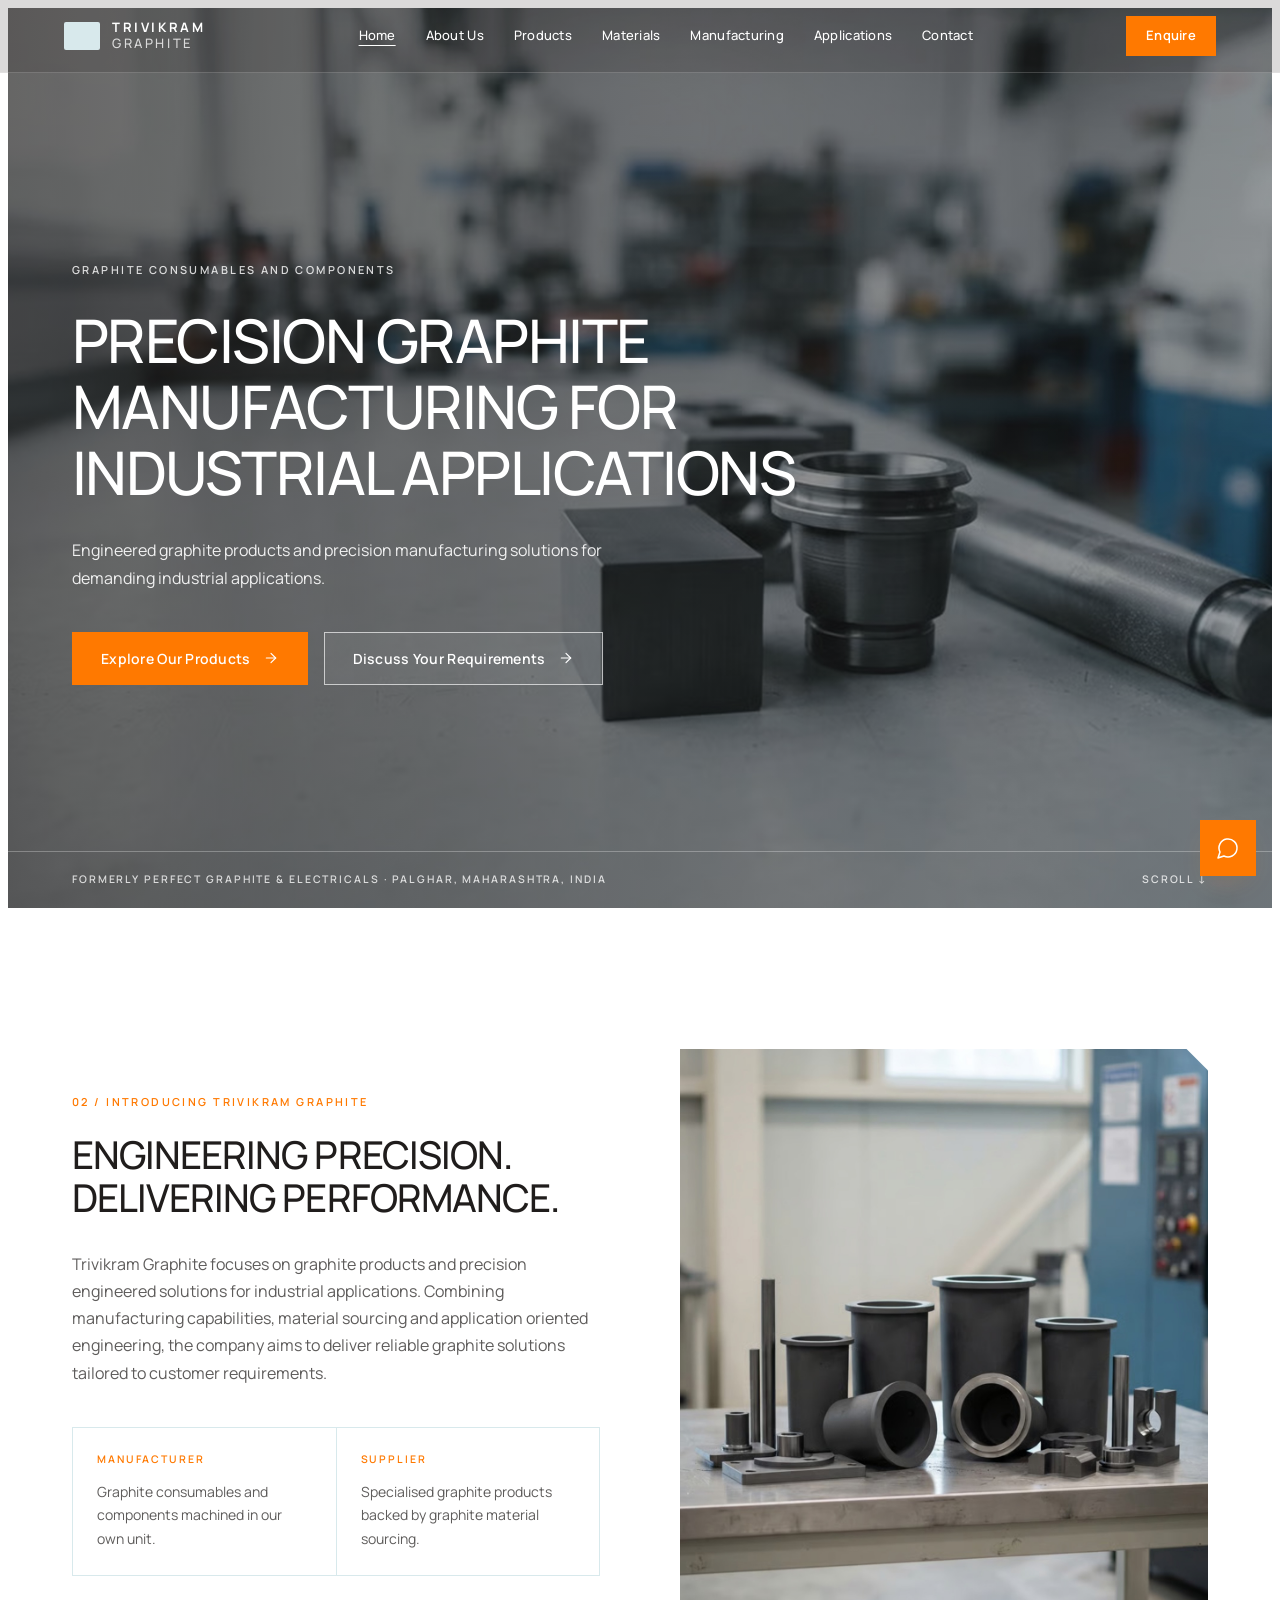
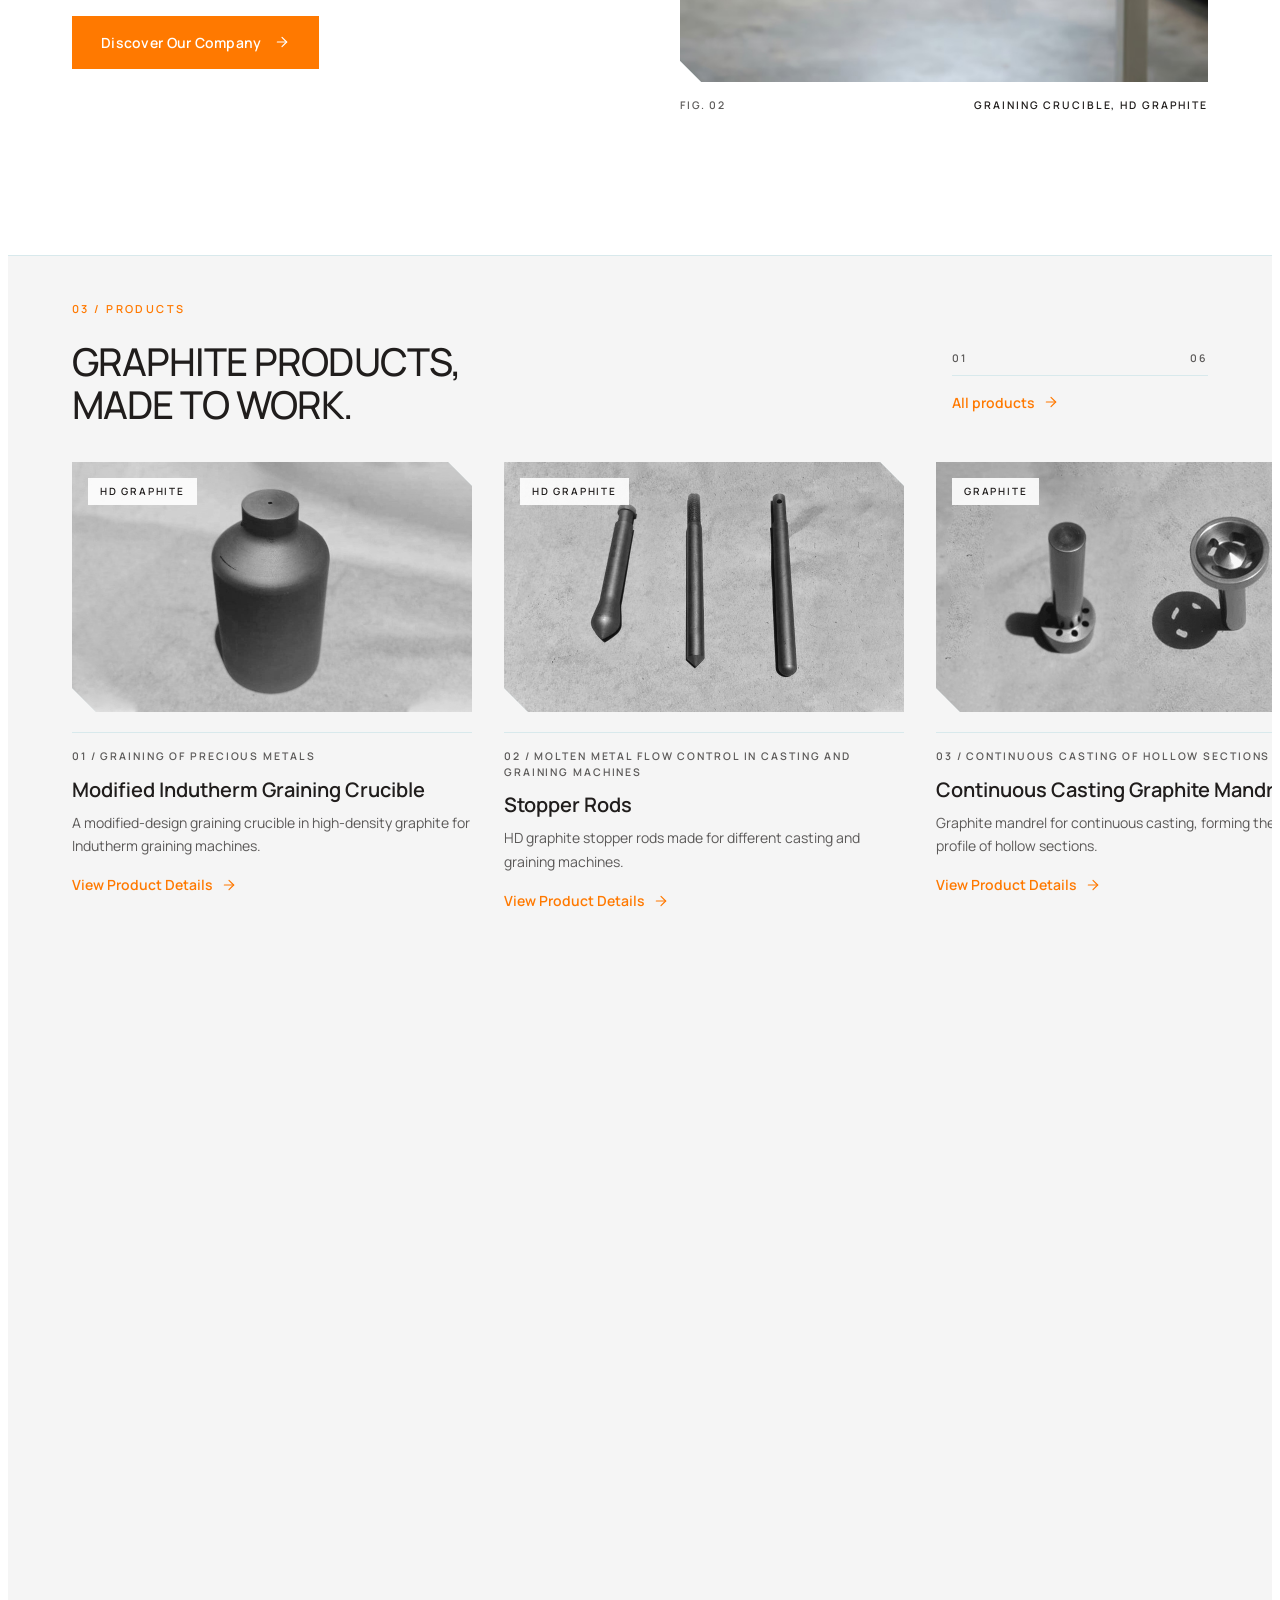
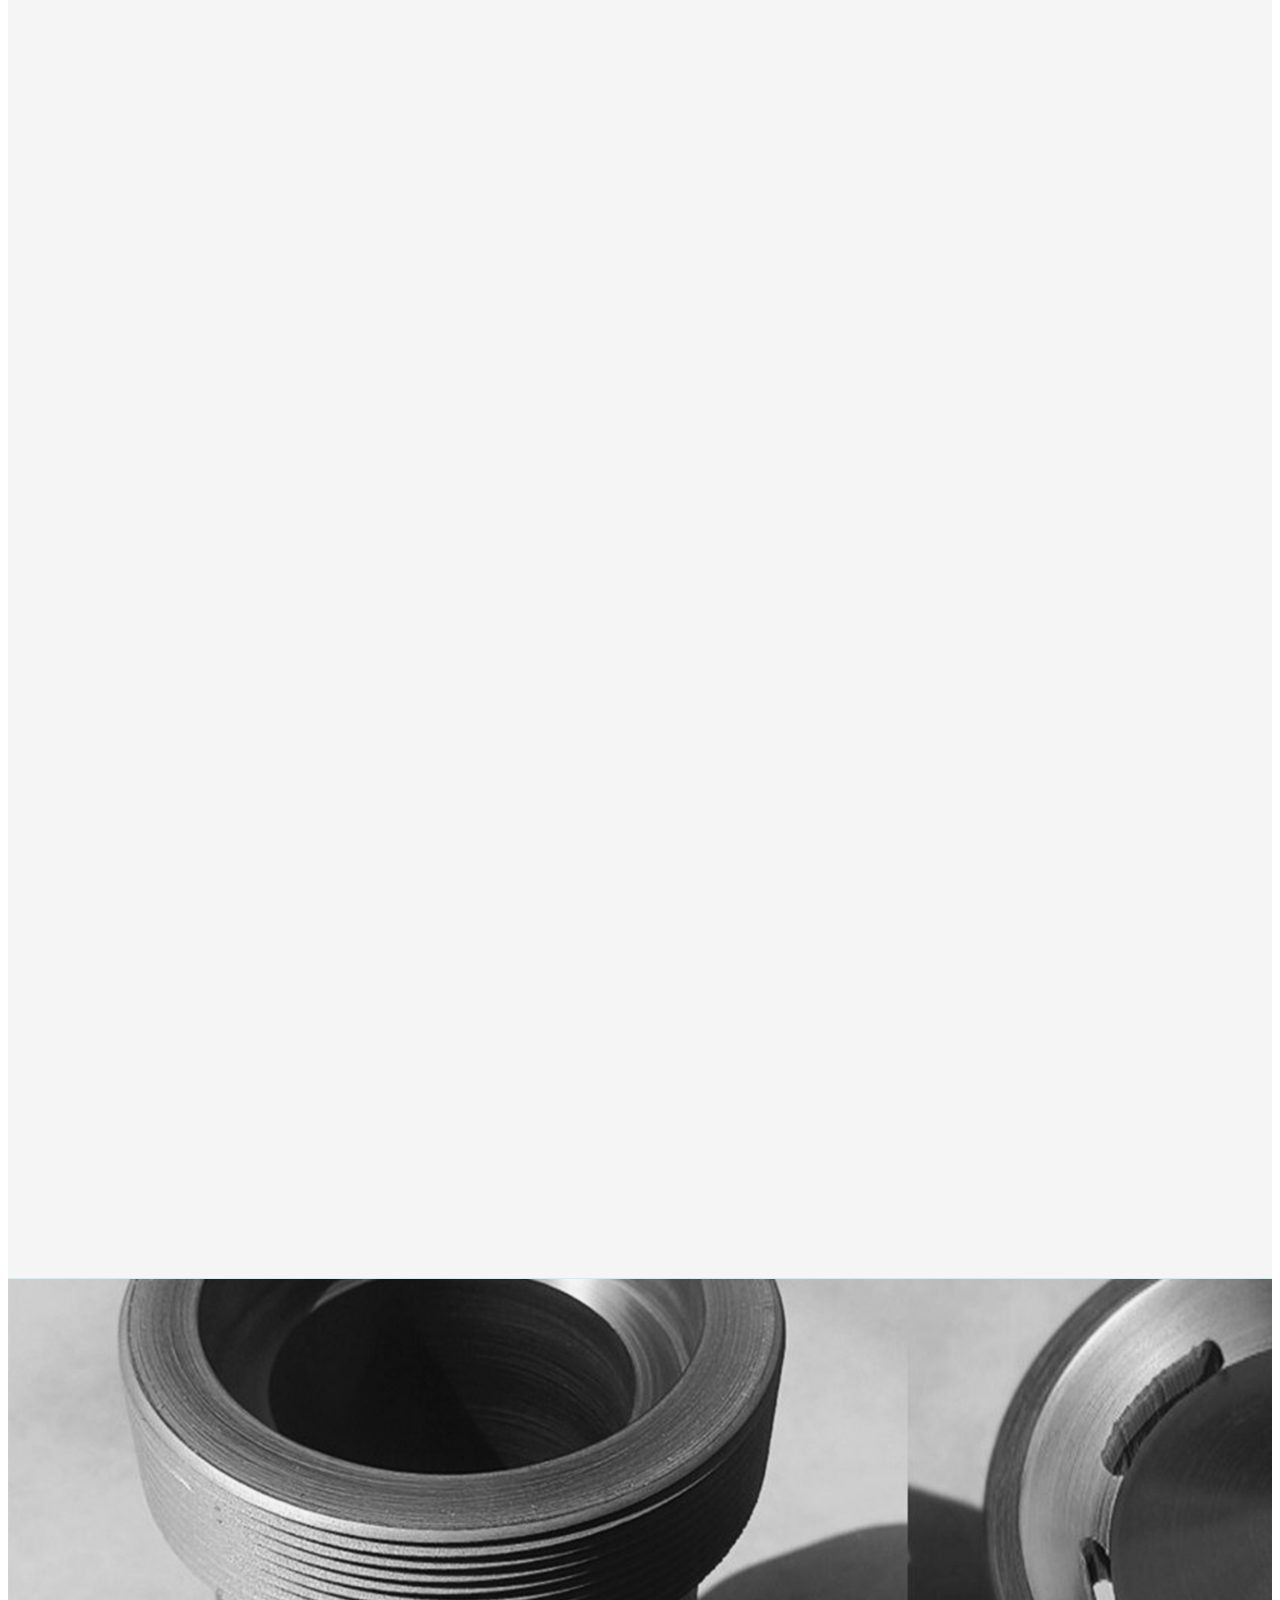
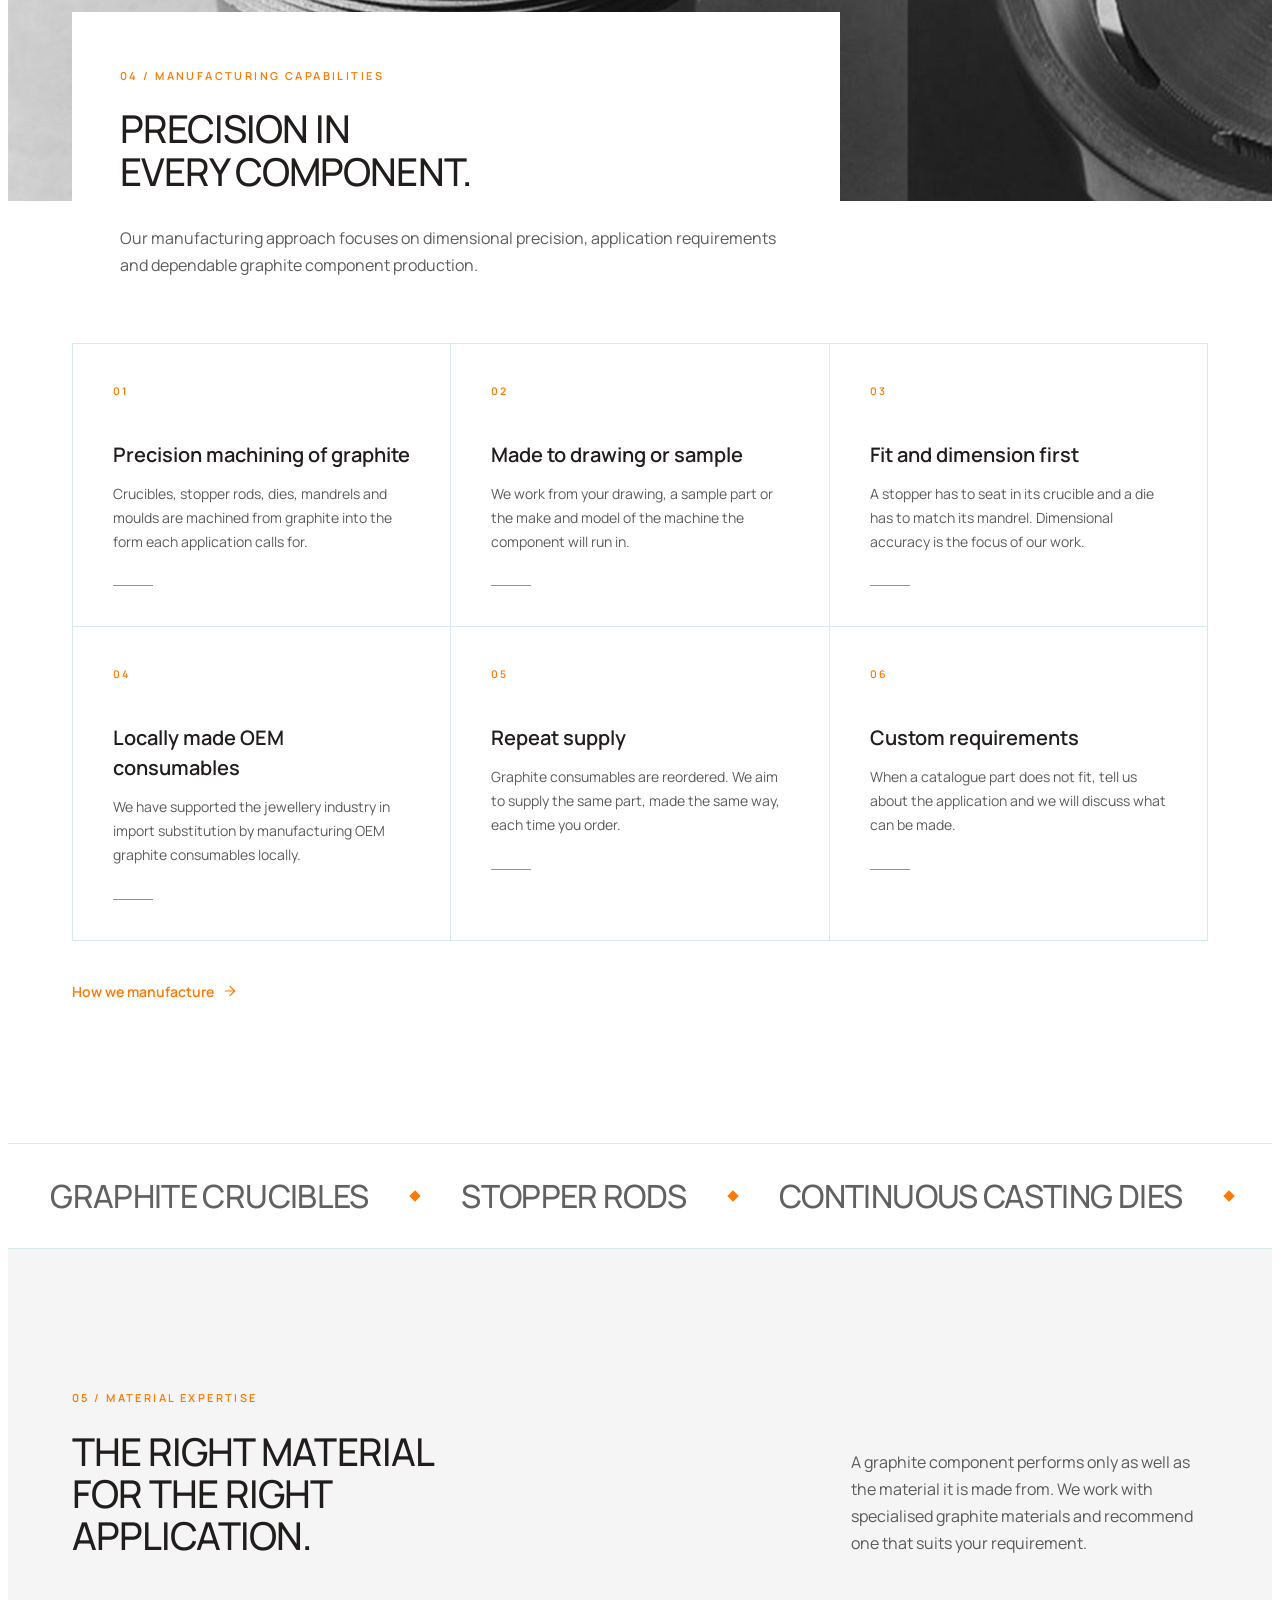
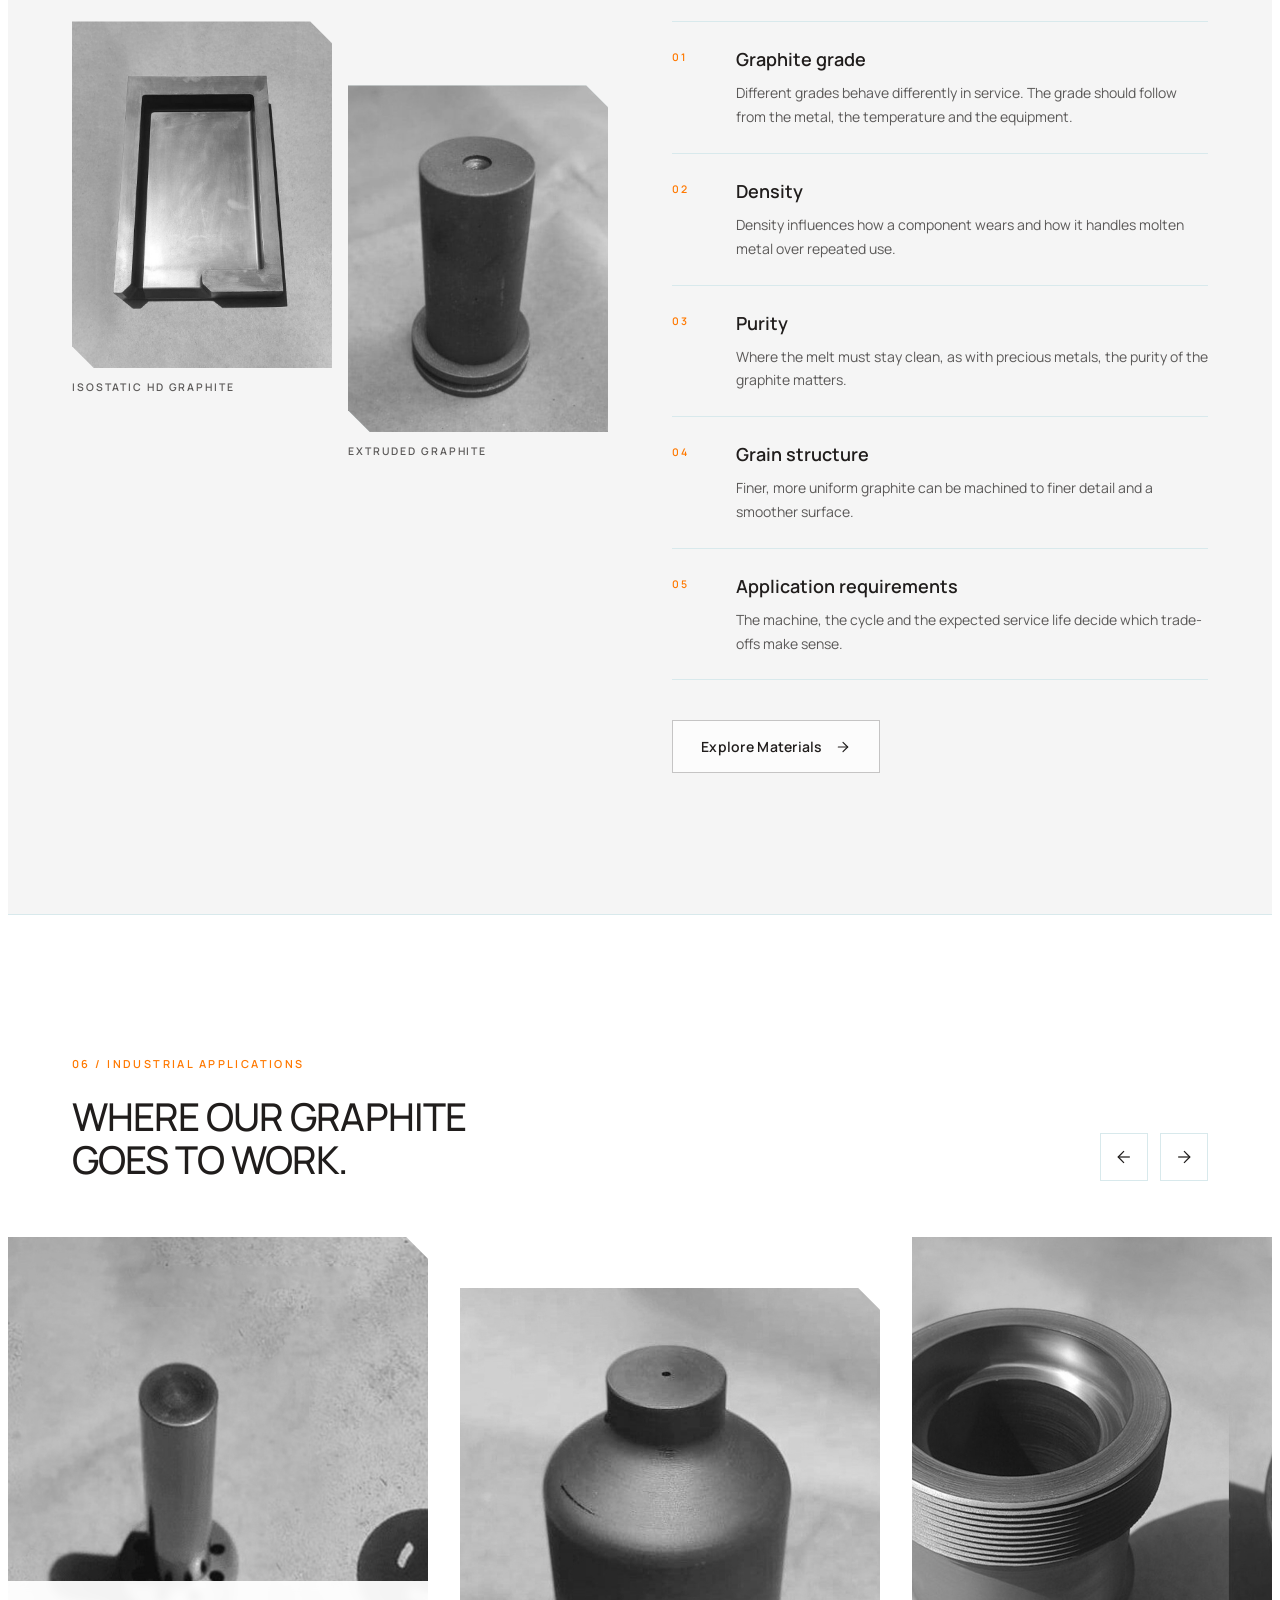
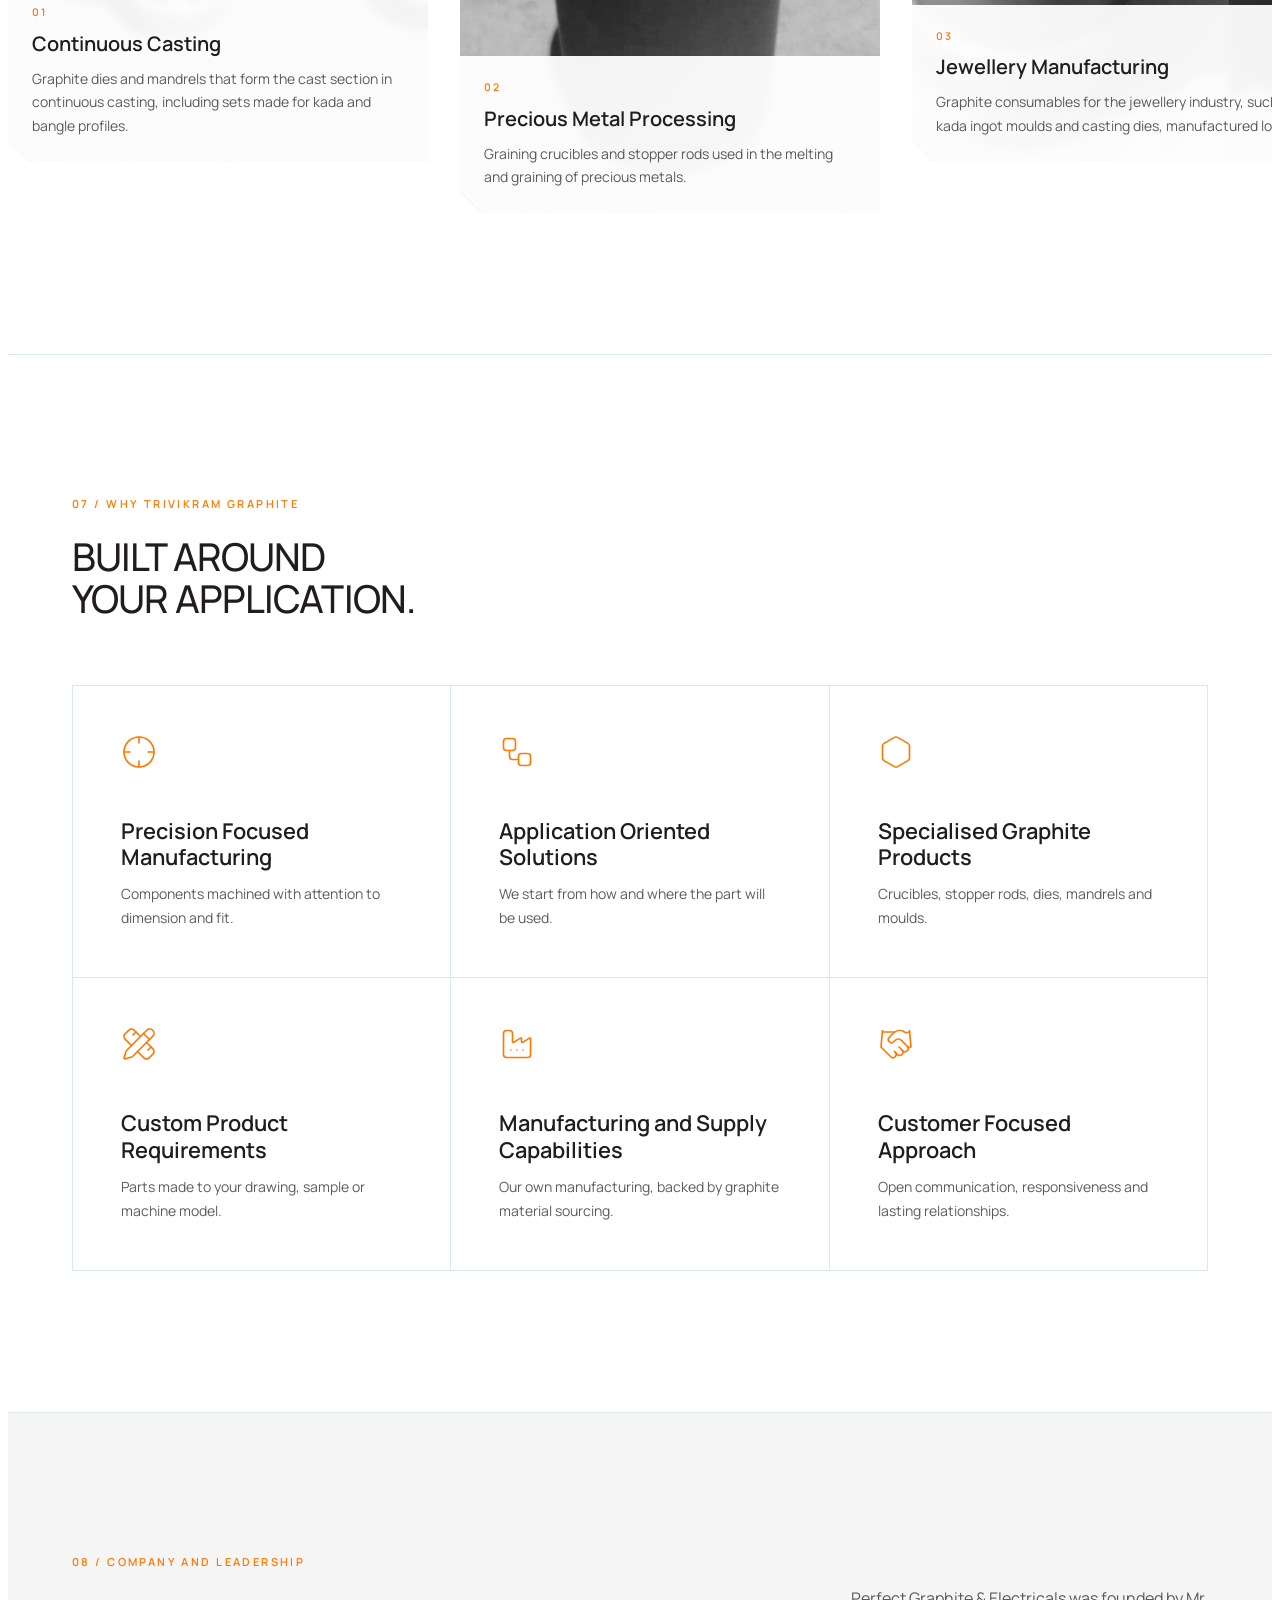
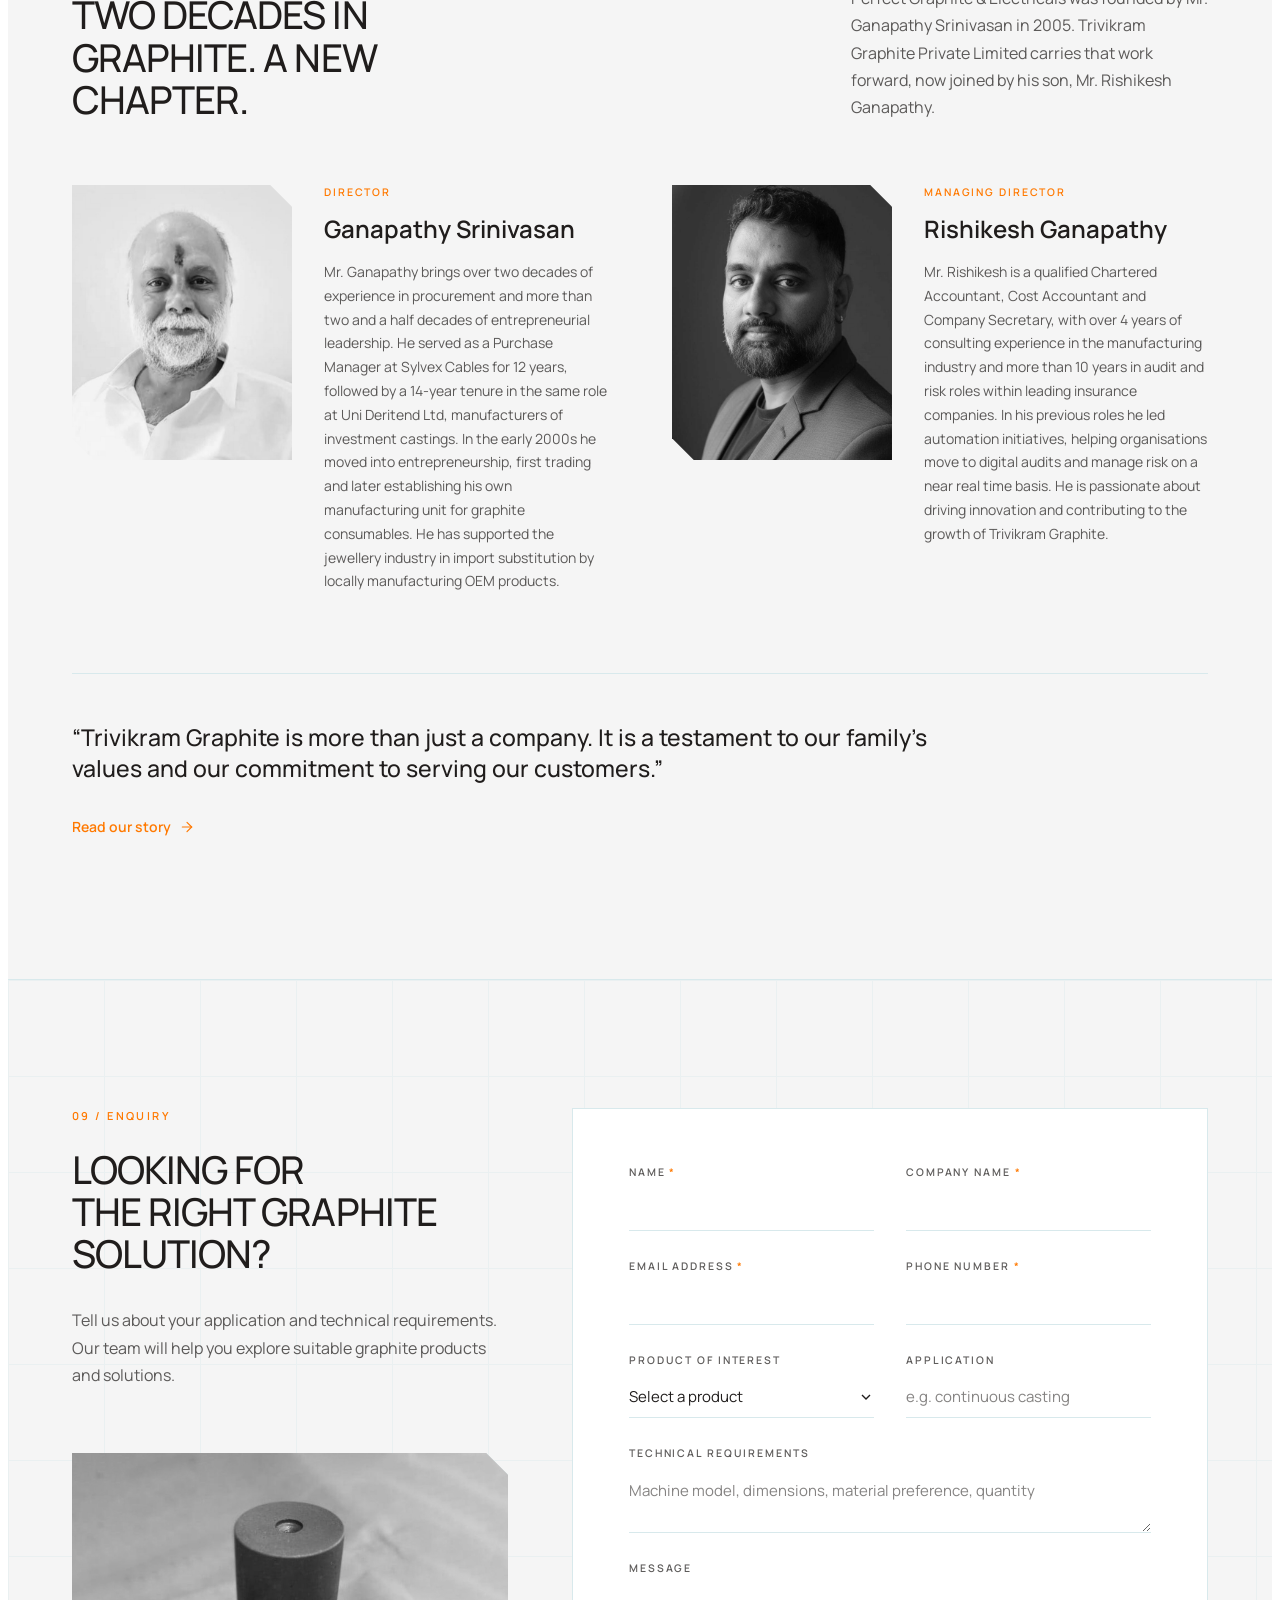
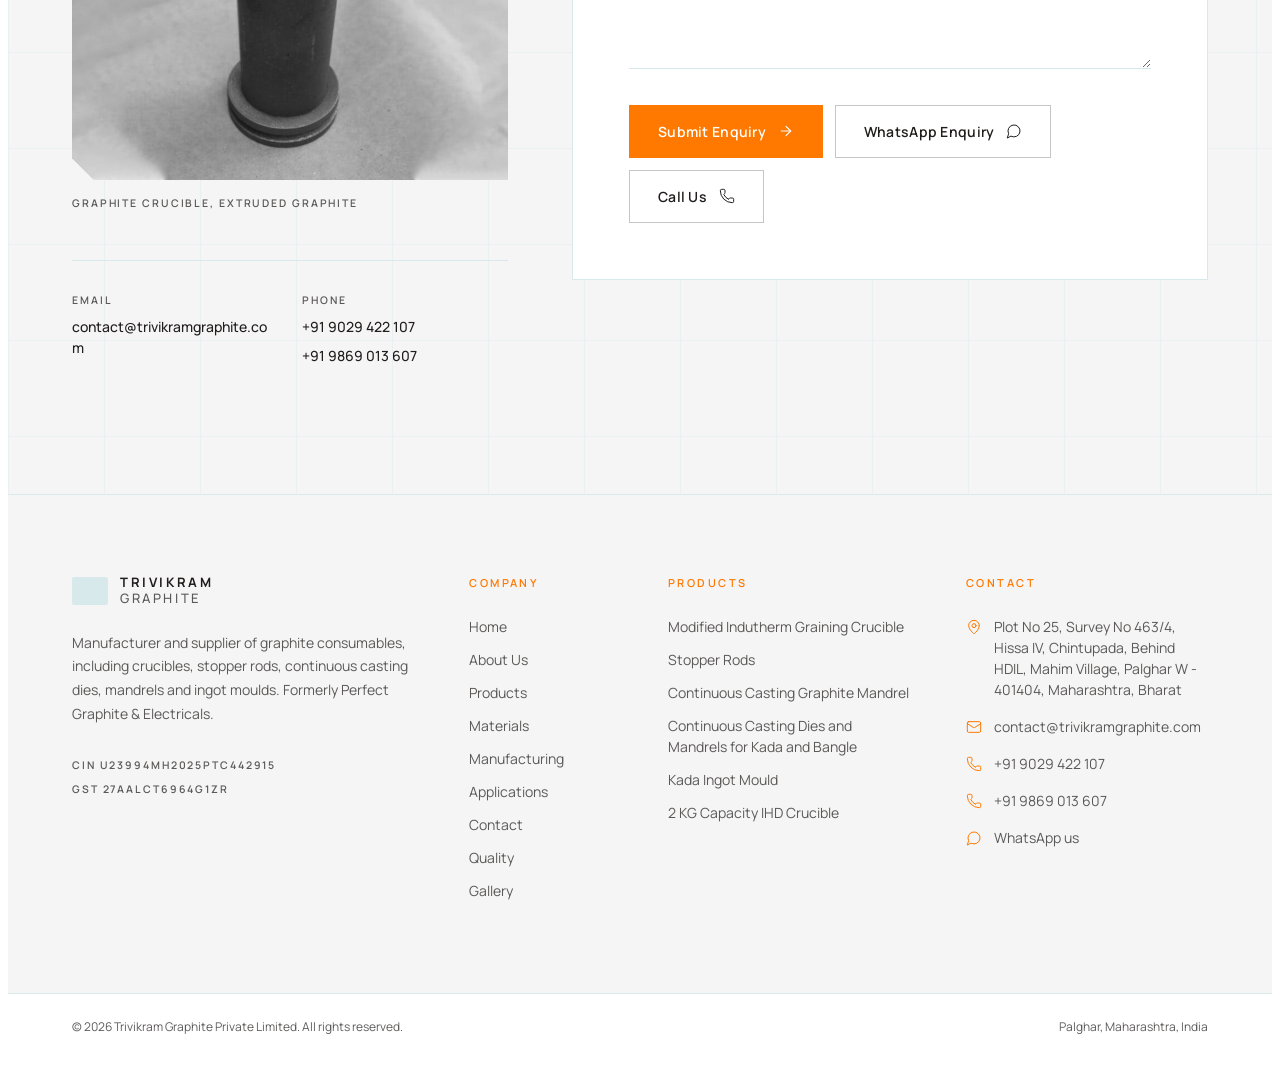
<file: index.html>
<!DOCTYPE html>
<html lang="en-IN">
<head>
<meta charset="utf-8">
<meta name="viewport" content="width=device-width,initial-scale=1">
<title>Precision Graphite Manufacturing for Industrial Applications | Trivikram Graphite</title>
<meta name="description" content="Trivikram Graphite manufactures and supplies graphite crucibles, stopper rods, continuous casting dies, mandrels and ingot moulds for industrial applications. Palghar, Maharashtra, India.">
<meta name="robots" content="index, follow, max-image-preview:large, max-snippet:-1">
<meta name="author" content="Trivikram Graphite Private Limited">
<meta name="theme-color" content="#ffffff">
<meta name="geo.region" content="IN-MH"><meta name="geo.placename" content="Palghar">
<link rel="canonical" href="https://www.trivikramgraphite.com/">
<link rel="alternate" hreflang="en-IN" href="https://www.trivikramgraphite.com/"><link rel="alternate" hreflang="x-default" href="https://www.trivikramgraphite.com/">
<meta property="og:type" content="website"><meta property="og:site_name" content="Trivikram Graphite"><meta property="og:locale" content="en_IN">
<meta property="og:title" content="Precision Graphite Manufacturing for Industrial Applications | Trivikram Graphite"><meta property="og:description" content="Trivikram Graphite manufactures and supplies graphite crucibles, stopper rods, continuous casting dies, mandrels and ingot moulds for industrial applications. Palghar, Maharashtra, India."><meta property="og:url" content="https://www.trivikramgraphite.com/">
<meta property="og:image" content="https://www.trivikramgraphite.com/images/og-home.jpg"><meta property="og:image:alt" content="Precision graphite components by Trivikram Graphite">
<meta name="twitter:card" content="summary_large_image"><meta name="twitter:title" content="Precision Graphite Manufacturing for Industrial Applications | Trivikram Graphite"><meta name="twitter:description" content="Trivikram Graphite manufactures and supplies graphite crucibles, stopper rods, continuous casting dies, mandrels and ingot moulds for industrial applications. Palghar, Maharashtra, India."><meta name="twitter:image" content="https://www.trivikramgraphite.com/images/og-home.jpg">
<link rel="icon" href="images/favicon.png" type="image/png"><link rel="sitemap" type="application/xml" href="sitemap.xml">
<link rel="preconnect" href="https://fonts.googleapis.com"><link rel="preconnect" href="https://fonts.gstatic.com" crossorigin>
<link rel="stylesheet" href="https://fonts.googleapis.com/css2?family=Inter:wght@400;500;600&family=Manrope:wght@300;400;500;600;700&display=swap">
<link rel="stylesheet" href="css/style.css">
<script type="application/ld+json">{"@context": "https://schema.org", "@graph": [{"@type": "Organization", "@id": "https://www.trivikramgraphite.com/#org", "name": "Trivikram Graphite Private Limited", "alternateName": ["Trivikram Graphite", "Perfect Graphite & Electricals"], "url": "https://www.trivikramgraphite.com/", "email": "contact@trivikramgraphite.com", "telephone": "+919029422107", "foundingDate": "2005", "address": {"@type": "PostalAddress", "streetAddress": "Plot No 25, Survey No 463/4, Hissa IV, Chintupada, Behind HDIL, Mahim Village", "addressLocality": "Palghar West", "postalCode": "401404", "addressRegion": "Maharashtra", "addressCountry": "IN"}}, {"@type": "WebSite", "@id": "https://www.trivikramgraphite.com/#site", "url": "https://www.trivikramgraphite.com/", "name": "Trivikram Graphite", "inLanguage": "en-IN", "publisher": {"@id": "https://www.trivikramgraphite.com/#org"}}, {"@type": "WebPage", "@id": "https://www.trivikramgraphite.com/#home", "url": "https://www.trivikramgraphite.com/", "name": "Precision Graphite Manufacturing for Industrial Applications | Trivikram Graphite", "description": "Trivikram Graphite manufactures and supplies graphite crucibles, stopper rods, continuous casting dies, mandrels and ingot moulds for industrial applications. Palghar, Maharashtra, India.", "isPartOf": {"@id": "https://www.trivikramgraphite.com/#site"}, "about": {"@id": "https://www.trivikramgraphite.com/#org"}}, {"@type": "ItemList", "name": "Graphite products", "itemListElement": [{"@type": "ListItem", "position": 1, "name": "Modified Indutherm Graining Crucible", "url": "https://www.trivikramgraphite.com/products/modified-indutherm-graining-crucible.html"}, {"@type": "ListItem", "position": 2, "name": "Stopper Rods", "url": "https://www.trivikramgraphite.com/products/stopper-rods.html"}, {"@type": "ListItem", "position": 3, "name": "Continuous Casting Graphite Mandrel", "url": "https://www.trivikramgraphite.com/products/continuous-casting-graphite-mandrel.html"}, {"@type": "ListItem", "position": 4, "name": "Continuous Casting Dies and Mandrels for Kada and Bangle", "url": "https://www.trivikramgraphite.com/products/continuous-casting-dies-mandrels-kada-bangle.html"}, {"@type": "ListItem", "position": 5, "name": "Kada Ingot Mould", "url": "https://www.trivikramgraphite.com/products/kada-ingot-mould.html"}, {"@type": "ListItem", "position": 6, "name": "2 KG Capacity IHD Crucible", "url": "https://www.trivikramgraphite.com/products/2-kg-capacity-ihd-crucible.html"}]}]}</script>
</head>
<body data-theme="modern">
<a class="skip" href="#main">Skip to main content</a>
<header class="hdr" id="hdr"><div class="container in">
<a class="logo" href="index.html" aria-label="Trivikram Graphite home"><span class="mark" aria-hidden="true"></span><b>Trivikram<i>Graphite</i></b></a>
<nav class="nav" aria-label="Primary"><a href="index.html" aria-current="page">Home</a><a href="about.html">About Us</a><a href="products.html">Products</a><a href="materials.html">Materials</a><a href="manufacturing.html">Manufacturing</a><a href="applications.html">Applications</a><a href="contact.html">Contact</a></nav>
<div class="r"><a class="enq" href="contact.html">Enquire</a><button class="burger" id="burger" type="button" aria-label="Open menu" aria-expanded="false" aria-controls="mnav"><svg viewBox="0 0 24 24" fill="none" stroke="currentColor" stroke-width="1.5" stroke-linecap="round" stroke-linejoin="round" aria-hidden="true"><path d="M4 12h16"/><path d="M4 18h16"/><path d="M4 6h16"/></svg></button></div></div>
<nav class="mnav" id="mnav" aria-label="Mobile"><a href="index.html" aria-current="page">Home</a><a href="about.html">About Us</a><a href="products.html">Products</a><a href="materials.html">Materials</a><a href="manufacturing.html">Manufacturing</a><a href="applications.html">Applications</a><a href="contact.html">Contact</a><a href="contact.html">Enquire</a></nav></header>

<main id="main">
<section class="hh" aria-labelledby="h1">
<div class="bg"><img src="images/index/hero.jpg" alt="Graphite components in an industrial graphite manufacturing environment" fetchpriority="high"></div>
<div class="container body"><p class="eyebrow">Graphite consumables and components</p>
<h1 class="d-xl" id="h1" style="margin-top:28px"><span>Precision graphite</span><span>manufacturing for</span><span>industrial applications</span></h1>
<p class="lead">Engineered graphite products and precision manufacturing solutions for demanding industrial applications.</p>
<div class="cta"><a class="btn btn-p" href="#products"><span>Explore Our Products</span><svg viewBox="0 0 24 24" fill="none" stroke="currentColor" stroke-width="1.75" stroke-linecap="round" stroke-linejoin="round" aria-hidden="true"><path d="M5 12h14"/><path d="m12 5 7 7-7 7"/></svg></a><a class="btn btn-g" href="contact.html"><span>Discuss Your Requirements</span><svg viewBox="0 0 24 24" fill="none" stroke="currentColor" stroke-width="1.75" stroke-linecap="round" stroke-linejoin="round" aria-hidden="true"><path d="M5 12h14"/><path d="m12 5 7 7-7 7"/></svg></a></div></div>
<div class="foot"><div class="container"><p class="label">Formerly Perfect Graphite &amp; Electricals &#183; Palghar, Maharashtra, India</p><a class="label" href="#intro">Scroll &darr;</a></div></div></section>

<section class="sec lg intro" id="intro" aria-labelledby="h2"><div class="container g gap-20">
<div class="s6"><p class="eyebrow">02 / Introducing Trivikram Graphite</p><h2 class="d-lg" id="h2"><span>Engineering precision.</span><span>Delivering performance.</span></h2>
<p class="lead" data-r>Trivikram Graphite focuses on graphite products and precision engineered solutions for industrial applications. Combining manufacturing capabilities, material sourcing and application oriented engineering, the company aims to deliver reliable graphite solutions tailored to customer requirements.</p>
<dl class="dl" data-r><div><dt class="label b">Manufacturer</dt><dd>Graphite consumables and components machined in our own unit.</dd></div><div><dt class="label b">Supplier</dt><dd>Specialised graphite products backed by graphite material sourcing.</dd></div></dl>
<a class="btn btn-p" href="about.html"><span>Discover Our Company</span><svg viewBox="0 0 24 24" fill="none" stroke="currentColor" stroke-width="1.75" stroke-linecap="round" stroke-linejoin="round" aria-hidden="true"><path d="M5 12h14"/><path d="m12 5 7 7-7 7"/></svg></a></div>
<figure class="s6" data-r><div class="ph r56"><img src="images/index/graining-crucible.jpg" alt="Graphite crucibles and precision components, including a graining crucible" loading="lazy" decoding="async"></div><figcaption class="cap2"><span class="label">Fig. 02</span><span class="label ink">Graining crucible, HD graphite</span></figcaption></figure></div></section>

<section class="pshow" id="products" aria-labelledby="h3"><div class="pshow-pin"><div class="container head"><div><p class="eyebrow">03 / Products</p><h2 class="d-lg" id="h3"><span>Graphite products,</span><span>made to work.</span></h2></div>
<div class="prog"><div class="s"><span class="label">01</span><span class="label">06</span></div><div class="bar"><i id="pbar"></i></div><a class="tlink" href="products.html"><span>All products</span><svg viewBox="0 0 24 24" fill="none" stroke="currentColor" stroke-width="1.75" stroke-linecap="round" stroke-linejoin="round" aria-hidden="true"><path d="M5 12h14"/><path d="m12 5 7 7-7 7"/></svg></a></div></div>
<div class="track" id="ptrack" tabindex="0" aria-label="Products carousel"><div class="row"><article class="pc"><a class="ph" href="products/modified-indutherm-graining-crucible.html" aria-label="Modified Indutherm Graining Crucible"><img src="images/index/01-graphite-crucible.jpg" alt="Precision manufactured graphite crucible by Trivikram Graphite" loading="lazy" decoding="async"><span class="tag">HD Graphite</span><span class="go"><svg viewBox="0 0 24 24" fill="none" stroke="currentColor" stroke-width="1.5" stroke-linecap="round" stroke-linejoin="round" aria-hidden="true"><path d="M7 7h10v10"/><path d="M7 17 17 7"/></svg></span></a><div class="t"><p class="label">01 / Graining of precious metals</p><h3><a href="products/modified-indutherm-graining-crucible.html">Modified Indutherm Graining Crucible</a></h3><p class="small">A modified-design graining crucible in high-density graphite for Indutherm graining machines.</p><a class="tlink" href="products/modified-indutherm-graining-crucible.html" aria-label="View details of Modified Indutherm Graining Crucible"><span>View Product Details</span><svg viewBox="0 0 24 24" fill="none" stroke="currentColor" stroke-width="1.75" stroke-linecap="round" stroke-linejoin="round" aria-hidden="true"><path d="M5 12h14"/><path d="m12 5 7 7-7 7"/></svg></a></div></article><article class="pc"><a class="ph" href="products/stopper-rods.html" aria-label="Stopper Rods"><img src="images/index/02-Stopper-Rods.jpg" alt="Graphite stopper rods for molten metal flow control" loading="lazy" decoding="async"><span class="tag">HD Graphite</span><span class="go"><svg viewBox="0 0 24 24" fill="none" stroke="currentColor" stroke-width="1.5" stroke-linecap="round" stroke-linejoin="round" aria-hidden="true"><path d="M7 7h10v10"/><path d="M7 17 17 7"/></svg></span></a><div class="t"><p class="label">02 / Molten metal flow control in casting and graining machines</p><h3><a href="products/stopper-rods.html">Stopper Rods</a></h3><p class="small">HD graphite stopper rods made for different casting and graining machines.</p><a class="tlink" href="products/stopper-rods.html" aria-label="View details of Stopper Rods"><span>View Product Details</span><svg viewBox="0 0 24 24" fill="none" stroke="currentColor" stroke-width="1.75" stroke-linecap="round" stroke-linejoin="round" aria-hidden="true"><path d="M5 12h14"/><path d="m12 5 7 7-7 7"/></svg></a></div></article><article class="pc"><a class="ph" href="products/continuous-casting-graphite-mandrel.html" aria-label="Continuous Casting Graphite Mandrel"><img src="images/index/03-Continuous-Casting-Graphite.jpg" alt="Continuous casting graphite mandrel" loading="lazy" decoding="async"><span class="tag">Graphite</span><span class="go"><svg viewBox="0 0 24 24" fill="none" stroke="currentColor" stroke-width="1.5" stroke-linecap="round" stroke-linejoin="round" aria-hidden="true"><path d="M7 7h10v10"/><path d="M7 17 17 7"/></svg></span></a><div class="t"><p class="label">03 / Continuous casting of hollow sections</p><h3><a href="products/continuous-casting-graphite-mandrel.html">Continuous Casting Graphite Mandrel</a></h3><p class="small">Graphite mandrel for continuous casting, forming the inner profile of hollow sections.</p><a class="tlink" href="products/continuous-casting-graphite-mandrel.html" aria-label="View details of Continuous Casting Graphite Mandrel"><span>View Product Details</span><svg viewBox="0 0 24 24" fill="none" stroke="currentColor" stroke-width="1.75" stroke-linecap="round" stroke-linejoin="round" aria-hidden="true"><path d="M5 12h14"/><path d="m12 5 7 7-7 7"/></svg></a></div></article><article class="pc"><a class="ph" href="products/continuous-casting-dies-mandrels-kada-bangle.html" aria-label="Continuous Casting Dies and Mandrels for Kada and Bangle"><img src="images/index/04-Kada-Bangle.jpg" alt="Graphite dies and mandrels for Kada and bangle manufacturing" loading="lazy" decoding="async"><span class="tag">Isostatic HD Graphite</span><span class="go"><svg viewBox="0 0 24 24" fill="none" stroke="currentColor" stroke-width="1.5" stroke-linecap="round" stroke-linejoin="round" aria-hidden="true"><path d="M7 7h10v10"/><path d="M7 17 17 7"/></svg></span></a><div class="t"><p class="label">04 / Continuous casting for kada and bangle manufacturing</p><h3><a href="products/continuous-casting-dies-mandrels-kada-bangle.html">Continuous Casting Dies and Mandrels for Kada and Bangle</a></h3><p class="small">Continuous casting die and mandrel sets in isostatic HD graphite for kada and bangle sections.</p><a class="tlink" href="products/continuous-casting-dies-mandrels-kada-bangle.html" aria-label="View details of Continuous Casting Dies and Mandrels for Kada and Bangle"><span>View Product Details</span><svg viewBox="0 0 24 24" fill="none" stroke="currentColor" stroke-width="1.75" stroke-linecap="round" stroke-linejoin="round" aria-hidden="true"><path d="M5 12h14"/><path d="m12 5 7 7-7 7"/></svg></a></div></article><article class="pc"><a class="ph" href="products/kada-ingot-mould.html" aria-label="Kada Ingot Mould"><img src="images/index/05-Kada-Ingot-Mould.jpg" alt="Graphite ingot mould for metal casting" loading="lazy" decoding="async"><span class="tag">Isostatic HD Graphite</span><span class="go"><svg viewBox="0 0 24 24" fill="none" stroke="currentColor" stroke-width="1.5" stroke-linecap="round" stroke-linejoin="round" aria-hidden="true"><path d="M7 7h10v10"/><path d="M7 17 17 7"/></svg></span></a><div class="t"><p class="label">05 / Ingot casting for kada production</p><h3><a href="products/kada-ingot-mould.html">Kada Ingot Mould</a></h3><p class="small">Ingot mould machined from isostatic HD graphite for kada production.</p><a class="tlink" href="products/kada-ingot-mould.html" aria-label="View details of Kada Ingot Mould"><span>View Product Details</span><svg viewBox="0 0 24 24" fill="none" stroke="currentColor" stroke-width="1.75" stroke-linecap="round" stroke-linejoin="round" aria-hidden="true"><path d="M5 12h14"/><path d="m12 5 7 7-7 7"/></svg></a></div></article><article class="pc"><a class="ph" href="products/2-kg-capacity-ihd-crucible.html" aria-label="2 KG Capacity IHD Crucible"><img src="images/index/06-IHD-Crucible.jpg" alt="IHD graphite crucible" loading="lazy" decoding="async"><span class="tag">Extruded Graphite</span><span class="go"><svg viewBox="0 0 24 24" fill="none" stroke="currentColor" stroke-width="1.5" stroke-linecap="round" stroke-linejoin="round" aria-hidden="true"><path d="M7 7h10v10"/><path d="M7 17 17 7"/></svg></span></a><div class="t"><p class="label">06 / Melting applications</p><h3><a href="products/2-kg-capacity-ihd-crucible.html">2 KG Capacity IHD Crucible</a></h3><p class="small">A 2 kg capacity IHD crucible made from extruded graphite.</p><a class="tlink" href="products/2-kg-capacity-ihd-crucible.html" aria-label="View details of 2 KG Capacity IHD Crucible"><span>View Product Details</span><svg viewBox="0 0 24 24" fill="none" stroke="currentColor" stroke-width="1.75" stroke-linecap="round" stroke-linejoin="round" aria-hidden="true"><path d="M5 12h14"/><path d="m12 5 7 7-7 7"/></svg></a></div></article><div class="more"><p class="label">Need something else?</p><p class="q">Components made to your drawing, sample or machine model.</p><a class="tlink" href="contact.html"><span>Discuss a custom part</span><svg viewBox="0 0 24 24" fill="none" stroke="currentColor" stroke-width="1.75" stroke-linecap="round" stroke-linejoin="round" aria-hidden="true"><path d="M5 12h14"/><path d="m12 5 7 7-7 7"/></svg></a></div></div></div></div></section>

<section class="mfg" id="manufacturing" aria-labelledby="h4"><div class="top"><div class="ph"><img src="images/index/home-featured-die-mandrel.jpg" alt="Precision graphite die and mandrel components" loading="lazy" decoding="async"></div>
<div class="tt"><div class="container"><div class="box"><p class="eyebrow">04 / Manufacturing capabilities</p><h2 class="d-lg" id="h4"><span>Precision in</span><span>every component.</span></h2></div></div></div></div>
<div class="container body"><p class="lead intro2" data-r>Our manufacturing approach focuses on dimensional precision, application requirements and dependable graphite component production.</p><div class="cells"><article class="cell" data-r><span class="label b">01</span><h3>Precision machining of graphite</h3><p class="small">Crucibles, stopper rods, dies, mandrels and moulds are machined from graphite into the form each application calls for.</p><hr></article><article class="cell" data-r><span class="label b">02</span><h3>Made to drawing or sample</h3><p class="small">We work from your drawing, a sample part or the make and model of the machine the component will run in.</p><hr></article><article class="cell" data-r><span class="label b">03</span><h3>Fit and dimension first</h3><p class="small">A stopper has to seat in its crucible and a die has to match its mandrel. Dimensional accuracy is the focus of our work.</p><hr></article><article class="cell" data-r><span class="label b">04</span><h3>Locally made OEM consumables</h3><p class="small">We have supported the jewellery industry in import substitution by manufacturing OEM graphite consumables locally.</p><hr></article><article class="cell" data-r><span class="label b">05</span><h3>Repeat supply</h3><p class="small">Graphite consumables are reordered. We aim to supply the same part, made the same way, each time you order.</p><hr></article><article class="cell" data-r><span class="label b">06</span><h3>Custom requirements</h3><p class="small">When a catalogue part does not fit, tell us about the application and we will discuss what can be made.</p><hr></article></div><a class="tlink" href="manufacturing.html"><span>How we manufacture</span><svg viewBox="0 0 24 24" fill="none" stroke="currentColor" stroke-width="1.75" stroke-linecap="round" stroke-linejoin="round" aria-hidden="true"><path d="M5 12h14"/><path d="m12 5 7 7-7 7"/></svg></a></div></section>

<div class="marq" aria-hidden="true"><div class="tr"><ul><li><span>Graphite Crucibles</span></li><li><span>Stopper Rods</span></li><li><span>Continuous Casting Dies</span></li><li><span>Mandrels</span></li><li><span>Ingot Moulds</span></li><li><span>Isostatic HD Graphite</span></li><li><span>Extruded Graphite</span></li><li><span>Made to Drawing</span></li></ul><ul><li><span>Graphite Crucibles</span></li><li><span>Stopper Rods</span></li><li><span>Continuous Casting Dies</span></li><li><span>Mandrels</span></li><li><span>Ingot Moulds</span></li><li><span>Isostatic HD Graphite</span></li><li><span>Extruded Graphite</span></li><li><span>Made to Drawing</span></li></ul></div></div>

<section class="sec lg mist" id="materials" aria-labelledby="h5"><div class="container"><div class="g" style="align-items:start"><div class="s8"><p class="eyebrow">05 / Material expertise</p><h2 class="d-lg" id="h5"><span>The right material</span><span>for the right</span><span>application.</span></h2></div><p class="lead s4 end">A graphite component performs only as well as the material it is made from. We work with specialised graphite materials and recommend one that suits your requirement.</p></div>
<div class="mat"><div class="pair"><div data-r><div class="ph r34"><img src="images/index/05-Kada-Ingot-Mould.jpg" alt="Machined mould made from isostatic HD graphite" loading="lazy" decoding="async"></div><p class="label">Isostatic HD graphite</p></div><div data-r><div class="ph r34"><img src="images/index/06-IHD-Crucible.jpg" alt="Crucible made from extruded graphite" loading="lazy" decoding="async"></div><p class="label">Extruded graphite</p></div></div>
<div><ol class="factors"><li data-r><span class="label b">01</span><div><h3>Graphite grade</h3><p class="small">Different grades behave differently in service. The grade should follow from the metal, the temperature and the equipment.</p></div></li><li data-r><span class="label b">02</span><div><h3>Density</h3><p class="small">Density influences how a component wears and how it handles molten metal over repeated use.</p></div></li><li data-r><span class="label b">03</span><div><h3>Purity</h3><p class="small">Where the melt must stay clean, as with precious metals, the purity of the graphite matters.</p></div></li><li data-r><span class="label b">04</span><div><h3>Grain structure</h3><p class="small">Finer, more uniform graphite can be machined to finer detail and a smoother surface.</p></div></li><li data-r><span class="label b">05</span><div><h3>Application requirements</h3><p class="small">The machine, the cycle and the expected service life decide which trade-offs make sense.</p></div></li></ol><a class="btn btn-g" href="materials.html"><span>Explore Materials</span><svg viewBox="0 0 24 24" fill="none" stroke="currentColor" stroke-width="1.75" stroke-linecap="round" stroke-linejoin="round" aria-hidden="true"><path d="M5 12h14"/><path d="m12 5 7 7-7 7"/></svg></a></div></div></div></section>

<section class="sec lg bt" id="applications" aria-labelledby="h6"><div class="container head"><div><p class="eyebrow">06 / Industrial applications</p><h2 class="d-lg" id="h6"><span>Where our graphite</span><span>goes to work.</span></h2></div>
<div class="arrows"><button type="button" data-dir="-1" aria-label="Previous applications"><svg viewBox="0 0 24 24" fill="none" stroke="currentColor" stroke-width="1.5" aria-hidden="true"><path d="m12 19-7-7 7-7"/><path d="M19 12H5"/></svg></button><button type="button" data-dir="1" aria-label="Next applications"><svg viewBox="0 0 24 24" fill="none" stroke="currentColor" stroke-width="1.5" aria-hidden="true"><path d="M5 12h14"/><path d="m12 5 7 7-7 7"/></svg></button></div></div>
<div class="track" id="ascroll" style="margin-top:56px" tabindex="0" aria-label="Applications carousel"><ul class="row"><li><a class="ac" href="applications.html"><div class="ph"><img src="images/index/03-Continuous-Casting-Graphite.jpg" alt="Graphite continuous casting die and mandrel for hollow sections" loading="lazy" decoding="async"><div class="ov"><span class="label b">01</span><h3>Continuous Casting</h3><p class="small">Graphite dies and mandrels that form the cast section in continuous casting, including sets made for kada and bangle profiles.</p></div></div></a></li><li><a class="ac" href="applications.html"><div class="ph"><img src="images/index/01-graphite-crucible.jpg" alt="Graphite crucible used for precious metal graining" loading="lazy" decoding="async"><div class="ov"><span class="label b">02</span><h3>Precious Metal Processing</h3><p class="small">Graining crucibles and stopper rods used in the melting and graining of precious metals.</p></div></div></a></li><li><a class="ac" href="applications.html"><div class="ph"><img src="images/index/04-Kada-Bangle.jpg" alt="Graphite casting dies for kada and bangle manufacturing" loading="lazy" decoding="async"><div class="ov"><span class="label b">03</span><h3>Jewellery Manufacturing</h3><p class="small">Graphite consumables for the jewellery industry, such as kada ingot moulds and casting dies, manufactured locally.</p></div></div></a></li><li><a class="ac" href="applications.html"><div class="ph"><img src="images/index/06-IHD-Crucible.jpg" alt="IHD graphite crucible for industrial melting" loading="lazy" decoding="async"><div class="ov"><span class="label b">04</span><h3>Industrial Melting Applications</h3><p class="small">Graphite crucibles for melting applications, with the material chosen to suit the metal and the equipment.</p></div></div></a></li><li><a class="ac" href="applications.html"><div class="ph"><img src="images/index/02-Stopper-Rods.jpg" alt="Graphite stopper rods used as precision casting components" loading="lazy" decoding="async"><div class="ov"><span class="label b">05</span><h3>Graphite Tooling and Components</h3><p class="small">Graphite parts machined to a drawing or sample when a standard consumable does not fit the job.</p></div></div></a></li></ul></div></section>

<section class="sec lg bt" id="why" aria-labelledby="s5"><div class="container"><p class="eyebrow">07 / Why Trivikram Graphite</p><h2 class="d-lg" id="s5"><span>Built around</span><span>your application.</span></h2><div class="cards"><article data-r><svg viewBox="0 0 24 24" fill="none" stroke="currentColor" stroke-width="1.1" stroke-linecap="round" stroke-linejoin="round" aria-hidden="true"><circle cx="12" cy="12" r="10"/><line x1="22" x2="18" y1="12" y2="12"/><line x1="6" x2="2" y1="12" y2="12"/><line x1="12" x2="12" y1="6" y2="2"/><line x1="12" x2="12" y1="22" y2="18"/></svg><h3>Precision Focused Manufacturing</h3><p class="small">Components machined with attention to dimension and fit.</p></article><article data-r><svg viewBox="0 0 24 24" fill="none" stroke="currentColor" stroke-width="1.1" stroke-linecap="round" stroke-linejoin="round" aria-hidden="true"><rect width="8" height="8" x="3" y="3" rx="2"/><path d="M7 11v4a2 2 0 0 0 2 2h4"/><rect width="8" height="8" x="13" y="13" rx="2"/></svg><h3>Application Oriented Solutions</h3><p class="small">We start from how and where the part will be used.</p></article><article data-r><svg viewBox="0 0 24 24" fill="none" stroke="currentColor" stroke-width="1.1" stroke-linecap="round" stroke-linejoin="round" aria-hidden="true"><path d="M21 16V8a2 2 0 0 0-1-1.73l-7-4a2 2 0 0 0-2 0l-7 4A2 2 0 0 0 3 8v8a2 2 0 0 0 1 1.73l7 4a2 2 0 0 0 2 0l7-4A2 2 0 0 0 21 16z"/></svg><h3>Specialised Graphite Products</h3><p class="small">Crucibles, stopper rods, dies, mandrels and moulds.</p></article><article data-r><svg viewBox="0 0 24 24" fill="none" stroke="currentColor" stroke-width="1.1" stroke-linecap="round" stroke-linejoin="round" aria-hidden="true"><path d="M13 7 8.7 2.7a2.41 2.41 0 0 0-3.4 0L2.7 5.3a2.41 2.41 0 0 0 0 3.4L7 13"/><path d="m8 6 2-2"/><path d="m18 16 2-2"/><path d="m17 11 4.3 4.3c.94.94.94 2.46 0 3.4l-2.6 2.6c-.94.94-2.46.94-3.4 0L11 17"/><path d="M21.174 6.812a1 1 0 0 0-3.986-3.987L3.842 16.174a2 2 0 0 0-.5.83l-1.321 4.352a.5.5 0 0 0 .623.622l4.353-1.32a2 2 0 0 0 .83-.497z"/><path d="m15 5 4 4"/></svg><h3>Custom Product Requirements</h3><p class="small">Parts made to your drawing, sample or machine model.</p></article><article data-r><svg viewBox="0 0 24 24" fill="none" stroke="currentColor" stroke-width="1.1" stroke-linecap="round" stroke-linejoin="round" aria-hidden="true"><path d="M12 16h.01"/><path d="M16 16h.01"/><path d="M3 19a2 2 0 0 0 2 2h14a2 2 0 0 0 2-2V8.5a.5.5 0 0 0-.769-.422l-4.462 2.844A.5.5 0 0 1 15 10.5v-2a.5.5 0 0 0-.769-.422L9.77 10.922A.5.5 0 0 1 9 10.5V5a2 2 0 0 0-2-2H5a2 2 0 0 0-2 2z"/><path d="M8 16h.01"/></svg><h3>Manufacturing and Supply Capabilities</h3><p class="small">Our own manufacturing, backed by graphite material sourcing.</p></article><article data-r><svg viewBox="0 0 24 24" fill="none" stroke="currentColor" stroke-width="1.1" stroke-linecap="round" stroke-linejoin="round" aria-hidden="true"><path d="m11 17 2 2a1 1 0 1 0 3-3"/><path d="m14 14 2.5 2.5a1 1 0 1 0 3-3l-3.88-3.88a3 3 0 0 0-4.24 0l-.88.88a1 1 0 1 1-3-3l2.81-2.81a5.79 5.79 0 0 1 7.06-.87l.47.28a2 2 0 0 0 1.42.25L21 4"/><path d="m21 3 1 11h-2"/><path d="M3 3 2 14l6.5 6.5a1 1 0 1 0 3-3"/><path d="M3 4h8"/></svg><h3>Customer Focused Approach</h3><p class="small">Open communication, responsiveness and lasting relationships.</p></article></div></div></section>
<section class="sec lg mist bt" id="leadership" aria-labelledby="s3"><div class="container">
<div class="g" style="align-items:start"><div class="s8"><p class="eyebrow">08 / Company and leadership</p><h2 class="d-lg" id="s3"><span>Two decades in</span><span>graphite. A new</span><span>chapter.</span></h2></div><p class="lead s4 end">Perfect Graphite &amp; Electricals was founded by Mr. Ganapathy Srinivasan in 2005. Trivikram Graphite Private Limited carries that work forward, now joined by his son, Mr. Rishikesh Ganapathy.</p></div>
<div class="leaders">
<article class="leader" data-r><div class="ph r45"><img class="portrait" src="images/about-us/ganapathy-srinivasan.jpg" alt="Ganapathy Srinivasan, Director of Trivikram Graphite" loading="lazy" decoding="async"></div><div><p class="label b">Director</p><h3>Ganapathy Srinivasan</h3><p class="small">Mr. Ganapathy brings over two decades of experience in procurement and more than two and a half decades of entrepreneurial leadership. He served as a Purchase Manager at Sylvex Cables for 12 years, followed by a 14-year tenure in the same role at Uni Deritend Ltd, manufacturers of investment castings. In the early 2000s he moved into entrepreneurship, first trading and later establishing his own manufacturing unit for graphite consumables. He has supported the jewellery industry in import substitution by locally manufacturing OEM products.</p></div></article>
<article class="leader" data-r><div class="ph r45"><img class="portrait" src="images/about-us/rishikesh-ganapathy.jpg" alt="Rishikesh Ganapathy, Managing Director of Trivikram Graphite" loading="lazy" decoding="async"></div><div><p class="label b">Managing Director</p><h3>Rishikesh Ganapathy</h3><p class="small">Mr. Rishikesh is a qualified Chartered Accountant, Cost Accountant and Company Secretary, with over 4 years of consulting experience in the manufacturing industry and more than 10 years in audit and risk roles within leading insurance companies. In his previous roles he led automation initiatives, helping organisations move to digital audits and manage risk on a near real time basis. He is passionate about driving innovation and contributing to the growth of Trivikram Graphite.</p></div></article></div>
<figure class="quote" data-r><blockquote>&ldquo;Trivikram Graphite is more than just a company. It is a testament to our family&rsquo;s values and our commitment to serving our customers.&rdquo;</blockquote><a class="tlink" style="margin-top:32px" href="about.html"><span>Read our story</span><svg viewBox="0 0 24 24" fill="none" stroke="currentColor" stroke-width="1.75" stroke-linecap="round" stroke-linejoin="round" aria-hidden="true"><path d="M5 12h14"/><path d="m12 5 7 7-7 7"/></svg></a></figure></div></section>
<section class="sec mist bt enquiry" id="enquiry" aria-labelledby="s6"><div class="grid-lines" style="inset:0" aria-hidden="true"></div><div class="container g gap-16">
<div class="s5"><p class="eyebrow">09 / Enquiry</p><h2 class="d-lg" id="s6"><span>Looking for</span><span>the right graphite</span><span>solution?</span></h2><p class="lead" style="margin-top:32px;max-width:28rem">Tell us about your application and technical requirements. Our team will help you explore suitable graphite products and solutions.</p>
<div class="ph r43"><img src="images/index/06-IHD-Crucible.jpg" alt="Extruded graphite IHD crucible made by Trivikram Graphite" loading="lazy" decoding="async"></div><p class="label cap">Graphite crucible, extruded graphite</p>
<dl class="contact"><div><dt class="label">Email</dt><dd><a href="mailto:contact@trivikramgraphite.com">contact@trivikramgraphite.com</a></dd></div><div><dt class="label">Phone</dt><dd><a href="tel:+919029422107">+91 9029 422 107</a><a href="tel:+919869013607">+91 9869 013 607</a></dd></div></dl></div>
<div class="s7" data-r><div class="formbox"><form id="enqform" aria-label="Enquiry form">
<label for="n"><span class="label">Name<span class="brand"> *</span></span><input class="field" id="n" name="name" required minlength="2" maxlength="120" autocomplete="name"></label>
<label for="c"><span class="label">Company Name<span class="brand"> *</span></span><input class="field" id="c" name="company" required maxlength="160" autocomplete="organization"></label>
<label for="e"><span class="label">Email Address<span class="brand"> *</span></span><input class="field" id="e" type="email" name="email" required autocomplete="email"></label>
<label for="p"><span class="label">Phone Number<span class="brand"> *</span></span><input class="field" id="p" type="tel" name="phone" required minlength="6" maxlength="30" autocomplete="tel"></label>
<label for="pr"><span class="label">Product of Interest</span><select class="field" id="pr" name="product"><option value="">Select a product</option><option>Modified Indutherm Graining Crucible</option><option>Stopper Rods</option><option>Continuous Casting Graphite Mandrel</option><option>Continuous Casting Dies and Mandrels for Kada and Bangle</option><option>Kada Ingot Mould</option><option>2 KG Capacity IHD Crucible</option><option>Custom graphite component</option></select></label>
<label for="a"><span class="label">Application</span><input class="field" id="a" name="application" maxlength="200" placeholder="e.g. continuous casting"></label>
<label class="full" for="r"><span class="label">Technical Requirements</span><textarea class="field" id="r" name="requirements" rows="2" maxlength="3000" placeholder="Machine model, dimensions, material preference, quantity"></textarea></label>
<label class="full" for="m"><span class="label">Message</span><textarea class="field" id="m" name="message" rows="3" maxlength="3000"></textarea></label>
<div class="full btns"><button class="btn btn-p" type="submit"><span>Submit Enquiry</span><svg viewBox="0 0 24 24" fill="none" stroke="currentColor" stroke-width="1.75" stroke-linecap="round" stroke-linejoin="round" aria-hidden="true"><path d="M5 12h14"/><path d="m12 5 7 7-7 7"/></svg></button><a class="btn btn-g" href="https://wa.me/919029422107?text=Hello%20Trivikram%20Graphite%2C%20I%20have%20an%20enquiry." target="_blank" rel="noopener noreferrer"><span>WhatsApp Enquiry</span><svg viewBox="0 0 24 24" fill="none" stroke="currentColor" stroke-width="1.5" stroke-linecap="round" stroke-linejoin="round" aria-hidden="true"><path d="M7.9 20A9 9 0 1 0 4 16.1L2 22Z"/></svg></a><a class="btn btn-g" href="tel:+919029422107"><span>Call Us</span><svg viewBox="0 0 24 24" fill="none" stroke="currentColor" stroke-width="1.5" stroke-linecap="round" stroke-linejoin="round" aria-hidden="true"><path d="M13.832 16.568a1 1 0 0 0 1.213-.303l.355-.465A2 2 0 0 1 17 15h3a2 2 0 0 1 2 2v3a2 2 0 0 1-2 2A18 18 0 0 1 2 4a2 2 0 0 1 2-2h3a2 2 0 0 1 2 2v3a2 2 0 0 1-.8 1.6l-.468.351a1 1 0 0 0-.292 1.233 14 14 0 0 0 6.392 6.384"/></svg></a></div>
<p class="note full" id="enqnote" role="status" hidden></p></form></div></div></div></section>
</main>

<footer class="ftr"><div class="container g">
<div class="f4"><a class="logo" href="index.html" aria-label="Trivikram Graphite home"><span class="mark" aria-hidden="true"></span><b>Trivikram<i>Graphite</i></b></a><p class="small d">Manufacturer and supplier of graphite consumables, including crucibles, stopper rods, continuous casting dies, mandrels and ingot moulds. Formerly Perfect Graphite &amp; Electricals.</p><p class="label">CIN U23994MH2025PTC442915</p><p class="label">GST 27AALCT6964G1ZR</p></div>
<nav class="f2" aria-label="Footer"><h2 class="eyebrow">Company</h2><ul><li><a href="index.html">Home</a></li><li><a href="about.html">About Us</a></li><li><a href="products.html">Products</a></li><li><a href="materials.html">Materials</a></li><li><a href="manufacturing.html">Manufacturing</a></li><li><a href="applications.html">Applications</a></li><li><a href="contact.html">Contact</a></li><li><a href="quality.html">Quality</a></li><li><a href="gallery.html">Gallery</a></li></ul></nav>
<nav class="f3" aria-label="Products"><h2 class="eyebrow">Products</h2><ul><li><a href="products/modified-indutherm-graining-crucible.html">Modified Indutherm Graining Crucible</a></li><li><a href="products/stopper-rods.html">Stopper Rods</a></li><li><a href="products/continuous-casting-graphite-mandrel.html">Continuous Casting Graphite Mandrel</a></li><li><a href="products/continuous-casting-dies-mandrels-kada-bangle.html">Continuous Casting Dies and Mandrels for Kada and Bangle</a></li><li><a href="products/kada-ingot-mould.html">Kada Ingot Mould</a></li><li><a href="products/2-kg-capacity-ihd-crucible.html">2 KG Capacity IHD Crucible</a></li></ul></nav>
<div class="f3"><h2 class="eyebrow">Contact</h2><ul class="ct"><li><svg viewBox="0 0 24 24" fill="none" stroke="currentColor" stroke-width="1.5" stroke-linecap="round" stroke-linejoin="round" aria-hidden="true"><path d="M20 10c0 4.993-5.539 10.193-7.399 11.799a1 1 0 0 1-1.202 0C9.539 20.193 4 14.993 4 10a8 8 0 0 1 16 0"/><circle cx="12" cy="10" r="3"/></svg><address>Plot No 25, Survey No 463/4, Hissa IV, Chintupada, Behind HDIL, Mahim Village, Palghar W - 401404, Maharashtra, Bharat</address></li><li><svg viewBox="0 0 24 24" fill="none" stroke="currentColor" stroke-width="1.5" stroke-linecap="round" stroke-linejoin="round" aria-hidden="true"><path d="m22 7-8.991 5.727a2 2 0 0 1-2.009 0L2 7"/><rect x="2" y="4" width="20" height="16" rx="2"/></svg><a href="mailto:contact@trivikramgraphite.com">contact@trivikramgraphite.com</a></li><li><svg viewBox="0 0 24 24" fill="none" stroke="currentColor" stroke-width="1.5" stroke-linecap="round" stroke-linejoin="round" aria-hidden="true"><path d="M13.832 16.568a1 1 0 0 0 1.213-.303l.355-.465A2 2 0 0 1 17 15h3a2 2 0 0 1 2 2v3a2 2 0 0 1-2 2A18 18 0 0 1 2 4a2 2 0 0 1 2-2h3a2 2 0 0 1 2 2v3a2 2 0 0 1-.8 1.6l-.468.351a1 1 0 0 0-.292 1.233 14 14 0 0 0 6.392 6.384"/></svg><a href="tel:+919029422107">+91 9029 422 107</a></li><li><svg viewBox="0 0 24 24" fill="none" stroke="currentColor" stroke-width="1.5" stroke-linecap="round" stroke-linejoin="round" aria-hidden="true"><path d="M13.832 16.568a1 1 0 0 0 1.213-.303l.355-.465A2 2 0 0 1 17 15h3a2 2 0 0 1 2 2v3a2 2 0 0 1-2 2A18 18 0 0 1 2 4a2 2 0 0 1 2-2h3a2 2 0 0 1 2 2v3a2 2 0 0 1-.8 1.6l-.468.351a1 1 0 0 0-.292 1.233 14 14 0 0 0 6.392 6.384"/></svg><a href="tel:+919869013607">+91 9869 013 607</a></li><li><svg viewBox="0 0 24 24" fill="none" stroke="currentColor" stroke-width="1.5" stroke-linecap="round" stroke-linejoin="round" aria-hidden="true"><path d="M7.9 20A9 9 0 1 0 4 16.1L2 22Z"/></svg><a href="https://wa.me/919029422107?text=Hello%20Trivikram%20Graphite%2C%20I%20would%20like%20to%20enquire%20about%20your%20graphite%20products." target="_blank" rel="noopener noreferrer">WhatsApp us</a></li></ul></div></div>
<div class="bot"><div class="container"><p>&copy; <span id="yr">2026</span> Trivikram Graphite Private Limited. All rights reserved.</p><p>Palghar, Maharashtra, India</p></div></div></footer>
<a class="wa" href="https://wa.me/919029422107?text=Hello%20Trivikram%20Graphite%2C%20I%20would%20like%20to%20enquire%20about%20your%20graphite%20products." target="_blank" rel="noopener noreferrer" aria-label="Enquire on WhatsApp"><svg viewBox="0 0 24 24" fill="none" stroke="currentColor" stroke-width="1.5" stroke-linecap="round" stroke-linejoin="round" aria-hidden="true"><path d="M7.9 20A9 9 0 1 0 4 16.1L2 22Z"/></svg></a>
<script src="js/main.js" defer></script>
</body></html>
</file>
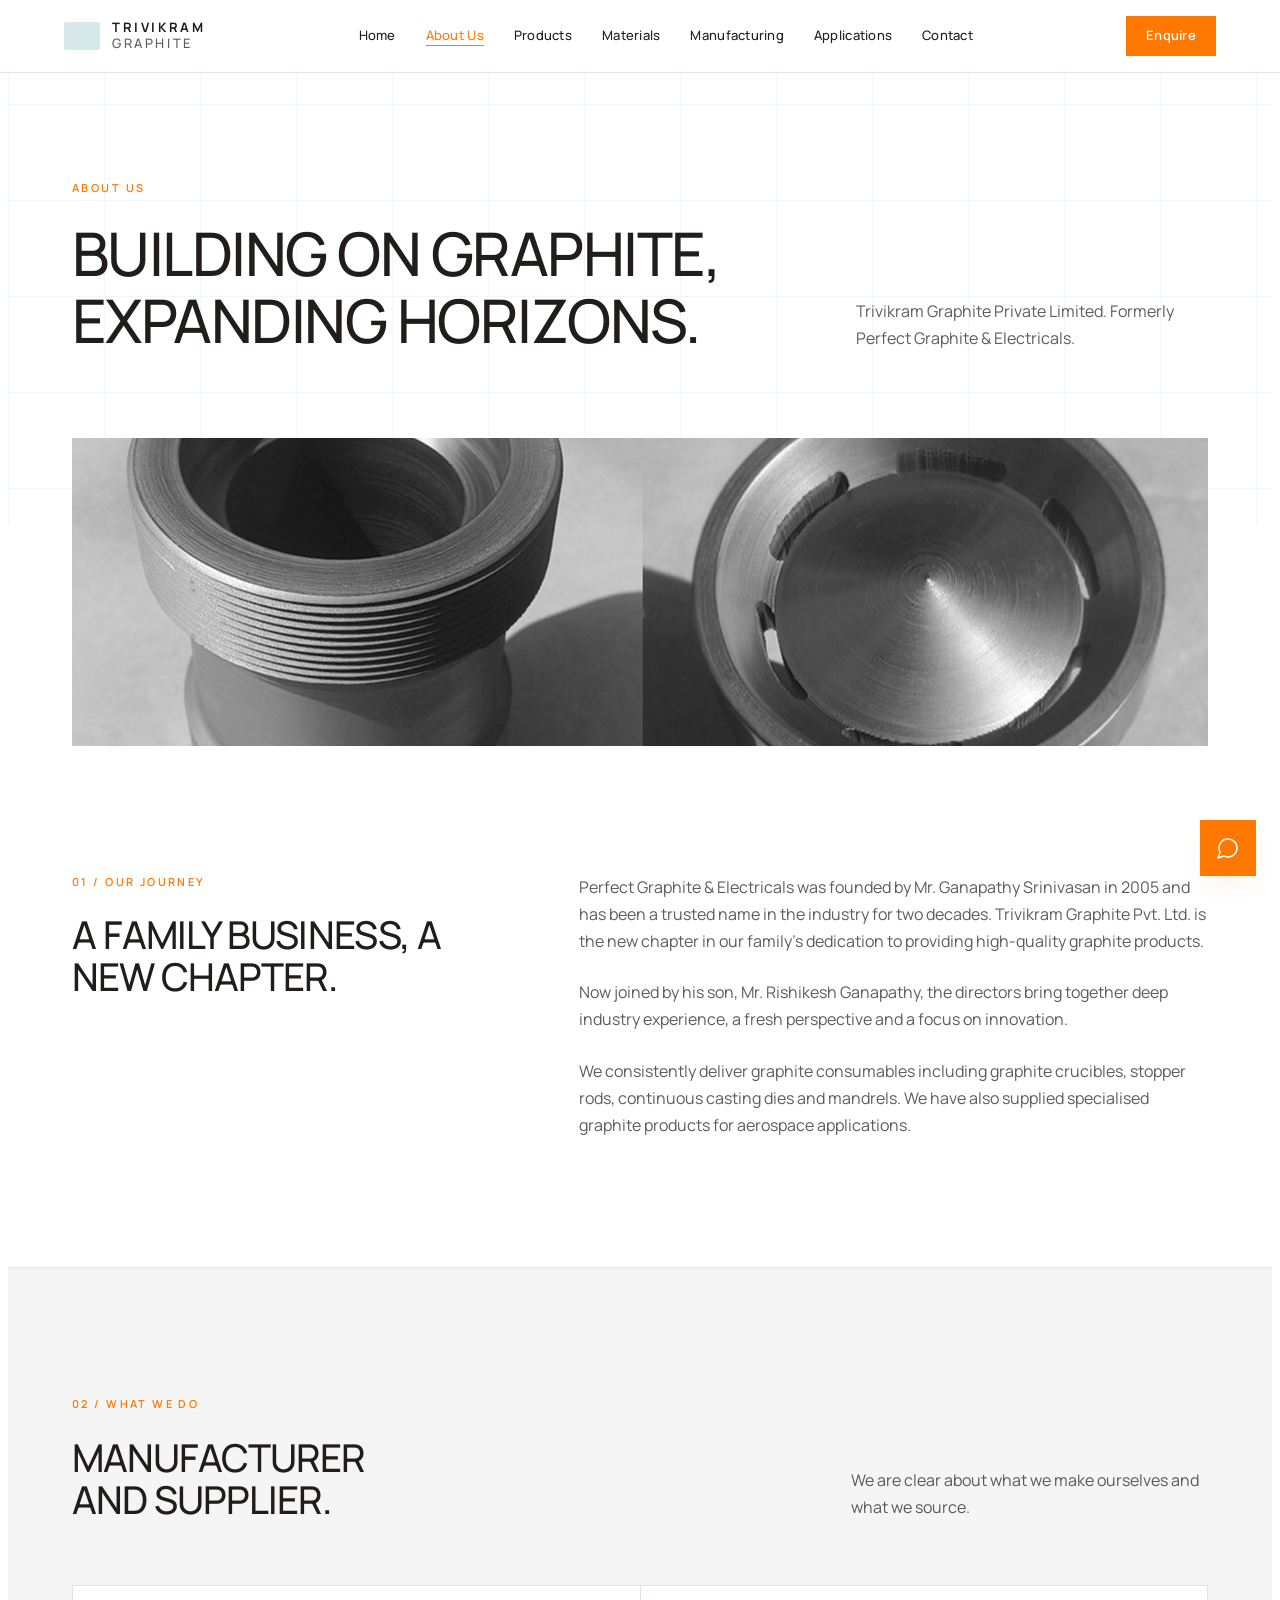
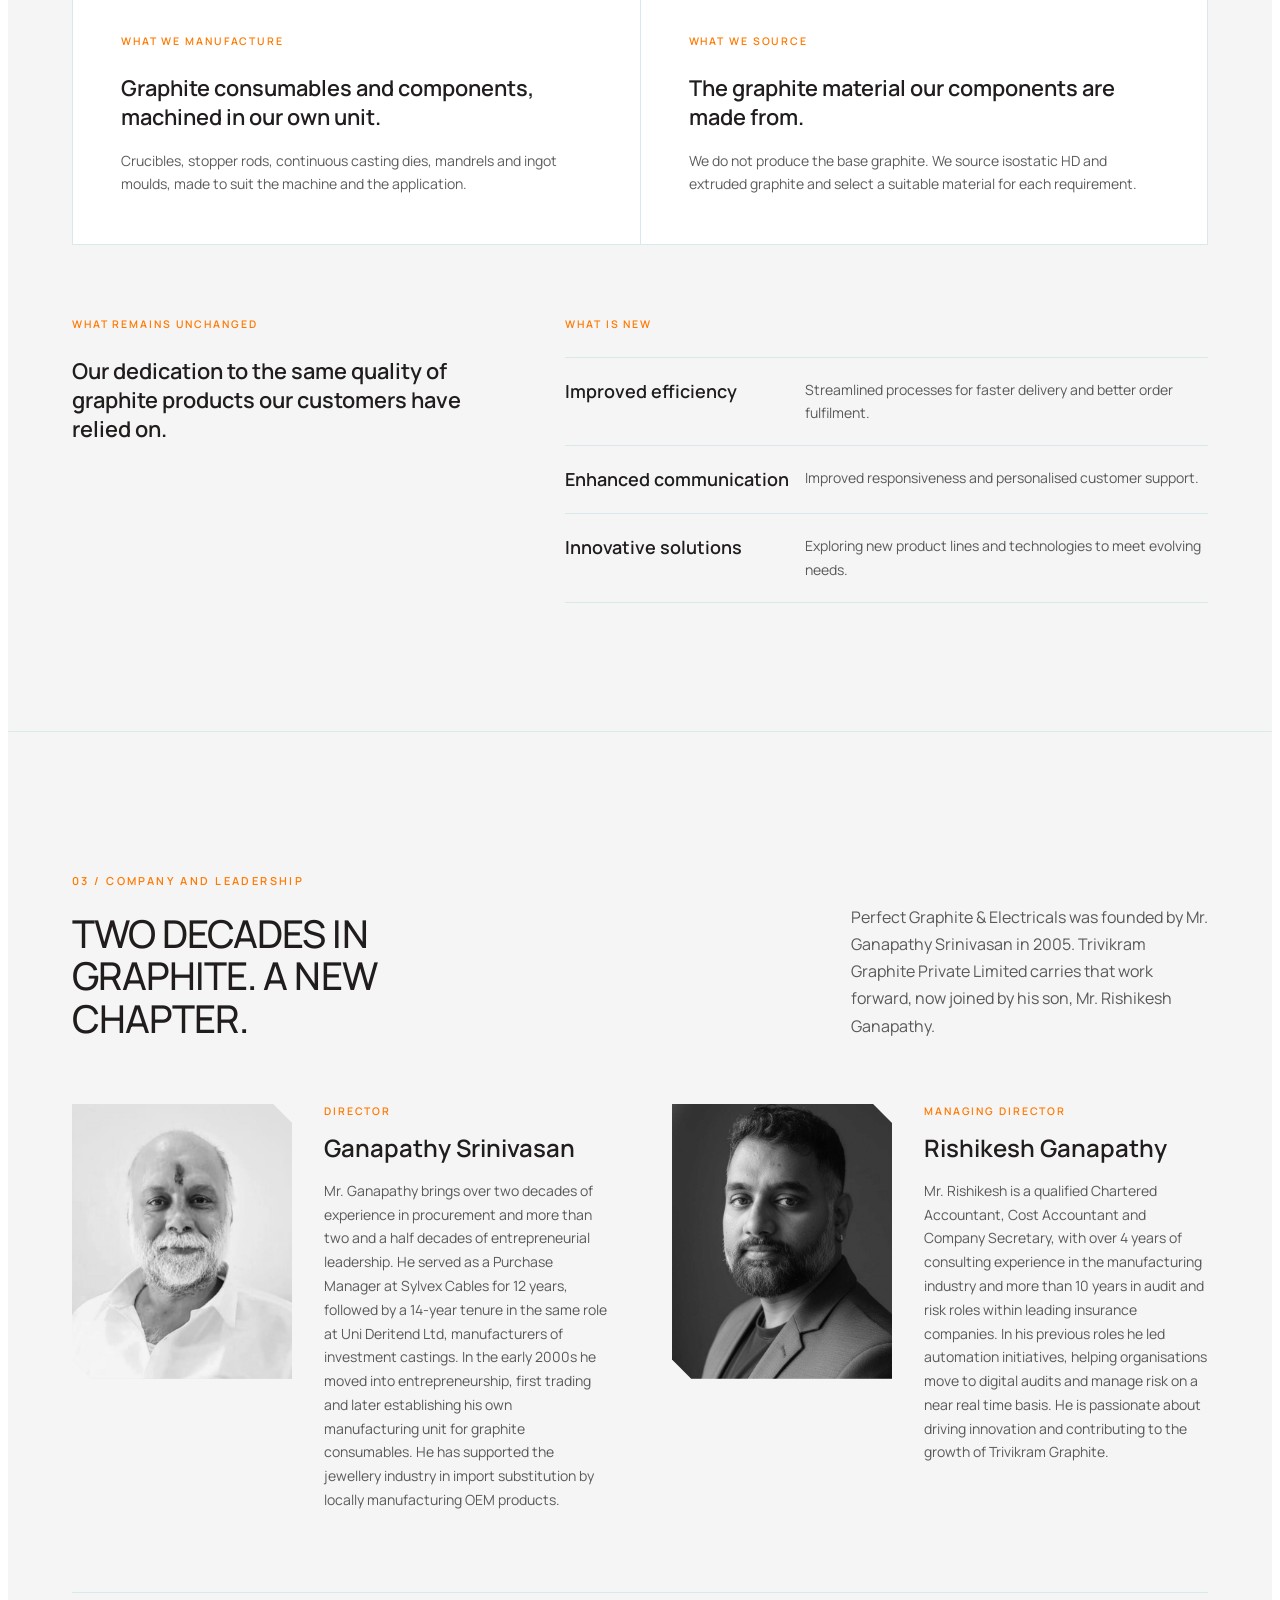
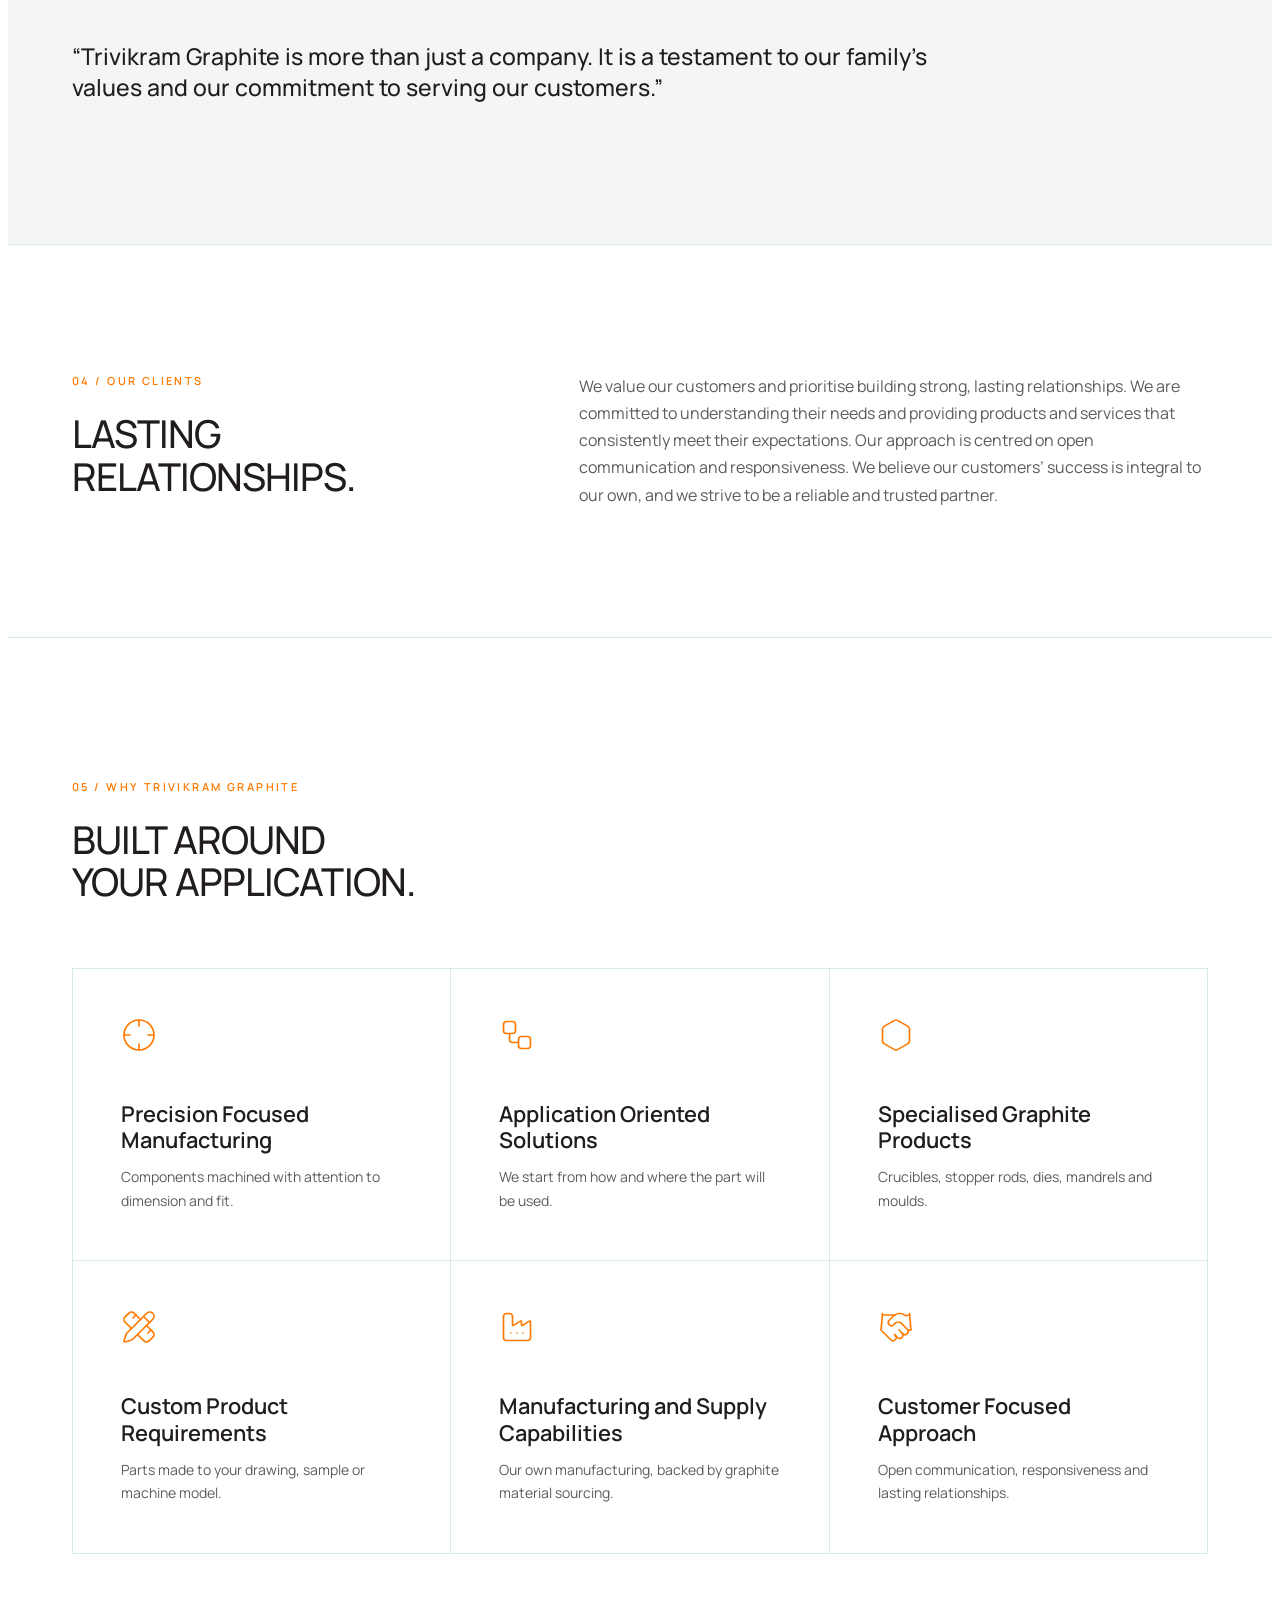
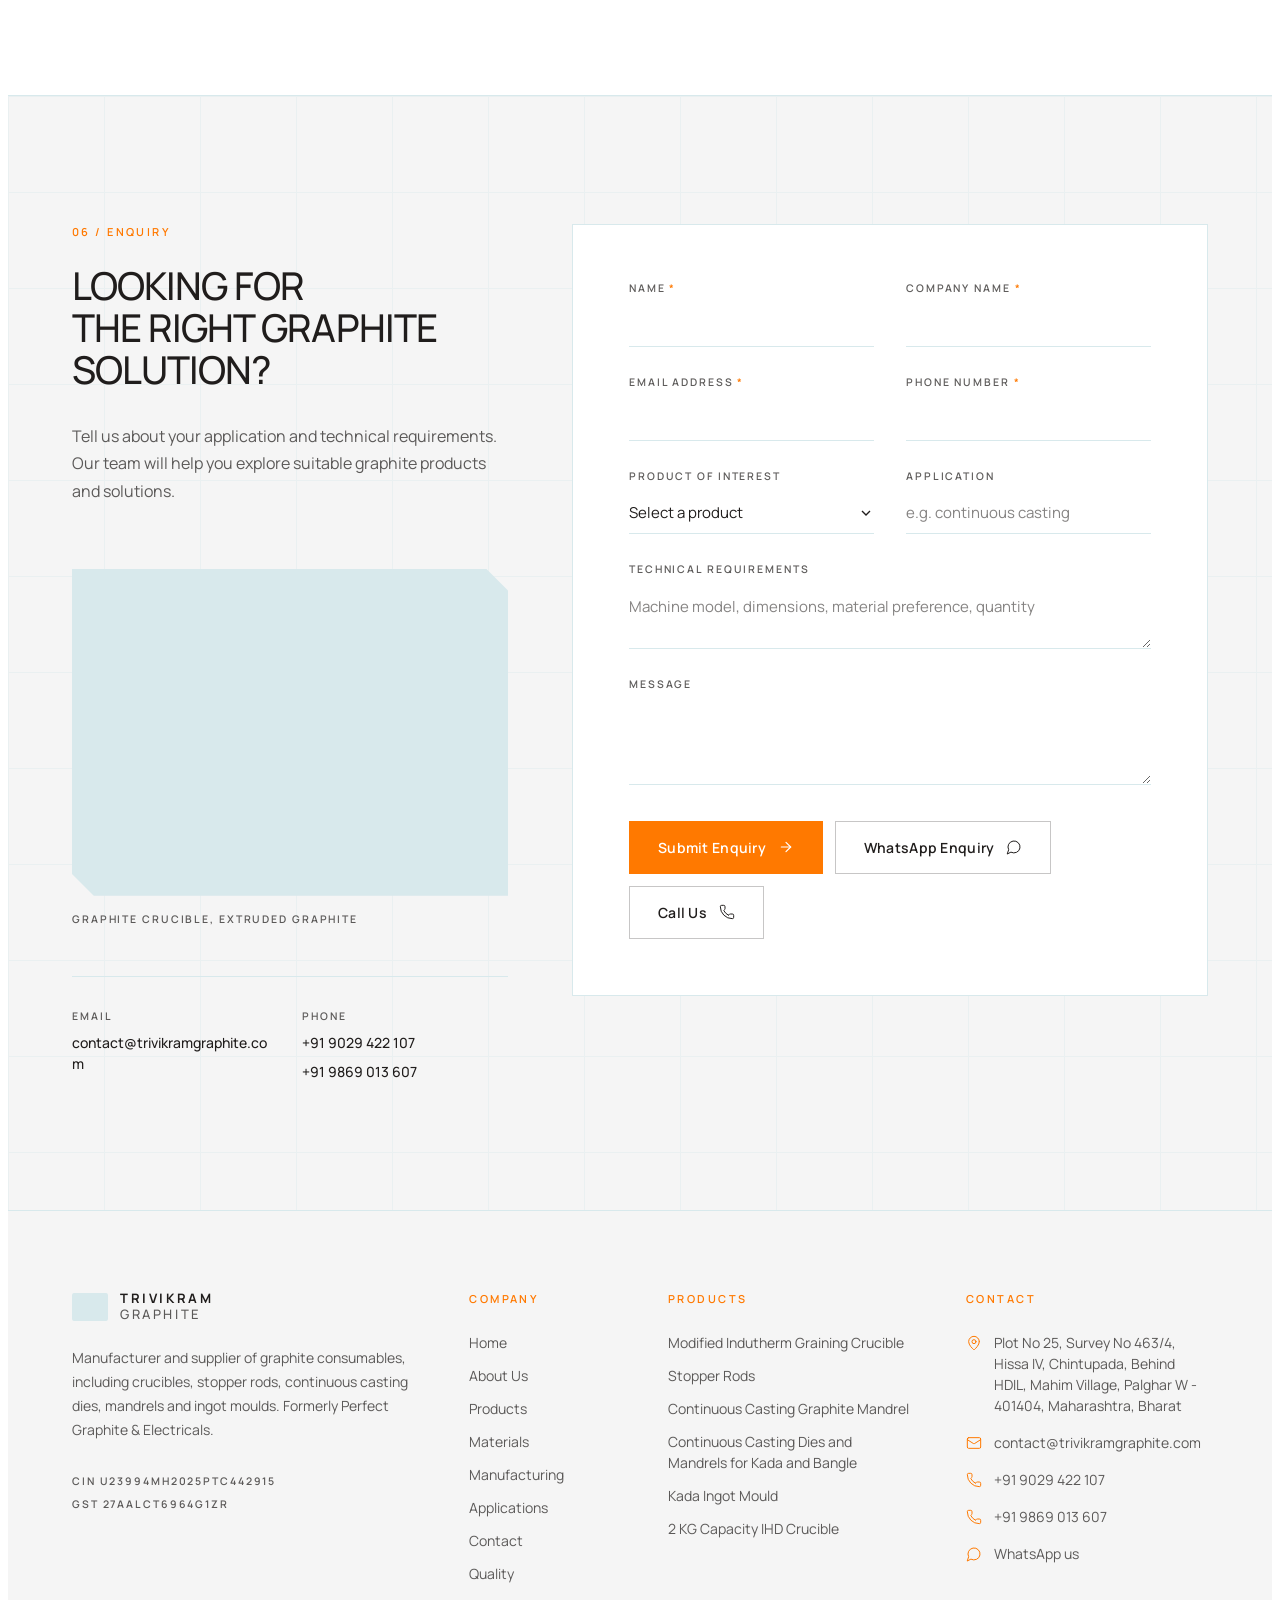
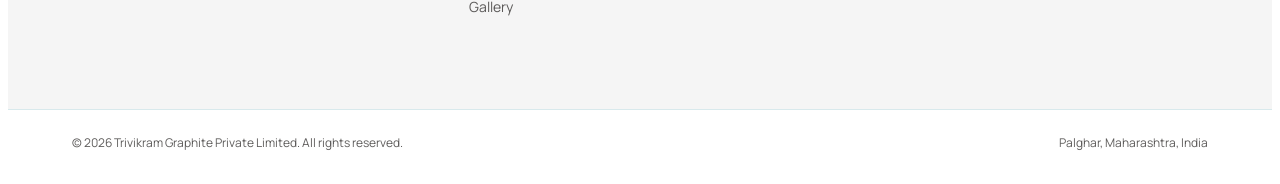
<file: about.html>
﻿<!DOCTYPE html>
<html lang="en-IN">
<head>
<meta charset="utf-8">
<meta name="viewport" content="width=device-width,initial-scale=1">
<title>About Us | Trivikram Graphite – Graphite Consumables Manufacturer, Palghar</title>
<meta name="description" content="Trivikram Graphite Private Limited, formerly Perfect Graphite &amp; Electricals, founded by Mr. Ganapathy Srinivasan in 2005. Manufacturer and supplier of graphite consumables from Palghar, Maharashtra.">
<meta name="robots" content="index, follow, max-image-preview:large, max-snippet:-1">
<meta name="author" content="Trivikram Graphite Private Limited">
<meta name="theme-color" content="#ffffff">
<meta name="geo.region" content="IN-MH"><meta name="geo.placename" content="Palghar">
<link rel="canonical" href="https://www.trivikramgraphite.com/about.html">
<link rel="alternate" hreflang="en-IN" href="https://www.trivikramgraphite.com/about.html">
<link rel="alternate" hreflang="x-default" href="https://www.trivikramgraphite.com/about.html">
<meta property="og:type" content="website"><meta property="og:site_name" content="Trivikram Graphite"><meta property="og:locale" content="en_IN">
<meta property="og:title" content="About Us | Trivikram Graphite"><meta property="og:description" content="Formerly Perfect Graphite &amp; Electricals, founded in 2005. Graphite crucibles, stopper rods, continuous casting dies, mandrels and ingot moulds.">
<meta property="og:url" content="https://www.trivikramgraphite.com/about.html"><meta property="og:image" content="https://www.trivikramgraphite.com/images/og-about.jpg"><meta property="og:image:alt" content="Graphite components made by Trivikram Graphite">
<meta name="twitter:card" content="summary_large_image"><meta name="twitter:title" content="About Us | Trivikram Graphite"><meta name="twitter:description" content="Manufacturer and supplier of graphite consumables, Palghar, Maharashtra."><meta name="twitter:image" content="https://www.trivikramgraphite.com/images/og-about.jpg">
<link rel="icon" href="images/favicon.png" type="image/png">
<link rel="sitemap" type="application/xml" href="sitemap.xml">
<link rel="preconnect" href="https://fonts.googleapis.com"><link rel="preconnect" href="https://fonts.gstatic.com" crossorigin>
<link rel="stylesheet" href="https://fonts.googleapis.com/css2?family=Inter:wght@400;500;600&family=Manrope:wght@300;400;500;600;700&display=swap">
<link rel="stylesheet" href="css/style.css">
<script type="application/ld+json">{"@context":"https://schema.org","@graph":[
{"@type":"Organization","@id":"https://www.trivikramgraphite.com/#org","name":"Trivikram Graphite Private Limited","alternateName":["Trivikram Graphite","Perfect Graphite & Electricals"],"url":"https://www.trivikramgraphite.com/","email":"contact@trivikramgraphite.com","telephone":"+919029422107","foundingDate":"2005","taxID":"27AALCT6964G1ZR","founder":{"@id":"https://www.trivikramgraphite.com/about.html#ganapathy"},"address":{"@type":"PostalAddress","streetAddress":"Plot No 25, Survey No 463/4, Hissa IV, Chintupada, Behind HDIL, Mahim Village","addressLocality":"Palghar West","postalCode":"401404","addressRegion":"Maharashtra","addressCountry":"IN"},"contactPoint":[{"@type":"ContactPoint","telephone":"+919029422107","contactType":"sales","areaServed":"IN"},{"@type":"ContactPoint","telephone":"+919869013607","contactType":"sales","areaServed":"IN"}]},
{"@type":"AboutPage","@id":"https://www.trivikramgraphite.com/about.html#page","url":"https://www.trivikramgraphite.com/about.html","name":"About Us | Trivikram Graphite","inLanguage":"en-IN","isPartOf":{"@id":"https://www.trivikramgraphite.com/#org"},"about":{"@id":"https://www.trivikramgraphite.com/#org"}},
{"@type":"Person","@id":"https://www.trivikramgraphite.com/about.html#ganapathy","name":"Ganapathy Srinivasan","jobTitle":"Director","worksFor":{"@id":"https://www.trivikramgraphite.com/#org"}},
{"@type":"Person","@id":"https://www.trivikramgraphite.com/about.html#rishikesh","name":"Rishikesh Ganapathy","jobTitle":"Managing Director","worksFor":{"@id":"https://www.trivikramgraphite.com/#org"}},
{"@type":"BreadcrumbList","itemListElement":[{"@type":"ListItem","position":1,"name":"Home","item":"https://www.trivikramgraphite.com/"},{"@type":"ListItem","position":2,"name":"About Us","item":"https://www.trivikramgraphite.com/about.html"}]}]}</script>
</head>
<body class="about-page" data-theme="modern">
<a class="skip" href="#main">Skip to main content</a>
<header class="hdr" id="hdr"><div class="container in">
<a class="logo" href="index.html" aria-label="Trivikram Graphite home"><span class="mark" aria-hidden="true"></span><b>Trivikram<i>Graphite</i></b></a>
<nav class="nav" aria-label="Primary"><a href="index.html">Home</a><a href="about.html" aria-current="page">About Us</a><a href="products.html">Products</a><a href="materials.html">Materials</a><a href="manufacturing.html">Manufacturing</a><a href="applications.html">Applications</a><a href="contact.html">Contact</a></nav>
<div class="r"><a class="enq" href="contact.html">Enquire</a><button class="burger" id="burger" type="button" aria-label="Open menu" aria-expanded="false" aria-controls="mnav"><svg viewBox="0 0 24 24" fill="none" stroke="currentColor" stroke-width="1.5" stroke-linecap="round" stroke-linejoin="round" aria-hidden="true"><path d="M4 12h16"/><path d="M4 18h16"/><path d="M4 6h16"/></svg></button></div></div>
<nav class="mnav" id="mnav" aria-label="Mobile"><a href="index.html">Home</a><a href="about.html" aria-current="page">About Us</a><a href="products.html">Products</a><a href="materials.html">Materials</a><a href="manufacturing.html">Manufacturing</a><a href="applications.html">Applications</a><a href="contact.html">Contact</a><a href="contact.html">Enquire</a></nav></header>

<main id="main">
<section class="hero" aria-labelledby="t">
<div class="grid-lines" aria-hidden="true"></div>
<div class="container"><div class="top g gap-10">
<div class="s8"><p class="eyebrow">About us</p><h1 class="d-xl" id="t"><span>Building on graphite,</span><span>expanding horizons.</span></h1></div>
<p class="lead s4 end">Trivikram Graphite Private Limited. Formerly Perfect Graphite &amp; Electricals.</p></div>
<div class="ph"><img src="images/about-us/about-hero.jpg" alt="Precision-machined graphite components, including a continuous casting die and mandrel" fetchpriority="high"></div></div></section>

<section class="sec story" aria-labelledby="s1"><div class="container g gap-20" style="align-items:start">
<div class="s5"><p class="eyebrow">01 / Our journey</p><h2 class="d-lg" id="s1">A family business, a new chapter.</h2></div>
<div class="s7"><p class="lead" data-r>Perfect Graphite &amp; Electricals was founded by Mr. Ganapathy Srinivasan in 2005 and has been a trusted name in the industry for two decades. Trivikram Graphite Pvt. Ltd. is the new chapter in our family’s dedication to providing high-quality graphite products.</p>
<p class="lead" data-r>Now joined by his son, Mr. Rishikesh Ganapathy, the directors bring together deep industry experience, a fresh perspective and a focus on innovation.</p>
<p class="lead" data-r>We consistently deliver graphite consumables including graphite crucibles, stopper rods, continuous casting dies and mandrels. We have also supplied specialised graphite products for aerospace applications.</p></div></div></section>

<section class="sec mist bt" aria-labelledby="s2"><div class="container">
<div class="g" style="align-items:start"><div class="s8"><p class="eyebrow">02 / What we do</p><h2 class="d-lg" id="s2"><span>Manufacturer</span><span>and supplier.</span></h2></div><p class="lead s4 end">We are clear about what we make ourselves and what we source.</p></div>
<div class="roles"><div data-r><p class="label b">What we manufacture</p><p class="q">Graphite consumables and components, machined in our own unit.</p><p class="small">Crucibles, stopper rods, continuous casting dies, mandrels and ingot moulds, made to suit the machine and the application.</p></div>
<div data-r><p class="label b">What we source</p><p class="q">The graphite material our components are made from.</p><p class="small">We do not produce the base graphite. We source isostatic HD and extruded graphite and select a suitable material for each requirement.</p></div></div>
<div class="shift g gap-12" style="align-items:start"><div class="s5"><p class="label b">What remains unchanged</p><p class="q">Our dedication to the same quality of graphite products our customers have relied on.</p></div>
<div class="s7"><p class="label b">What is new</p><ul class="new"><li data-r><b>Improved efficiency</b><span class="small">Streamlined processes for faster delivery and better order fulfilment.</span></li><li data-r><b>Enhanced communication</b><span class="small">Improved responsiveness and personalised customer support.</span></li><li data-r><b>Innovative solutions</b><span class="small">Exploring new product lines and technologies to meet evolving needs.</span></li></ul></div></div></div></section>

<section class="sec lg mist bt" id="leadership" aria-labelledby="s3"><div class="container">
<div class="g" style="align-items:start"><div class="s8"><p class="eyebrow">03 / Company and leadership</p><h2 class="d-lg" id="s3"><span>Two decades in</span><span>graphite. A new</span><span>chapter.</span></h2></div><p class="lead s4 end">Perfect Graphite &amp; Electricals was founded by Mr. Ganapathy Srinivasan in 2005. Trivikram Graphite Private Limited carries that work forward, now joined by his son, Mr. Rishikesh Ganapathy.</p></div>
<div class="leaders">
<article class="leader" data-r><div class="ph r45"><img class="portrait" src="images/about-us/ganapathy-srinivasan.jpg" alt="Ganapathy Srinivasan, Director of Trivikram Graphite" loading="lazy"></div><div><p class="label b">Director</p><h3>Ganapathy Srinivasan</h3><p class="small">Mr. Ganapathy brings over two decades of experience in procurement and more than two and a half decades of entrepreneurial leadership. He served as a Purchase Manager at Sylvex Cables for 12 years, followed by a 14-year tenure in the same role at Uni Deritend Ltd, manufacturers of investment castings. In the early 2000s he moved into entrepreneurship, first trading and later establishing his own manufacturing unit for graphite consumables. He has supported the jewellery industry in import substitution by locally manufacturing OEM products.</p></div></article>
<article class="leader" data-r><div class="ph r45"><img class="portrait" src="images/about-us/rishikesh-ganapathy.jpg" alt="Rishikesh Ganapathy, Managing Director of Trivikram Graphite" loading="lazy"></div><div><p class="label b">Managing Director</p><h3>Rishikesh Ganapathy</h3><p class="small">Mr. Rishikesh is a qualified Chartered Accountant, Cost Accountant and Company Secretary, with over 4 years of consulting experience in the manufacturing industry and more than 10 years in audit and risk roles within leading insurance companies. In his previous roles he led automation initiatives, helping organisations move to digital audits and manage risk on a near real time basis. He is passionate about driving innovation and contributing to the growth of Trivikram Graphite.</p></div></article></div>
<figure class="quote" data-r><blockquote>“Trivikram Graphite is more than just a company. It is a testament to our family’s values and our commitment to serving our customers.”</blockquote></figure></div></section>

<section class="sec bt" aria-labelledby="s4"><div class="container g gap-20" style="align-items:start"><div class="s5"><p class="eyebrow">04 / Our clients</p><h2 class="d-lg" id="s4">Lasting relationships.</h2></div>
<div class="s7" data-r><p class="lead">We value our customers and prioritise building strong, lasting relationships. We are committed to understanding their needs and providing products and services that consistently meet their expectations. Our approach is centred on open communication and responsiveness. We believe our customers’ success is integral to our own, and we strive to be a reliable and trusted partner.</p></div></div></section>

<section class="sec lg bt" id="why" aria-labelledby="s5"><div class="container"><p class="eyebrow">05 / Why Trivikram Graphite</p><h2 class="d-lg" id="s5"><span>Built around</span><span>your application.</span></h2><div class="cards"><article data-r><svg viewBox="0 0 24 24" fill="none" stroke="currentColor" stroke-width="1.1" stroke-linecap="round" stroke-linejoin="round" aria-hidden="true"><circle cx="12" cy="12" r="10"/><line x1="22" x2="18" y1="12" y2="12"/><line x1="6" x2="2" y1="12" y2="12"/><line x1="12" x2="12" y1="6" y2="2"/><line x1="12" x2="12" y1="22" y2="18"/></svg><h3>Precision Focused Manufacturing</h3><p class="small">Components machined with attention to dimension and fit.</p></article><article data-r><svg viewBox="0 0 24 24" fill="none" stroke="currentColor" stroke-width="1.1" stroke-linecap="round" stroke-linejoin="round" aria-hidden="true"><rect width="8" height="8" x="3" y="3" rx="2"/><path d="M7 11v4a2 2 0 0 0 2 2h4"/><rect width="8" height="8" x="13" y="13" rx="2"/></svg><h3>Application Oriented Solutions</h3><p class="small">We start from how and where the part will be used.</p></article><article data-r><svg viewBox="0 0 24 24" fill="none" stroke="currentColor" stroke-width="1.1" stroke-linecap="round" stroke-linejoin="round" aria-hidden="true"><path d="M21 16V8a2 2 0 0 0-1-1.73l-7-4a2 2 0 0 0-2 0l-7 4A2 2 0 0 0 3 8v8a2 2 0 0 0 1 1.73l7 4a2 2 0 0 0 2 0l7-4A2 2 0 0 0 21 16z"/></svg><h3>Specialised Graphite Products</h3><p class="small">Crucibles, stopper rods, dies, mandrels and moulds.</p></article><article data-r><svg viewBox="0 0 24 24" fill="none" stroke="currentColor" stroke-width="1.1" stroke-linecap="round" stroke-linejoin="round" aria-hidden="true"><path d="M13 7 8.7 2.7a2.41 2.41 0 0 0-3.4 0L2.7 5.3a2.41 2.41 0 0 0 0 3.4L7 13"/><path d="m8 6 2-2"/><path d="m18 16 2-2"/><path d="m17 11 4.3 4.3c.94.94.94 2.46 0 3.4l-2.6 2.6c-.94.94-2.46.94-3.4 0L11 17"/><path d="M21.174 6.812a1 1 0 0 0-3.986-3.987L3.842 16.174a2 2 0 0 0-.5.83l-1.321 4.352a.5.5 0 0 0 .623.622l4.353-1.32a2 2 0 0 0 .83-.497z"/><path d="m15 5 4 4"/></svg><h3>Custom Product Requirements</h3><p class="small">Parts made to your drawing, sample or machine model.</p></article><article data-r><svg viewBox="0 0 24 24" fill="none" stroke="currentColor" stroke-width="1.1" stroke-linecap="round" stroke-linejoin="round" aria-hidden="true"><path d="M12 16h.01"/><path d="M16 16h.01"/><path d="M3 19a2 2 0 0 0 2 2h14a2 2 0 0 0 2-2V8.5a.5.5 0 0 0-.769-.422l-4.462 2.844A.5.5 0 0 1 15 10.5v-2a.5.5 0 0 0-.769-.422L9.77 10.922A.5.5 0 0 1 9 10.5V5a2 2 0 0 0-2-2H5a2 2 0 0 0-2 2z"/><path d="M8 16h.01"/></svg><h3>Manufacturing and Supply Capabilities</h3><p class="small">Our own manufacturing, backed by graphite material sourcing.</p></article><article data-r><svg viewBox="0 0 24 24" fill="none" stroke="currentColor" stroke-width="1.1" stroke-linecap="round" stroke-linejoin="round" aria-hidden="true"><path d="m11 17 2 2a1 1 0 1 0 3-3"/><path d="m14 14 2.5 2.5a1 1 0 1 0 3-3l-3.88-3.88a3 3 0 0 0-4.24 0l-.88.88a1 1 0 1 1-3-3l2.81-2.81a5.79 5.79 0 0 1 7.06-.87l.47.28a2 2 0 0 0 1.42.25L21 4"/><path d="m21 3 1 11h-2"/><path d="M3 3 2 14l6.5 6.5a1 1 0 1 0 3-3"/><path d="M3 4h8"/></svg><h3>Customer Focused Approach</h3><p class="small">Open communication, responsiveness and lasting relationships.</p></article></div></div></section>

<section class="sec mist bt enquiry" id="enquiry" aria-labelledby="s6"><div class="grid-lines" style="inset:0" aria-hidden="true"></div><div class="container g gap-16">
<div class="s5"><p class="eyebrow">06 / Enquiry</p><h2 class="d-lg" id="s6"><span>Looking for</span><span>the right graphite</span><span>solution?</span></h2><p class="lead" style="margin-top:32px;max-width:28rem">Tell us about your application and technical requirements. Our team will help you explore suitable graphite products and solutions.</p>
<div class="ph r43" role="img" aria-label="Graphite crucible made by Trivikram Graphite"></div><p class="label cap">Graphite crucible, extruded graphite</p>
<dl class="contact"><div><dt class="label">Email</dt><dd><a href="mailto:contact@trivikramgraphite.com">contact@trivikramgraphite.com</a></dd></div><div><dt class="label">Phone</dt><dd><a href="tel:+919029422107">+91 9029 422 107</a><a href="tel:+919869013607">+91 9869 013 607</a></dd></div></dl></div>
<div class="s7" data-r><div class="formbox"><form id="enqform" aria-label="Enquiry form">
<label for="n"><span class="label">Name<span class="brand"> *</span></span><input class="field" id="n" name="name" required minlength="2" maxlength="120" autocomplete="name"></label>
<label for="c"><span class="label">Company Name<span class="brand"> *</span></span><input class="field" id="c" name="company" required maxlength="160" autocomplete="organization"></label>
<label for="e"><span class="label">Email Address<span class="brand"> *</span></span><input class="field" id="e" type="email" name="email" required autocomplete="email"></label>
<label for="p"><span class="label">Phone Number<span class="brand"> *</span></span><input class="field" id="p" type="tel" name="phone" required minlength="6" maxlength="30" autocomplete="tel"></label>
<label for="pr"><span class="label">Product of Interest</span><select class="field" id="pr" name="product"><option value="">Select a product</option><option>Modified Indutherm Graining Crucible</option><option>Stopper Rods</option><option>Continuous Casting Graphite Mandrel</option><option>Continuous Casting Dies and Mandrels for Kada and Bangle</option><option>Kada Ingot Mould</option><option>2 KG Capacity IHD Crucible</option><option>Custom graphite component</option></select></label>
<label for="a"><span class="label">Application</span><input class="field" id="a" name="application" maxlength="200" placeholder="e.g. continuous casting"></label>
<label class="full" for="r"><span class="label">Technical Requirements</span><textarea class="field" id="r" name="requirements" rows="2" maxlength="3000" placeholder="Machine model, dimensions, material preference, quantity"></textarea></label>
<label class="full" for="m"><span class="label">Message</span><textarea class="field" id="m" name="message" rows="3" maxlength="3000"></textarea></label>
<div class="full btns"><button class="btn btn-p" type="submit"><span>Submit Enquiry</span><svg viewBox="0 0 24 24" fill="none" stroke="currentColor" stroke-width="1.75" stroke-linecap="round" stroke-linejoin="round" aria-hidden="true"><path d="M5 12h14"/><path d="m12 5 7 7-7 7"/></svg></button><a class="btn btn-g" href="https://wa.me/919029422107?text=Hello%20Trivikram%20Graphite%2C%20I%20have%20an%20enquiry." target="_blank" rel="noopener noreferrer"><span>WhatsApp Enquiry</span><svg viewBox="0 0 24 24" fill="none" stroke="currentColor" stroke-width="1.5" stroke-linecap="round" stroke-linejoin="round" aria-hidden="true"><path d="M7.9 20A9 9 0 1 0 4 16.1L2 22Z"/></svg></a><a class="btn btn-g" href="tel:+919029422107"><span>Call Us</span><svg viewBox="0 0 24 24" fill="none" stroke="currentColor" stroke-width="1.5" stroke-linecap="round" stroke-linejoin="round" aria-hidden="true"><path d="M13.832 16.568a1 1 0 0 0 1.213-.303l.355-.465A2 2 0 0 1 17 15h3a2 2 0 0 1 2 2v3a2 2 0 0 1-2 2A18 18 0 0 1 2 4a2 2 0 0 1 2-2h3a2 2 0 0 1 2 2v3a2 2 0 0 1-.8 1.6l-.468.351a1 1 0 0 0-.292 1.233 14 14 0 0 0 6.392 6.384"/></svg></a></div>
<p class="note full" id="enqnote" role="status" hidden></p></form></div></div></div></section>
</main>

<footer class="ftr"><div class="container g">
<div class="f4"><a class="logo" href="index.html" aria-label="Trivikram Graphite home"><span class="mark" aria-hidden="true"></span><b>Trivikram<i>Graphite</i></b></a><p class="small d">Manufacturer and supplier of graphite consumables, including crucibles, stopper rods, continuous casting dies, mandrels and ingot moulds. Formerly Perfect Graphite &amp; Electricals.</p><p class="label">CIN U23994MH2025PTC442915</p><p class="label">GST 27AALCT6964G1ZR</p></div>
<nav class="f2" aria-label="Footer"><h2 class="eyebrow">Company</h2><ul><li><a href="index.html">Home</a></li><li><a href="about.html">About Us</a></li><li><a href="products.html">Products</a></li><li><a href="materials.html">Materials</a></li><li><a href="manufacturing.html">Manufacturing</a></li><li><a href="applications.html">Applications</a></li><li><a href="contact.html">Contact</a></li><li><a href="quality.html">Quality</a></li><li><a href="gallery.html">Gallery</a></li></ul></nav>
<nav class="f3" aria-label="Products"><h2 class="eyebrow">Products</h2><ul><li><a href="products/modified-indutherm-graining-crucible.html">Modified Indutherm Graining Crucible</a></li><li><a href="products/stopper-rods.html">Stopper Rods</a></li><li><a href="products/continuous-casting-graphite-mandrel.html">Continuous Casting Graphite Mandrel</a></li><li><a href="products/continuous-casting-dies-mandrels-kada-bangle.html">Continuous Casting Dies and Mandrels for Kada and Bangle</a></li><li><a href="products/kada-ingot-mould.html">Kada Ingot Mould</a></li><li><a href="products/2-kg-capacity-ihd-crucible.html">2 KG Capacity IHD Crucible</a></li></ul></nav>
<div class="f3"><h2 class="eyebrow">Contact</h2><ul class="ct"><li><svg viewBox="0 0 24 24" fill="none" stroke="currentColor" stroke-width="1.5" stroke-linecap="round" stroke-linejoin="round" aria-hidden="true"><path d="M20 10c0 4.993-5.539 10.193-7.399 11.799a1 1 0 0 1-1.202 0C9.539 20.193 4 14.993 4 10a8 8 0 0 1 16 0"/><circle cx="12" cy="10" r="3"/></svg><address>Plot No 25, Survey No 463/4, Hissa IV, Chintupada, Behind HDIL, Mahim Village, Palghar W - 401404, Maharashtra, Bharat</address></li><li><svg viewBox="0 0 24 24" fill="none" stroke="currentColor" stroke-width="1.5" stroke-linecap="round" stroke-linejoin="round" aria-hidden="true"><path d="m22 7-8.991 5.727a2 2 0 0 1-2.009 0L2 7"/><rect x="2" y="4" width="20" height="16" rx="2"/></svg><a href="mailto:contact@trivikramgraphite.com">contact@trivikramgraphite.com</a></li><li><svg viewBox="0 0 24 24" fill="none" stroke="currentColor" stroke-width="1.5" stroke-linecap="round" stroke-linejoin="round" aria-hidden="true"><path d="M13.832 16.568a1 1 0 0 0 1.213-.303l.355-.465A2 2 0 0 1 17 15h3a2 2 0 0 1 2 2v3a2 2 0 0 1-2 2A18 18 0 0 1 2 4a2 2 0 0 1 2-2h3a2 2 0 0 1 2 2v3a2 2 0 0 1-.8 1.6l-.468.351a1 1 0 0 0-.292 1.233 14 14 0 0 0 6.392 6.384"/></svg><a href="tel:+919029422107">+91 9029 422 107</a></li><li><svg viewBox="0 0 24 24" fill="none" stroke="currentColor" stroke-width="1.5" stroke-linecap="round" stroke-linejoin="round" aria-hidden="true"><path d="M13.832 16.568a1 1 0 0 0 1.213-.303l.355-.465A2 2 0 0 1 17 15h3a2 2 0 0 1 2 2v3a2 2 0 0 1-2 2A18 18 0 0 1 2 4a2 2 0 0 1 2-2h3a2 2 0 0 1 2 2v3a2 2 0 0 1-.8 1.6l-.468.351a1 1 0 0 0-.292 1.233 14 14 0 0 0 6.392 6.384"/></svg><a href="tel:+919869013607">+91 9869 013 607</a></li><li><svg viewBox="0 0 24 24" fill="none" stroke="currentColor" stroke-width="1.5" stroke-linecap="round" stroke-linejoin="round" aria-hidden="true"><path d="M7.9 20A9 9 0 1 0 4 16.1L2 22Z"/></svg><a href="https://wa.me/919029422107?text=Hello%20Trivikram%20Graphite%2C%20I%20would%20like%20to%20enquire%20about%20your%20graphite%20products." target="_blank" rel="noopener noreferrer">WhatsApp us</a></li></ul></div></div>
<div class="bot"><div class="container"><p>© <span id="yr">2026</span> Trivikram Graphite Private Limited. All rights reserved.</p><p>Palghar, Maharashtra, India</p></div></div></footer>
<a class="wa" href="https://wa.me/919029422107?text=Hello%20Trivikram%20Graphite%2C%20I%20would%20like%20to%20enquire%20about%20your%20graphite%20products." target="_blank" rel="noopener noreferrer" aria-label="Enquire on WhatsApp"><svg viewBox="0 0 24 24" fill="none" stroke="currentColor" stroke-width="1.5" stroke-linecap="round" stroke-linejoin="round" aria-hidden="true"><path d="M7.9 20A9 9 0 1 0 4 16.1L2 22Z"/></svg></a>
<script src="js/main.js" defer></script>
</body></html>
</file>
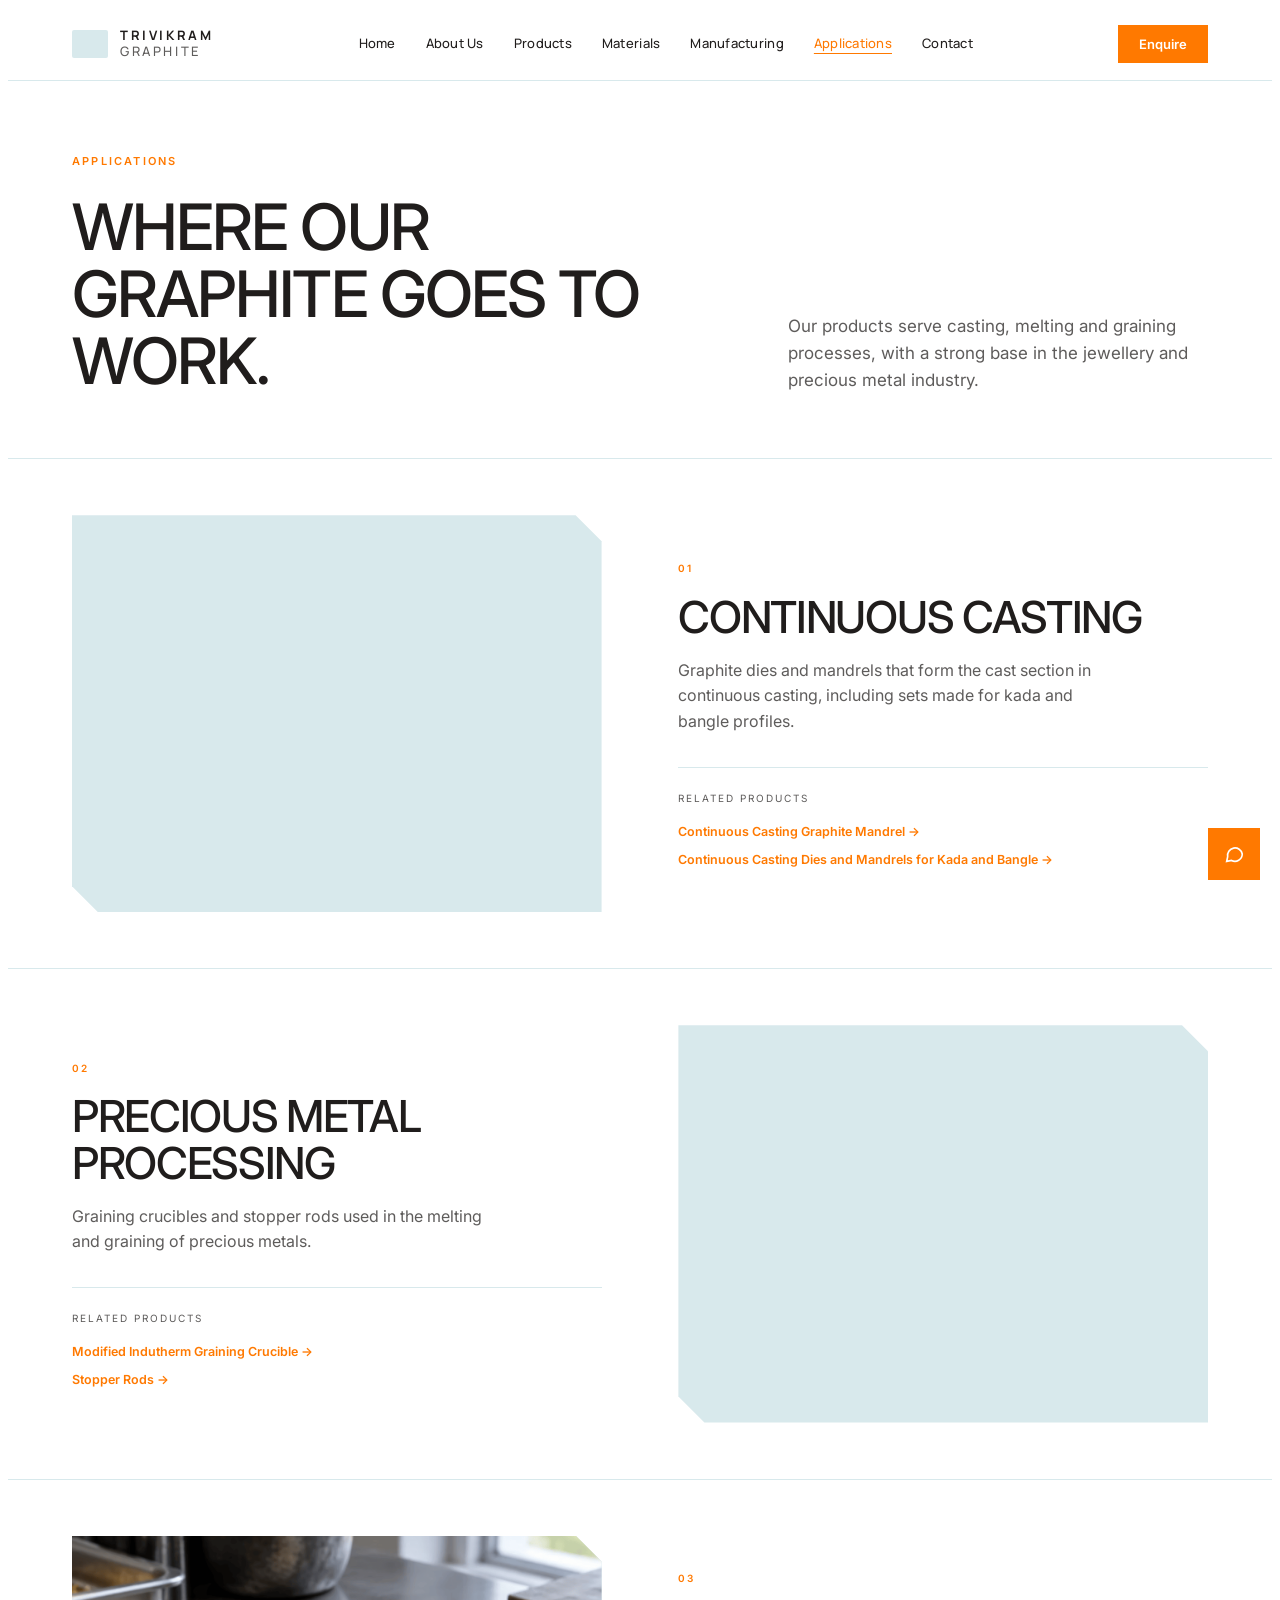
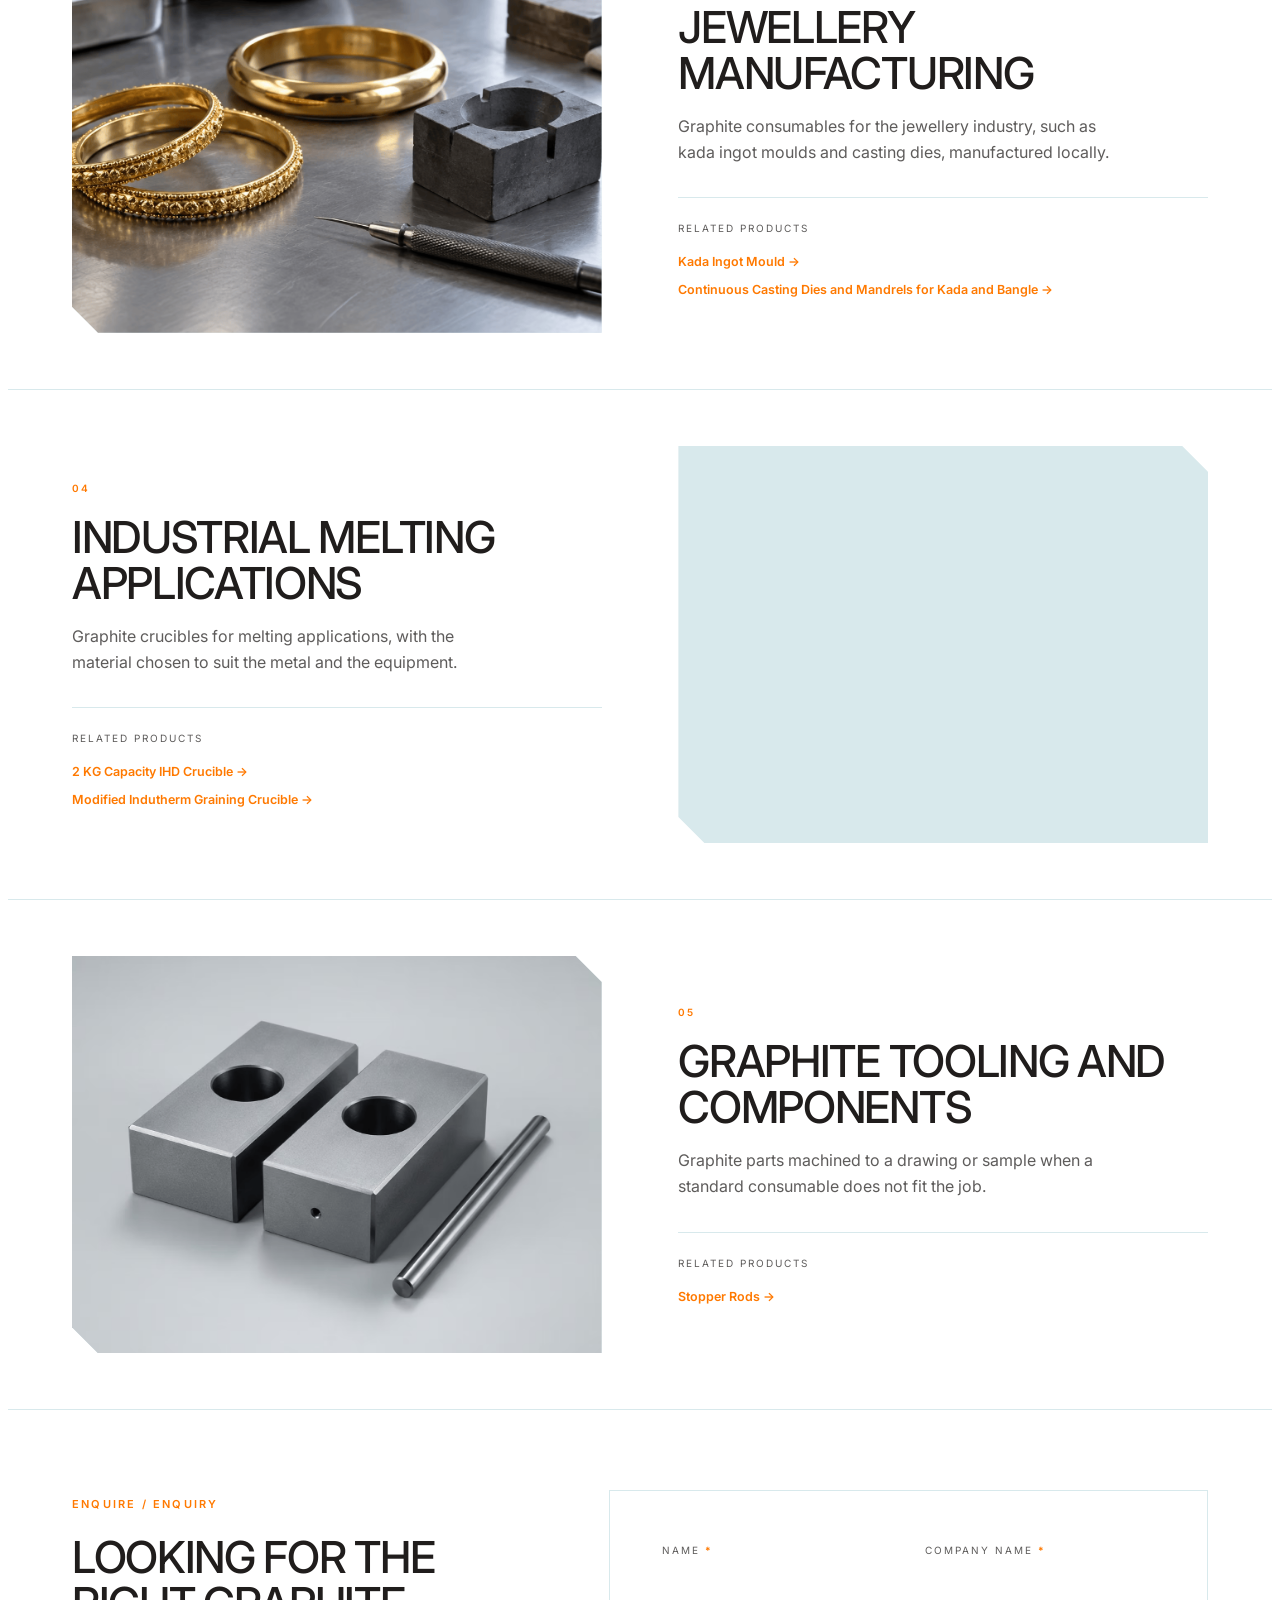
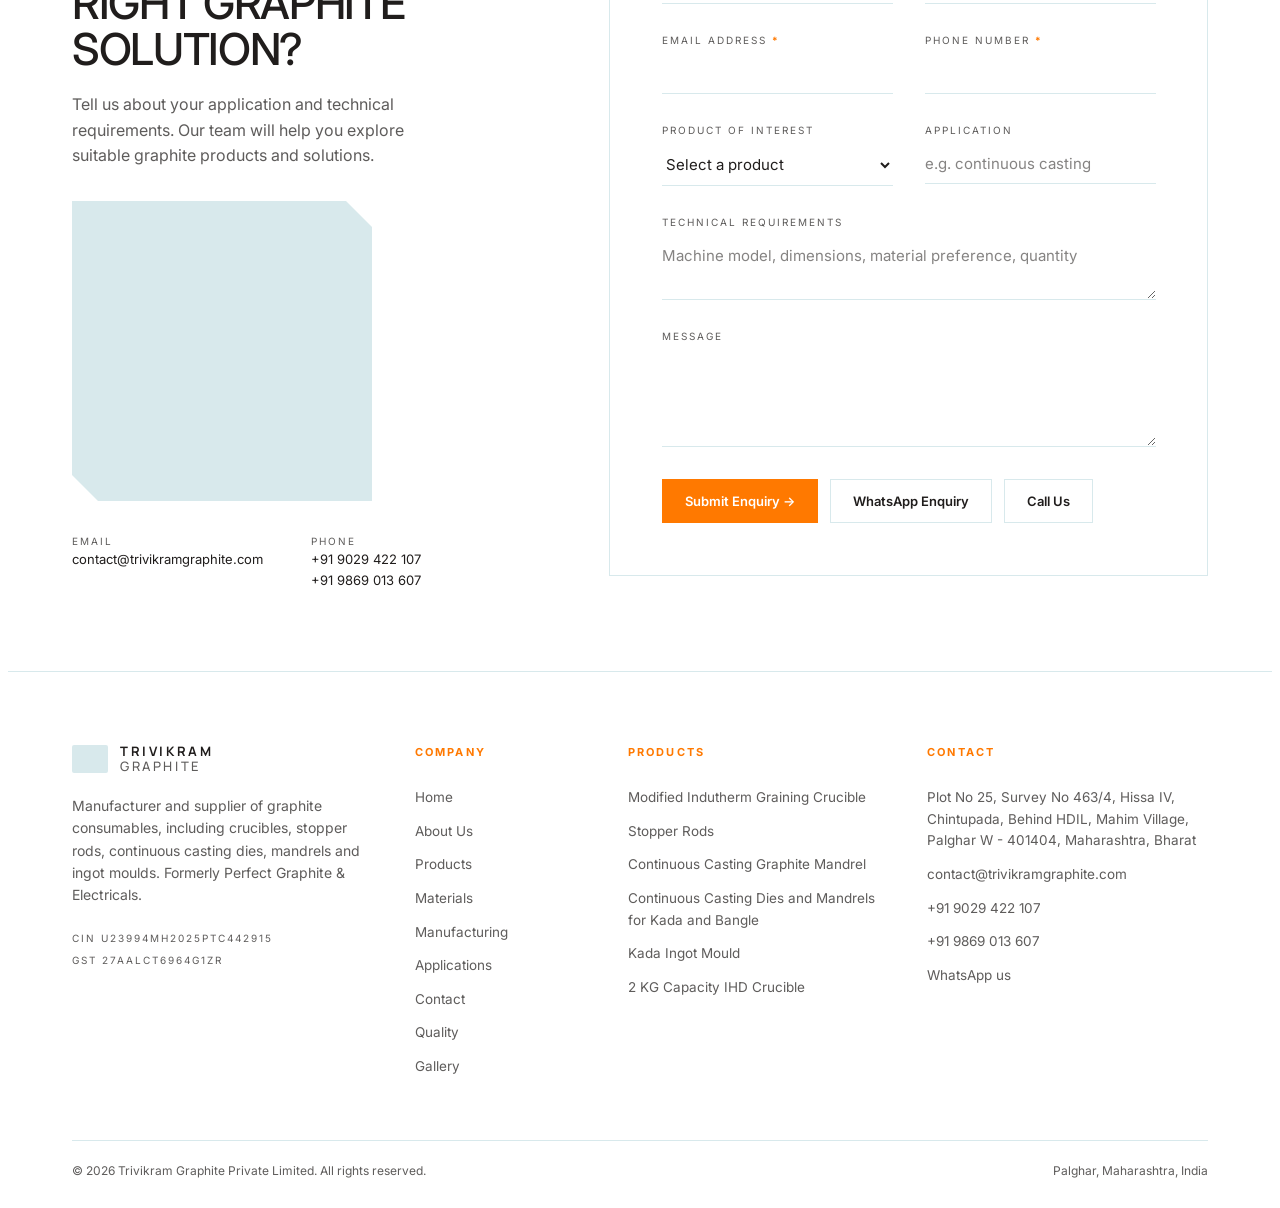
<file: applications.html>
<!DOCTYPE html>
<html lang="en"><head><meta charset="utf-8"><meta name="viewport" content="width=device-width,initial-scale=1">
<title>Applications | Trivikram Graphite</title>
<meta name="description" content="Where Trivikram graphite products go to work: casting, melting and graining for jewellery and precious metals.">
<link rel="preconnect" href="https://fonts.googleapis.com"><link rel="preconnect" href="https://fonts.gstatic.com" crossorigin>
<link href="https://fonts.googleapis.com/css2?family=Inter:wght@400;500;600&family=Manrope:wght@300;400;500;600;700&display=swap" rel="stylesheet">
<link rel="stylesheet" href="css/style.css"></head><body data-theme="applications">
<header class="site-header"><div class="wrap nav">
<a class="logo" href="index.html" aria-label="Trivikram Graphite home"><span class="mark" aria-hidden="true"></span><b>Trivikram<i>Graphite</i></b></a>
<nav><ul class="menu" id="menu">
<li><a href="index.html">Home</a></li><li><a href="about.html">About Us</a></li><li><a href="products.html">Products</a></li><li><a href="materials.html">Materials</a></li><li><a href="manufacturing.html">Manufacturing</a></li>
<li><a href="applications.html" class="active" aria-current="page">Applications</a></li><li><a href="contact.html">Contact</a></li></ul></nav>
<a class="btn btn-primary" href="contact.html#enquiry">Enquire</a>
<button class="burger" id="burger" type="button" aria-label="Open menu" aria-controls="menu" aria-expanded="false"><span></span><span></span><span></span></button>
</div></header>
<main>
<section class="page-hero"><div class="wrap grid"><div><span class="eyebrow">Applications</span><h1>Where our graphite goes to work.</h1></div><p>Our products serve casting, melting and graining processes, with a strong base in the jewellery and precious metal industry.</p></div></section>
<section class="app-row"><div class="wrap"><div class="ph-box"><div class="ph" aria-hidden="true"></div></div>
<div><span class="num">01</span><h2>Continuous Casting</h2><p>Graphite dies and mandrels that form the cast section in continuous casting, including sets made for kada and bangle profiles.</p><div class="related"><small>Related products</small><a href="products.html">Continuous Casting Graphite Mandrel</a><a href="products.html">Continuous Casting Dies and Mandrels for Kada and Bangle</a></div></div></div></section>
<section class="app-row flip"><div class="wrap"><div class="ph-box"><div class="ph" aria-hidden="true"></div></div>
<div><span class="num">02</span><h2>Precious Metal Processing</h2><p>Graining crucibles and stopper rods used in the melting and graining of precious metals.</p><div class="related"><small>Related products</small><a href="products.html">Modified Indutherm Graining Crucible</a><a href="products.html">Stopper Rods</a></div></div></div></section>
<section class="app-row"><div class="wrap"><div class="ph-box"><div class="ph"><img src="images/application/gold.png" alt="Gold bangles and graphite casting tools for jewellery manufacturing" loading="lazy" decoding="async"></div></div>
<div><span class="num">03</span><h2>Jewellery Manufacturing</h2><p>Graphite consumables for the jewellery industry, such as kada ingot moulds and casting dies, manufactured locally.</p><div class="related"><small>Related products</small><a href="products.html">Kada Ingot Mould</a><a href="products.html">Continuous Casting Dies and Mandrels for Kada and Bangle</a></div></div></div></section>
<section class="app-row flip"><div class="wrap"><div class="ph-box"><div class="ph" aria-hidden="true"></div></div>
<div><span class="num">04</span><h2>Industrial Melting Applications</h2><p>Graphite crucibles for melting applications, with the material chosen to suit the metal and the equipment.</p><div class="related"><small>Related products</small><a href="products.html">2 KG Capacity IHD Crucible</a><a href="products.html">Modified Indutherm Graining Crucible</a></div></div></div></section>
<section class="app-row"><div class="wrap"><div class="ph-box"><div class="ph"><img src="images/application/tool.png" alt="Precision machined graphite tooling blocks and rod" loading="lazy" decoding="async"></div></div>
<div><span class="num">05</span><h2>Graphite Tooling and Components</h2><p>Graphite parts machined to a drawing or sample when a standard consumable does not fit the job.</p><div class="related"><small>Related products</small><a href="products.html">Stopper Rods</a></div></div></div></section>
<section class="enquire" id="enquire"><div class="wrap"><div class="intro"><span class="eyebrow">Enquire / Enquiry</span><h2>Looking for the right graphite solution?</h2><p>Tell us about your application and technical requirements. Our team will help you explore suitable graphite products and solutions.</p>
<div class="ph" aria-hidden="true"></div>
<div class="mini-contact"><div><small>Email</small><a href="mailto:contact@trivikramgraphite.com">contact@trivikramgraphite.com</a></div><div><small>Phone</small><a href="tel:+919029422107">+91 9029 422 107</a><br><a href="tel:+919869013607">+91 9869 013 607</a></div></div></div>
<div class="form-card"><form class="enquiry-form" novalidate><div class="fgrid">
<div class="field"><label for="name">Name <b>*</b></label><input id="name" name="name" required autocomplete="name"><span class="err">Please enter your name</span></div>
<div class="field"><label for="company">Company name <b>*</b></label><input id="company" name="company" required autocomplete="organization"><span class="err">Please enter your company</span></div>
<div class="field"><label for="email">Email address <b>*</b></label><input id="email" type="email" name="email" required autocomplete="email"><span class="err">Enter a valid email</span></div>
<div class="field"><label for="phone">Phone number <b>*</b></label><input id="phone" type="tel" name="phone" required autocomplete="tel"><span class="err">Enter a valid phone number</span></div>
<div class="field"><label for="product">Product of interest</label><select id="product" name="product"><option value="">Select a product</option></select></div>
<div class="field"><label for="application">Application</label><input id="application" name="application" placeholder="e.g. continuous casting"></div>
<div class="field full"><label for="requirements">Technical requirements</label><textarea id="requirements" name="requirements" rows="2" placeholder="Machine model, dimensions, material preference, quantity"></textarea></div>
<div class="field full"><label for="message">Message</label><textarea id="message" name="message" rows="4"></textarea></div>
</div>
<div class="actions"><button class="btn btn-primary" type="submit">Submit Enquiry &rarr;</button><button class="btn js-wa" type="button">WhatsApp Enquiry</button><a class="btn" href="tel:+919029422107">Call Us</a></div>
<p class="form-msg" role="status"></p></form></div></div></section></main>
<footer class="site-footer"><div class="wrap">
<div class="f-grid">
<div><a class="logo" href="index.html" aria-label="Trivikram Graphite home"><span class="mark" aria-hidden="true"></span><b>Trivikram<i>Graphite</i></b></a>
<p>Manufacturer and supplier of graphite consumables, including crucibles, stopper rods, continuous casting dies, mandrels and ingot moulds. Formerly Perfect Graphite &amp; Electricals.</p>
<div class="reg">CIN U23994MH2025PTC442915<br>GST 27AALCT6964G1ZR</div></div>
<div><h4>Company</h4><ul><li><a href="index.html">Home</a></li><li><a href="about.html">About Us</a></li><li><a href="products.html">Products</a></li><li><a href="materials.html">Materials</a></li><li><a href="manufacturing.html">Manufacturing</a></li><li><a href="applications.html">Applications</a></li><li><a href="contact.html">Contact</a></li><li><a href="quality.html">Quality</a></li><li><a href="gallery.html">Gallery</a></li></ul></div>
<div><h4>Products</h4><ul><li>Modified Indutherm Graining Crucible</li><li>Stopper Rods</li><li>Continuous Casting Graphite Mandrel</li><li>Continuous Casting Dies and Mandrels for Kada and Bangle</li><li>Kada Ingot Mould</li><li>2 KG Capacity IHD Crucible</li></ul></div>
<div><h4>Contact</h4><ul><li>Plot No 25, Survey No 463/4, Hissa IV, Chintupada, Behind HDIL, Mahim Village, Palghar W - 401404, Maharashtra, Bharat</li>
<li><a href="mailto:contact@trivikramgraphite.com">contact@trivikramgraphite.com</a></li><li><a href="tel:+919029422107">+91 9029 422 107</a></li><li><a href="tel:+919869013607">+91 9869 013 607</a></li><li><a href="https://wa.me/919029422107" target="_blank" rel="noopener">WhatsApp us</a></li></ul></div>
</div>
<div class="bottom"><span>&copy; <span class="year">2026</span> Trivikram Graphite Private Limited. All rights reserved.</span><span>Palghar, Maharashtra, India</span></div>
</div></footer>
<a class="chat-fab" href="https://wa.me/919029422107" target="_blank" rel="noopener" aria-label="Chat on WhatsApp"><svg viewBox="0 0 24 24"><path d="M21 12a8 8 0 0 1-11.7 7L4 20l1.1-5A8 8 0 1 1 21 12z"/></svg></a>
<script src="js/main.js" defer></script></body></html>
</file>
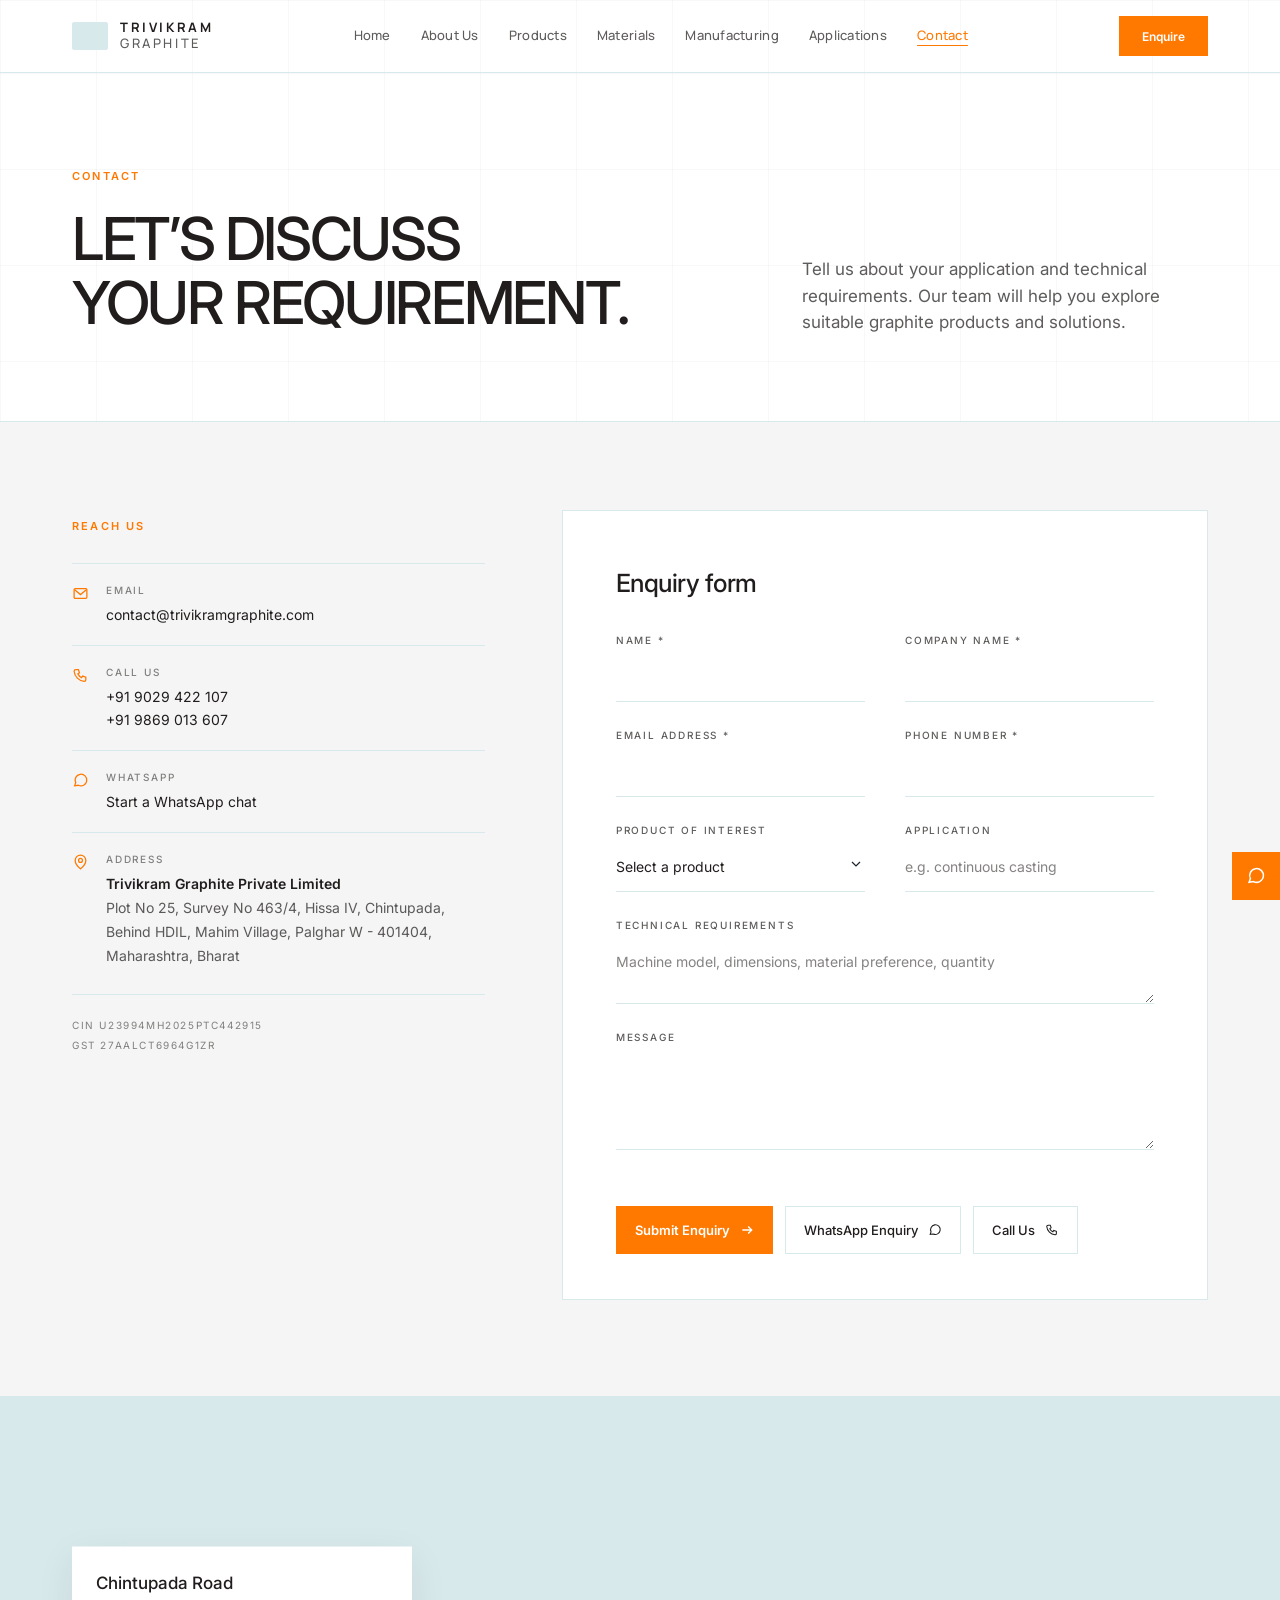
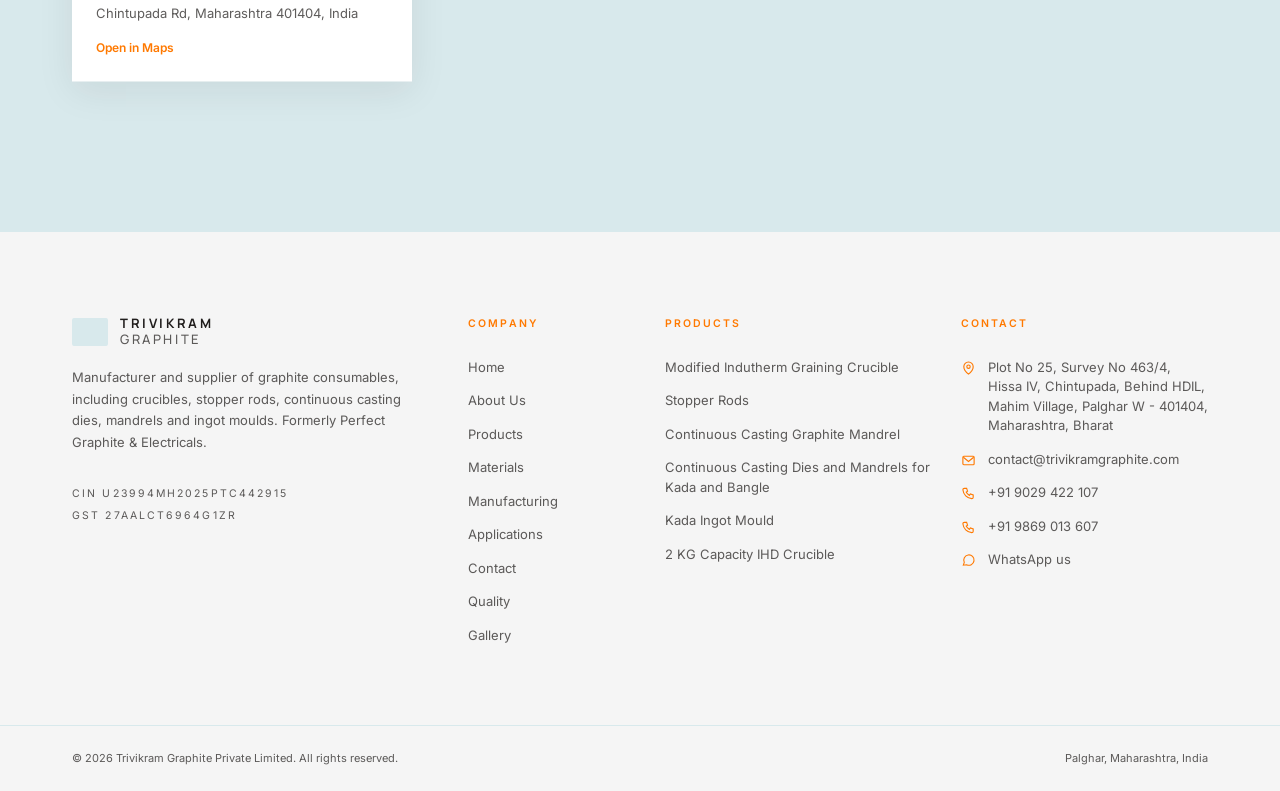
<file: contact.html>
﻿<!DOCTYPE html>
<html lang="en">
<head>
<meta charset="utf-8">
<meta name="viewport" content="width=device-width, initial-scale=1">
<title>Contact Trivikram Graphite | Graphite Consumables in Palghar</title>
<meta name="description" content="Contact Trivikram Graphite in Palghar, Maharashtra. Send your application, drawing or sample and get help choosing graphite consumables.">
<link rel="canonical" href="https://www.trivikramgraphite.com/contact.html">
<meta name="robots" content="index, follow">
<meta property="og:type" content="website">
<meta property="og:site_name" content="Trivikram Graphite Private Limited">
<meta property="og:title" content="Contact Trivikram Graphite | Graphite Consumables in Palghar">
<meta property="og:description" content="Contact Trivikram Graphite in Palghar, Maharashtra. Send your application, drawing or sample and get help choosing graphite consumables.">
<meta property="og:url" content="https://www.trivikramgraphite.com/contact.html">
<meta property="og:image" content="https://www.trivikramgraphite.com/images/og_contact.jpg">
<meta name="twitter:card" content="summary_large_image">
<meta name="twitter:title" content="Contact Trivikram Graphite | Graphite Consumables in Palghar">
<meta name="twitter:description" content="Contact Trivikram Graphite in Palghar, Maharashtra. Send your application, drawing or sample and get help choosing graphite consumables.">
<meta name="twitter:image" content="https://www.trivikramgraphite.com/images/og_contact.jpg">
<link rel="preconnect" href="https://fonts.googleapis.com">
<link rel="preconnect" href="https://fonts.gstatic.com" crossorigin>
<link href="https://fonts.googleapis.com/css2?family=Inter:wght@400;500;600&family=Manrope:wght@300;400;500;600;700&display=swap" rel="stylesheet">
<link rel="stylesheet" href="css/style.css">
<script type="application/ld+json">
{
  "@context": "https://schema.org",
  "@graph": [
    {
      "@type": "Organization",
      "@id": "https://www.trivikramgraphite.com/#org",
      "name": "Trivikram Graphite Private Limited",
      "alternateName": "Perfect Graphite & Electricals",
      "url": "https://www.trivikramgraphite.com/",
      "email": "contact@trivikramgraphite.com",
      "telephone": "+91 9029 422 107",
      "contactPoint": [
        { "@type": "ContactPoint", "contactType": "sales", "telephone": "+91 9029 422 107", "email": "contact@trivikramgraphite.com", "areaServed": "IN", "availableLanguage": ["en", "hi"] },
        { "@type": "ContactPoint", "contactType": "sales", "telephone": "+91 9869 013 607", "areaServed": "IN" }
      ],
      "address": {
        "@type": "PostalAddress",
        "streetAddress": "Plot No 25, Survey No 463/4, Hissa IV, Chintupada, Behind HDIL, Mahim Village",
        "addressLocality": "Palghar",
        "addressRegion": "Maharashtra",
        "postalCode": "401404",
        "addressCountry": "IN"
      }
    },
    {
      "@type": "ContactPage",
      "name": "Contact Trivikram Graphite",
      "url": "https://www.trivikramgraphite.com/contact.html",
      "isPartOf": { "@id": "https://www.trivikramgraphite.com/#org" },
      "about": { "@id": "https://www.trivikramgraphite.com/#org" }
    },
    {
      "@type": "BreadcrumbList",
      "itemListElement": [
        { "@type": "ListItem", "position": 1, "name": "Home", "item": "https://www.trivikramgraphite.com/" },
        { "@type": "ListItem", "position": 2, "name": "Contact", "item": "https://www.trivikramgraphite.com/contact.html" }
      ]
    }
  ]
}
</script>
</head>
<body data-theme="manufacture">

<svg width="0" height="0" style="position:absolute" aria-hidden="true">
  <symbol id="logo" viewBox="0 0 44 28"><path d="M1 1h42l-7 7H1z" fill="#e4572e"/><path d="M5 11h22v4h-9v12h-6V15H5z" fill="#c8421d"/><path d="M29 11h14v4H35v8h8v4H29z" fill="#e4572e"/></symbol>
  <symbol id="arrowr" viewBox="0 0 12 12"><path d="M2 6h8M7 3l3 3-3 3" fill="none" stroke="currentColor" stroke-width="1.2"/></symbol>
  <symbol id="arrow" viewBox="0 0 12 12"><path d="M3 9l6-6M4 3h5v5" fill="none" stroke="currentColor" stroke-width="1.2"/></symbol>
  <symbol id="pin" viewBox="0 0 16 16"><path d="M8 14s5-4.2 5-8a5 5 0 0 0-10 0c0 3.800 5 8 5 8z" fill="none" stroke="currentColor" stroke-width="1.2"/><circle cx="8" cy="6" r="1.800" fill="none" stroke="currentColor" stroke-width="1.2"/></symbol>
  <symbol id="mail" viewBox="0 0 16 16"><rect x="2" y="3.500" width="12" height="9" rx="1" fill="none" stroke="currentColor" stroke-width="1.200"/><path d="M2.500 4.500L8 9l5.500-4.500" fill="none" stroke="currentColor" stroke-width="1.200"/></symbol>
  <symbol id="phone" viewBox="0 0 16 16"><path d="M3.500 2.500h2.500l1 3-1.500 1a8 8 0 0 0 3.500 3.500l1-1.500 3 1v2.500a1.500 1.500 0 0 1-1.500 1.500A10.500 10.500 0 0 1 2 4a1.500 1.500 0 0 1 1.500-1.500z" fill="none" stroke="currentColor" stroke-width="1.200"/></symbol>
  <symbol id="chat" viewBox="0 0 16 16"><path d="M2.500 13l1-3A5.500 5.500 0 1 1 6 12.500z" fill="none" stroke="currentColor" stroke-width="1.200"/></symbol>
</svg>

<a class="skip" href="#main">Skip to content</a>

<header class="header" id="top">
  <div class="wrap headerin">
    <a class="logo" href="index.html" aria-label="Trivikram Graphite home"><span class="mark" aria-hidden="true"></span><b>Trivikram<i>Graphite</i></b></a>
    <button class="navtoggle" type="button" aria-expanded="false" aria-controls="nav" aria-label="Open menu"><span></span><span></span><span></span></button>
    <nav class="nav" id="nav" aria-label="Main">
      <a href="index.html">Home</a>
      <a href="about.html">About Us</a>
      <a href="products.html">Products</a>
      <a href="materials.html">Materials</a>
      <a href="manufacturing.html">Manufacturing</a>
      <a href="applications.html">Applications</a>
      <a href="contact.html" class="active" aria-current="page">Contact</a>
      <a href="#enquiry" class="btn btnblue navcta">Enquire</a>
    </nav>
  </div>
</header>

<main id="main">

  <section class="hero" aria-labelledby="pagetitle">
    <div class="wrap heroin">
      <div>
        <p class="eyebrow">CONTACT</p>
        <h1 id="pagetitle">Let&rsquo;s discuss<br>your requirement.</h1>
      </div>
      <p class="herotext">Tell us about your application and technical requirements. Our team will help you explore suitable graphite products and solutions.</p>
    </div>
  </section>

  <section class="contactsec" id="enquiry" aria-labelledby="reach">
    <div class="wrap cgridc">
      <div>
        <p class="eyebrow" id="reach">REACH US</p>
        <div class="clist">
          <div class="citem"><svg class="cico" aria-hidden="true"><use href="#mail"/></svg><div><p class="label">EMAIL</p><a class="cval" href="mailto:contact@trivikramgraphite.com">contact@trivikramgraphite.com</a></div></div>
          <div class="citem"><svg class="cico" aria-hidden="true"><use href="#phone"/></svg><div><p class="label">CALL US</p><a class="cval" href="tel:+919029422107">+91 9029 422 107</a><a class="cval" href="tel:+919869013607">+91 9869 013 607</a></div></div>
          <div class="citem"><svg class="cico" aria-hidden="true"><use href="#chat"/></svg><div><p class="label">WHATSAPP</p><a class="cval" href="https://wa.me/919029422107" rel="noopener">Start a WhatsApp chat</a></div></div>
          <div class="citem"><svg class="cico" aria-hidden="true"><use href="#pin"/></svg><div><p class="label">ADDRESS</p><address class="caddr"><strong>Trivikram Graphite Private Limited</strong><br>Plot No 25, Survey No 463/4, Hissa IV, Chintupada, Behind HDIL, Mahim Village, Palghar W - 401404, Maharashtra, Bharat</address></div></div>
        </div>
        <p class="cids">CIN U23994MH2025PTC442915<br>GST 27AALCT6964G1ZR</p>
      </div>

      <form class="form" id="enqform" novalidate>
        <h2 class="formtitle">Enquiry form</h2>
        <div class="row2">
          <div class="field"><label for="f_name">NAME *</label><input id="f_name" name="name" type="text" autocomplete="name" required></div>
          <div class="field"><label for="f_company">COMPANY NAME *</label><input id="f_company" name="company" type="text" autocomplete="organization" required></div>
        </div>
        <div class="row2">
          <div class="field"><label for="f_email">EMAIL ADDRESS *</label><input id="f_email" name="email" type="email" autocomplete="email" required></div>
          <div class="field"><label for="f_phone">PHONE NUMBER *</label><input id="f_phone" name="phone" type="tel" autocomplete="tel" required></div>
        </div>
        <div class="row2">
          <div class="field"><label for="f_product">PRODUCT OF INTEREST</label>
            <select id="f_product" name="product">
              <option value="">Select a product</option>
              <option>Modified Indutherm Graining Crucible</option>
              <option>Stopper Rods</option>
              <option>Continuous Casting Graphite Mandrel</option>
              <option>Continuous Casting Dies and Mandrels for Kada and Bangle</option>
              <option>Kada Ingot Mould</option>
              <option>2 KG Capacity IHD Crucible</option>
              <option>Other</option>
            </select>
          </div>
          <div class="field"><label for="f_app">APPLICATION</label><input id="f_app" name="application" type="text" placeholder="e.g. continuous casting"></div>
        </div>
        <div class="field"><label for="f_tech">TECHNICAL REQUIREMENTS</label><textarea id="f_tech" name="technical" rows="2" placeholder="Machine model, dimensions, material preference, quantity"></textarea></div>
        <div class="field"><label for="f_msg">MESSAGE</label><textarea id="f_msg" name="message" rows="4"></textarea></div>
        <p class="formnote" id="formnote" role="status" aria-live="polite"></p>
        <div class="actions">
          <button class="btn btnblue" type="submit">Submit Enquiry <svg class="ico"><use href="#arrowr"/></svg></button>
          <button class="btn btnline" type="button" id="wabtn">WhatsApp Enquiry <svg class="ico"><use href="#chat"/></svg></button>
          <a class="btn btnline" href="tel:+919029422107">Call Us <svg class="ico"><use href="#phone"/></svg></a>
        </div>
      </form>
    </div>
  </section>

  <section class="mapsec" aria-label="Location map">
    <iframe class="mapframe" title="Trivikram Graphite location in Palghar" src="https://maps.google.com/maps?q=Trivikram%20Graphite%20Palghar&t=&z=14&ie=UTF8&iwloc=&output=embed" loading="lazy" referrerpolicy="no-referrer-when-downgrade" allowfullscreen></iframe>
    <div class="mapcard">
      <p class="mapt">Chintupada Road</p>
      <p class="mapa">Chintupada Rd, Maharashtra 401404, India</p>
      <a class="mapbtn" href="https://www.google.com/maps/search/?api=1&amp;query=Trivikram+Graphite+Palghar" target="_blank" rel="noopener">Open in Maps</a>
    </div>
  </section>

</main>

<footer class="footer">
  <div class="wrap footgrid">
    <div class="footbrand">
      <a class="logo" href="index.html" aria-label="Trivikram Graphite home"><span class="mark" aria-hidden="true"></span><b>Trivikram<i>Graphite</i></b></a>
      <p>Manufacturer and supplier of graphite consumables, including crucibles, stopper rods, continuous casting dies, mandrels and ingot moulds. Formerly Perfect Graphite &amp; Electricals.</p>
      <p class="ids">CIN U23994MH2025PTC442915<br>GST 27AALCT6964G1ZR</p>
    </div>
    <nav aria-label="Company">
      <h3>COMPANY</h3>
      <ul>
        <li><a href="index.html">Home</a></li>
        <li><a href="about.html">About Us</a></li>
        <li><a href="products.html">Products</a></li>
        <li><a href="materials.html">Materials</a></li>
        <li><a href="manufacturing.html">Manufacturing</a></li>
        <li><a href="applications.html">Applications</a></li>
        <li><a href="contact.html">Contact</a></li>
        <li><a href="quality.html">Quality</a></li>
        <li><a href="gallery.html">Gallery</a></li>
      </ul>
    </nav>
    <nav aria-label="Products">
      <h3>PRODUCTS</h3>
      <ul>
        <li><a href="#">Modified Indutherm Graining Crucible</a></li>
        <li><a href="#">Stopper Rods</a></li>
        <li><a href="#">Continuous Casting Graphite Mandrel</a></li>
        <li><a href="#">Continuous Casting Dies and Mandrels for Kada and Bangle</a></li>
        <li><a href="#">Kada Ingot Mould</a></li>
        <li><a href="#">2 KG Capacity IHD Crucible</a></li>
      </ul>
    </nav>
    <div>
      <h3>CONTACT</h3>
      <ul class="contactlist">
        <li><svg class="ico"><use href="#pin"/></svg><span>Plot No 25, Survey No 463/4, Hissa IV, Chintupada, Behind HDIL, Mahim Village, Palghar W - 401404, Maharashtra, Bharat</span></li>
        <li><svg class="ico"><use href="#mail"/></svg><a href="mailto:contact@trivikramgraphite.com">contact@trivikramgraphite.com</a></li>
        <li><svg class="ico"><use href="#phone"/></svg><a href="tel:+919029422107">+91 9029 422 107</a></li>
        <li><svg class="ico"><use href="#phone"/></svg><a href="tel:+919869013607">+91 9869 013 607</a></li>
        <li><svg class="ico"><use href="#chat"/></svg><a href="https://wa.me/919029422107" rel="noopener">WhatsApp us</a></li>
      </ul>
    </div>
  </div>
  <div class="wrap footbar">
    <span>&copy; 2026 Trivikram Graphite Private Limited. All rights reserved.</span>
    <span>Palghar, Maharashtra, India</span>
  </div>
</footer>

<a class="floatchat" href="https://wa.me/919029422107" rel="noopener" aria-label="Chat on WhatsApp"><svg class="ico"><use href="#chat"/></svg></a>

<script src="js/main.js" defer></script>
</body>
</html>
</file>
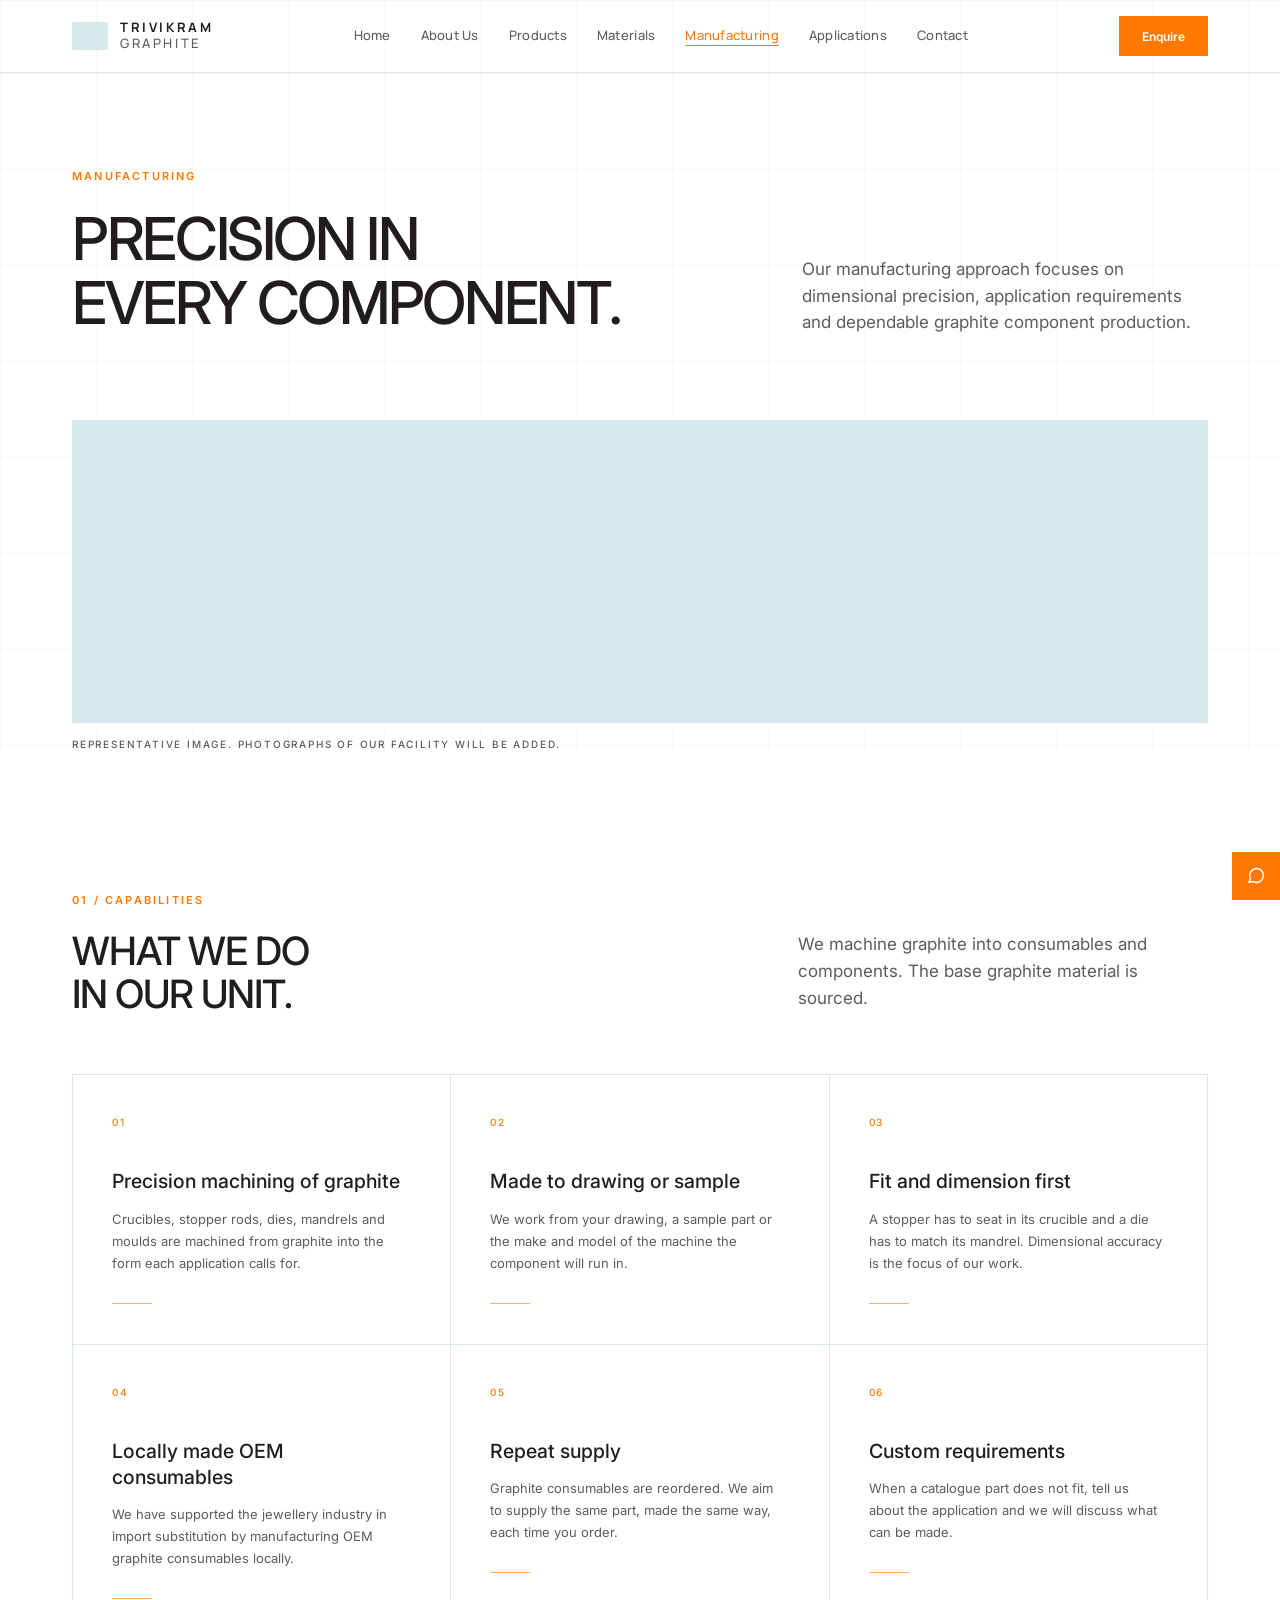
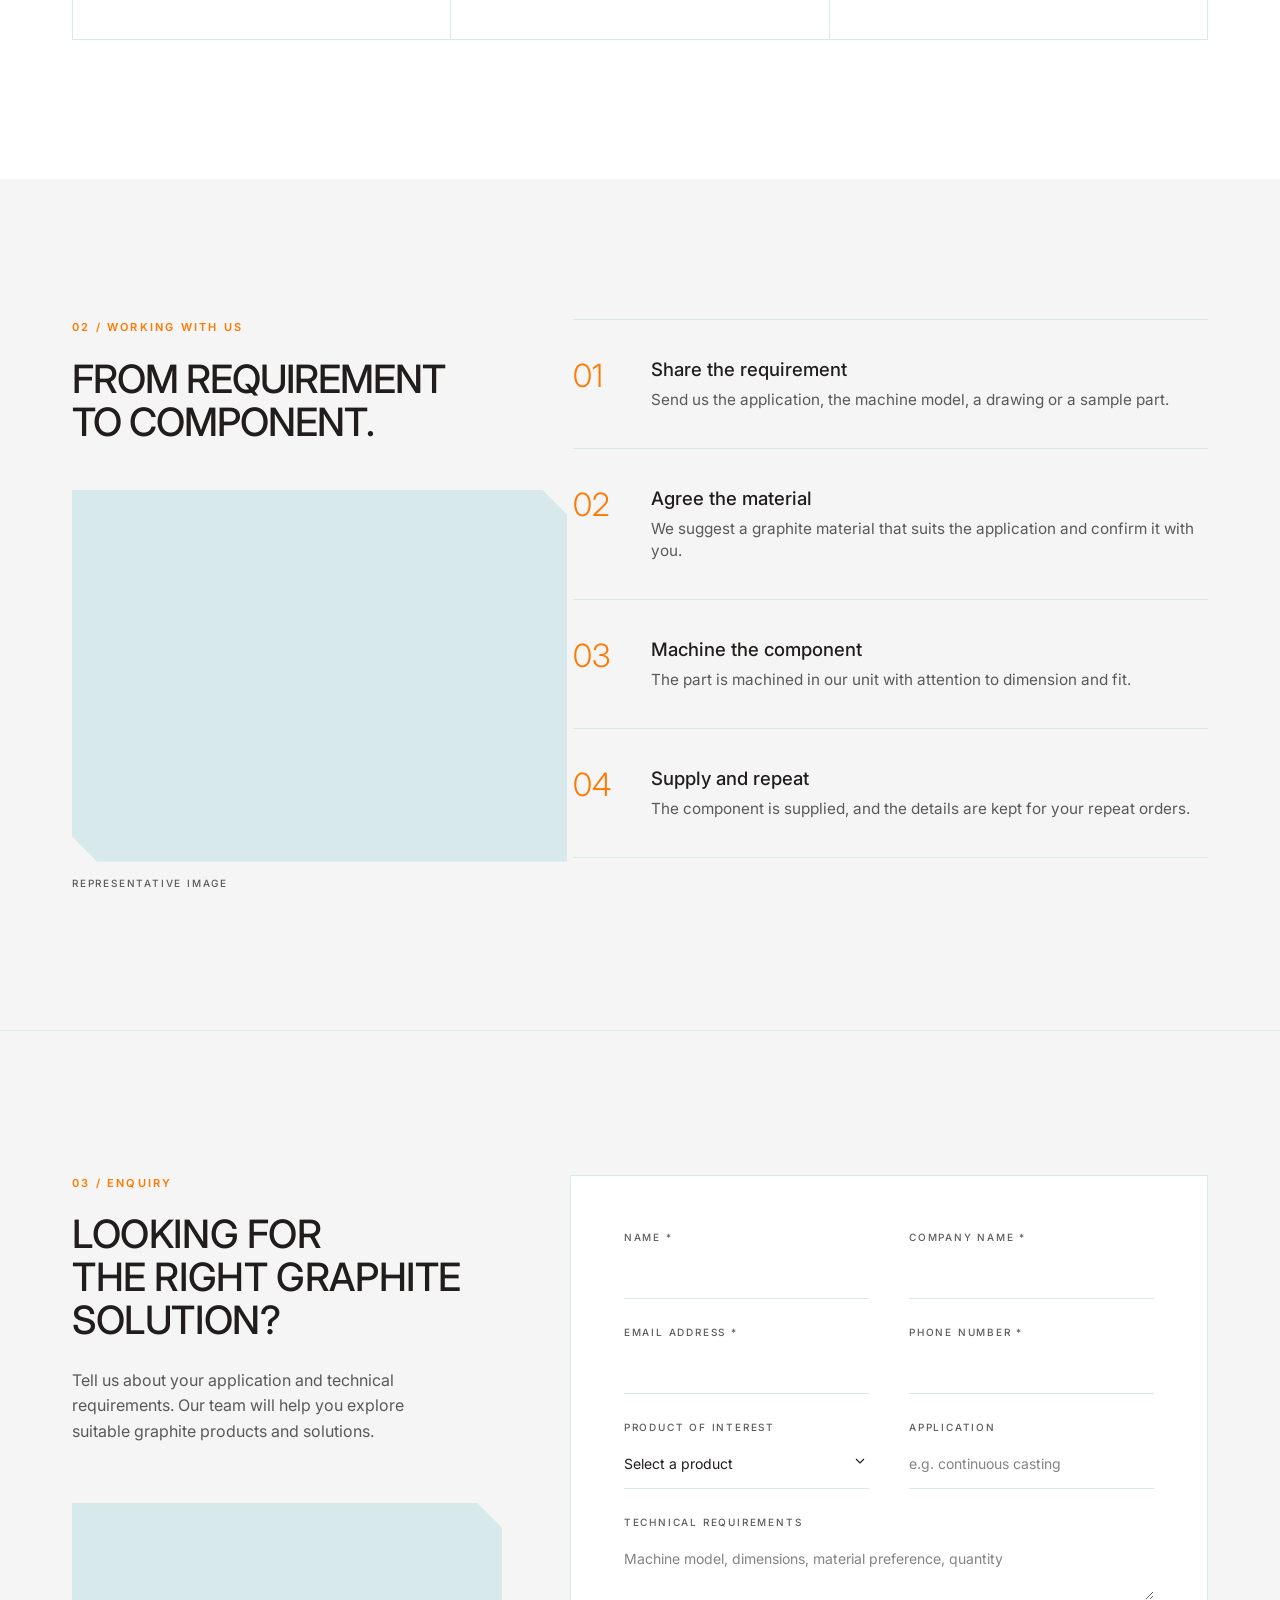
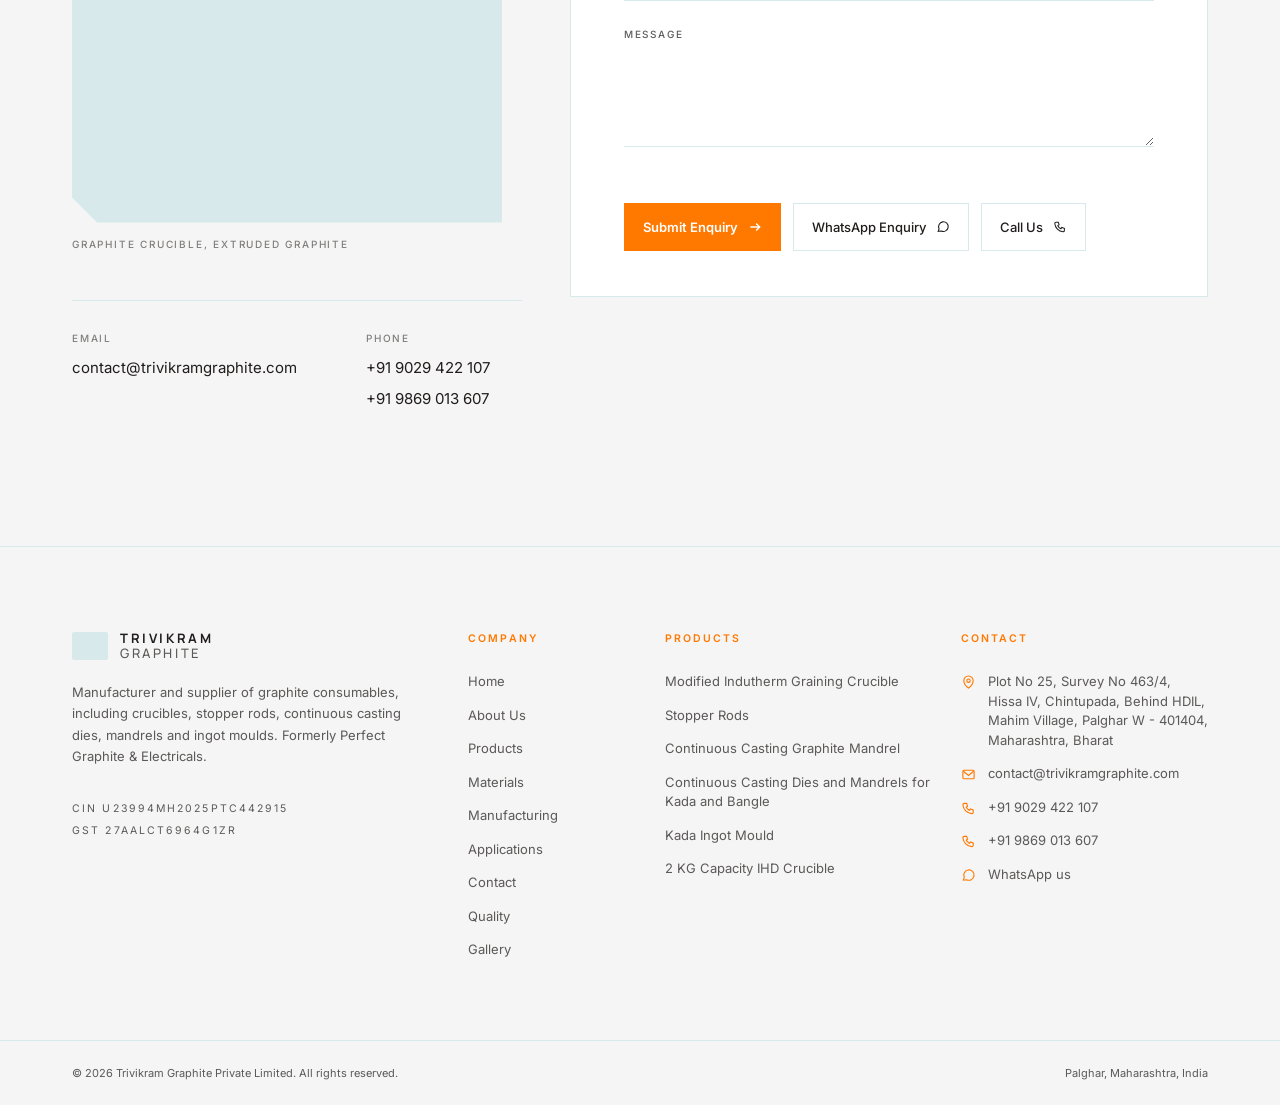
<file: manufacturing.html>
﻿<!DOCTYPE html>
<html lang="en">
<head>
<meta charset="utf-8">
<meta name="viewport" content="width=device-width, initial-scale=1">
<title>Graphite Component Manufacturing in Palghar | Trivikram Graphite</title>
<meta name="description" content="Graphite consumables machined in our own unit in Palghar to your drawing or sample. Precision machining, repeat supply and custom requirements.">
<link rel="canonical" href="https://www.trivikramgraphite.com/manufacturing.html">
<meta name="robots" content="index, follow">
<meta property="og:type" content="website">
<meta property="og:site_name" content="Trivikram Graphite Private Limited">
<meta property="og:title" content="Graphite Component Manufacturing in Palghar | Trivikram Graphite">
<meta property="og:description" content="Graphite consumables machined in our own unit in Palghar to your drawing or sample. Precision machining, repeat supply and custom requirements.">
<meta property="og:url" content="https://www.trivikramgraphite.com/manufacturing.html">
<meta property="og:image" content="https://www.trivikramgraphite.com/images/og_manufacturing.jpg">
<meta name="twitter:card" content="summary_large_image">
<meta name="twitter:title" content="Graphite Component Manufacturing in Palghar | Trivikram Graphite">
<meta name="twitter:description" content="Graphite consumables machined in our own unit in Palghar to your drawing or sample. Precision machining, repeat supply and custom requirements.">
<meta name="twitter:image" content="https://www.trivikramgraphite.com/images/og_manufacturing.jpg">
<link rel="preconnect" href="https://fonts.googleapis.com">
<link rel="preconnect" href="https://fonts.gstatic.com" crossorigin>
<link href="https://fonts.googleapis.com/css2?family=Inter:wght@400;500;600&family=Manrope:wght@300;400;500;600;700&display=swap" rel="stylesheet">
<link rel="stylesheet" href="css/style.css">
<script type="application/ld+json">
{
  "@context": "https://schema.org",
  "@graph": [
    {
      "@type": "Organization",
      "@id": "https://www.trivikramgraphite.com/#org",
      "name": "Trivikram Graphite Private Limited",
      "alternateName": "Perfect Graphite & Electricals",
      "url": "https://www.trivikramgraphite.com/",
      "email": "contact@trivikramgraphite.com",
      "telephone": "+91 9029 422 107",
      "address": {
        "@type": "PostalAddress",
        "streetAddress": "Plot No 25, Survey No 463/4, Hissa IV, Chintupada, Behind HDIL, Mahim Village",
        "addressLocality": "Palghar",
        "addressRegion": "Maharashtra",
        "postalCode": "401404",
        "addressCountry": "IN"
      }
    },
    {
      "@type": "WebPage",
      "name": "Manufacturing",
      "url": "https://www.trivikramgraphite.com/manufacturing.html",
      "isPartOf": { "@id": "https://www.trivikramgraphite.com/#org" }
    },
    {
      "@type": "HowTo",
      "name": "How we work with you from requirement to component",
      "step": [
        { "@type": "HowToStep", "position": 1, "name": "Share the requirement", "text": "Send us the application, the machine model, a drawing or a sample part." },
        { "@type": "HowToStep", "position": 2, "name": "Agree the material", "text": "We suggest a graphite material that suits the application and confirm it with you." },
        { "@type": "HowToStep", "position": 3, "name": "Machine the component", "text": "The part is machined in our unit with attention to dimension and fit." },
        { "@type": "HowToStep", "position": 4, "name": "Supply and repeat", "text": "The component is supplied, and the details are kept for your repeat orders." }
      ]
    },
    {
      "@type": "BreadcrumbList",
      "itemListElement": [
        { "@type": "ListItem", "position": 1, "name": "Home", "item": "https://www.trivikramgraphite.com/" },
        { "@type": "ListItem", "position": 2, "name": "Manufacturing", "item": "https://www.trivikramgraphite.com/manufacturing.html" }
      ]
    }
  ]
}
</script>
</head>
<body data-theme="manufacture">

<svg width="0" height="0" style="position:absolute" aria-hidden="true">
  <symbol id="logo" viewBox="0 0 44 28"><path d="M1 1h42l-7 7H1z" fill="#e4572e"/><path d="M5 11h22v4h-9v12h-6V15H5z" fill="#c8421d"/><path d="M29 11h14v4H35v8h8v4H29z" fill="#e4572e"/></symbol>
  <symbol id="arrowr" viewBox="0 0 12 12"><path d="M2 6h8M7 3l3 3-3 3" fill="none" stroke="currentColor" stroke-width="1.2"/></symbol>
  <symbol id="arrow" viewBox="0 0 12 12"><path d="M3 9l6-6M4 3h5v5" fill="none" stroke="currentColor" stroke-width="1.2"/></symbol>
  <symbol id="pin" viewBox="0 0 16 16"><path d="M8 14s5-4.2 5-8a5 5 0 0 0-10 0c0 3.800 5 8 5 8z" fill="none" stroke="currentColor" stroke-width="1.2"/><circle cx="8" cy="6" r="1.800" fill="none" stroke="currentColor" stroke-width="1.2"/></symbol>
  <symbol id="mail" viewBox="0 0 16 16"><rect x="2" y="3.500" width="12" height="9" rx="1" fill="none" stroke="currentColor" stroke-width="1.200"/><path d="M2.500 4.500L8 9l5.500-4.500" fill="none" stroke="currentColor" stroke-width="1.200"/></symbol>
  <symbol id="phone" viewBox="0 0 16 16"><path d="M3.500 2.500h2.500l1 3-1.500 1a8 8 0 0 0 3.500 3.500l1-1.500 3 1v2.500a1.500 1.500 0 0 1-1.500 1.500A10.500 10.500 0 0 1 2 4a1.500 1.500 0 0 1 1.500-1.500z" fill="none" stroke="currentColor" stroke-width="1.200"/></symbol>
  <symbol id="chat" viewBox="0 0 16 16"><path d="M2.500 13l1-3A5.500 5.500 0 1 1 6 12.500z" fill="none" stroke="currentColor" stroke-width="1.200"/></symbol>
</svg>

<a class="skip" href="#main">Skip to content</a>

<header class="header" id="top">
  <div class="wrap headerin">
    <a class="logo" href="index.html" aria-label="Trivikram Graphite home"><span class="mark" aria-hidden="true"></span><b>Trivikram<i>Graphite</i></b></a>
    <button class="navtoggle" type="button" aria-expanded="false" aria-controls="nav" aria-label="Open menu"><span></span><span></span><span></span></button>
    <nav class="nav" id="nav" aria-label="Main">
      <a href="index.html">Home</a>
      <a href="about.html">About Us</a>
      <a href="products.html">Products</a>
      <a href="materials.html">Materials</a>
      <a href="manufacturing.html" class="active" aria-current="page">Manufacturing</a>
      <a href="applications.html">Applications</a>
      <a href="contact.html">Contact</a>
      <a href="#enquiry" class="btn btnblue navcta">Enquire</a>
    </nav>
  </div>
</header>

<main id="main">

  <section class="hero heronb" aria-labelledby="pagetitle">
    <div class="wrap heroin">
      <div>
        <p class="eyebrow">MANUFACTURING</p>
        <h1 id="pagetitle">Precision in<br>every component.</h1>
      </div>
      <p class="herotext">Our manufacturing approach focuses on dimensional precision, application requirements and dependable graphite component production.</p>
    </div>
    <div class="wrap">
      <div class="ph banner banner2" role="img" aria-label="Image placeholder"></div>
      <p class="imgcap">REPRESENTATIVE IMAGE. PHOTOGRAPHS OF OUR FACILITY WILL BE ADDED.</p>
    </div>
  </section>

  <section class="sec" aria-labelledby="capabilities">
    <div class="wrap">
      <div class="sechead">
        <div>
          <p class="eyebrow">01 / CAPABILITIES</p>
          <h2 class="h2big" id="capabilities">What we do<br>in our unit.</h2>
        </div>
        <p class="secnote">We machine graphite into consumables and components. The base graphite material is sourced.</p>
      </div>
      <div class="cgrid cgrid3">
        <article class="cell"><p class="cnum">01</p><h3>Precision machining of graphite</h3><p>Crucibles, stopper rods, dies, mandrels and moulds are machined from graphite into the form each application calls for.</p><span class="cline" aria-hidden="true"></span></article>
        <article class="cell"><p class="cnum">02</p><h3>Made to drawing or sample</h3><p>We work from your drawing, a sample part or the make and model of the machine the component will run in.</p><span class="cline" aria-hidden="true"></span></article>
        <article class="cell"><p class="cnum">03</p><h3>Fit and dimension first</h3><p>A stopper has to seat in its crucible and a die has to match its mandrel. Dimensional accuracy is the focus of our work.</p><span class="cline" aria-hidden="true"></span></article>
        <article class="cell"><p class="cnum">04</p><h3>Locally made OEM consumables</h3><p>We have supported the jewellery industry in import substitution by manufacturing OEM graphite consumables locally.</p><span class="cline" aria-hidden="true"></span></article>
        <article class="cell"><p class="cnum">05</p><h3>Repeat supply</h3><p>Graphite consumables are reordered. We aim to supply the same part, made the same way, each time you order.</p><span class="cline" aria-hidden="true"></span></article>
        <article class="cell"><p class="cnum">06</p><h3>Custom requirements</h3><p>When a catalogue part does not fit, tell us about the application and we will discuss what can be made.</p><span class="cline" aria-hidden="true"></span></article>
      </div>
    </div>
  </section>

  <section class="sec secsoft" aria-labelledby="working">
    <div class="wrap workgrid">
      <div class="workleft">
        <p class="eyebrow">02 / WORKING WITH US</p>
        <h2 class="h2big h2m" id="working">From requirement<br>to component.</h2>
        <div class="ph stepimg" role="img" aria-label="Image placeholder"></div>
        <p class="imgcap">REPRESENTATIVE IMAGE</p>
      </div>
      <ol class="steps">
        <li class="step"><span class="snum">01</span><div><h3>Share the requirement</h3><p>Send us the application, the machine model, a drawing or a sample part.</p></div></li>
        <li class="step"><span class="snum">02</span><div><h3>Agree the material</h3><p>We suggest a graphite material that suits the application and confirm it with you.</p></div></li>
        <li class="step"><span class="snum">03</span><div><h3>Machine the component</h3><p>The part is machined in our unit with attention to dimension and fit.</p></div></li>
        <li class="step"><span class="snum">04</span><div><h3>Supply and repeat</h3><p>The component is supplied, and the details are kept for your repeat orders.</p></div></li>
      </ol>
    </div>
  </section>

  <section class="enquiry" id="enquiry" aria-labelledby="enqtitle">
    <div class="wrap enqgrid">
      <div class="enqleft">
        <p class="eyebrow">03 / ENQUIRY</p>
        <h2 id="enqtitle">Looking for<br>the right graphite<br>solution?</h2>
        <p class="enqtext">Tell us about your application and technical requirements. Our team will help you explore suitable graphite products and solutions.</p>
        <div class="ph enqimg" role="img" aria-label="Image placeholder"></div>
        <p class="enqcap">GRAPHITE CRUCIBLE, EXTRUDED GRAPHITE</p>
        <div class="enqcontact">
          <div><p class="label">EMAIL</p><a href="mailto:contact@trivikramgraphite.com">contact@trivikramgraphite.com</a></div>
          <div><p class="label">PHONE</p><a href="tel:+919029422107">+91 9029 422 107</a><a href="tel:+919869013607">+91 9869 013 607</a></div>
        </div>
      </div>

      <form class="form" id="enqform" novalidate>
        <div class="row2">
          <div class="field"><label for="f_name">NAME *</label><input id="f_name" name="name" type="text" autocomplete="name" required></div>
          <div class="field"><label for="f_company">COMPANY NAME *</label><input id="f_company" name="company" type="text" autocomplete="organization" required></div>
        </div>
        <div class="row2">
          <div class="field"><label for="f_email">EMAIL ADDRESS *</label><input id="f_email" name="email" type="email" autocomplete="email" required></div>
          <div class="field"><label for="f_phone">PHONE NUMBER *</label><input id="f_phone" name="phone" type="tel" autocomplete="tel" required></div>
        </div>
        <div class="row2">
          <div class="field"><label for="f_product">PRODUCT OF INTEREST</label>
            <select id="f_product" name="product">
              <option value="">Select a product</option>
              <option>Modified Indutherm Graining Crucible</option>
              <option>Stopper Rods</option>
              <option>Continuous Casting Graphite Mandrel</option>
              <option>Continuous Casting Dies and Mandrels for Kada and Bangle</option>
              <option>Kada Ingot Mould</option>
              <option>2 KG Capacity IHD Crucible</option>
              <option>Other</option>
            </select>
          </div>
          <div class="field"><label for="f_app">APPLICATION</label><input id="f_app" name="application" type="text" placeholder="e.g. continuous casting"></div>
        </div>
        <div class="field"><label for="f_tech">TECHNICAL REQUIREMENTS</label><textarea id="f_tech" name="technical" rows="2" placeholder="Machine model, dimensions, material preference, quantity"></textarea></div>
        <div class="field"><label for="f_msg">MESSAGE</label><textarea id="f_msg" name="message" rows="4"></textarea></div>
        <p class="formnote" id="formnote" role="status" aria-live="polite"></p>
        <div class="actions">
          <button class="btn btnblue" type="submit">Submit Enquiry <svg class="ico"><use href="#arrowr"/></svg></button>
          <button class="btn btnline" type="button" id="wabtn">WhatsApp Enquiry <svg class="ico"><use href="#chat"/></svg></button>
          <a class="btn btnline" href="tel:+919029422107">Call Us <svg class="ico"><use href="#phone"/></svg></a>
        </div>
      </form>
    </div>
  </section>

</main>

<footer class="footer">
  <div class="wrap footgrid">
    <div class="footbrand">
      <a class="logo" href="index.html" aria-label="Trivikram Graphite home"><span class="mark" aria-hidden="true"></span><b>Trivikram<i>Graphite</i></b></a>
      <p>Manufacturer and supplier of graphite consumables, including crucibles, stopper rods, continuous casting dies, mandrels and ingot moulds. Formerly Perfect Graphite &amp; Electricals.</p>
      <p class="ids">CIN U23994MH2025PTC442915<br>GST 27AALCT6964G1ZR</p>
    </div>
    <nav aria-label="Company">
      <h3>COMPANY</h3>
      <ul>
        <li><a href="index.html">Home</a></li>
        <li><a href="about.html">About Us</a></li>
        <li><a href="products.html">Products</a></li>
        <li><a href="materials.html">Materials</a></li>
        <li><a href="manufacturing.html">Manufacturing</a></li>
        <li><a href="applications.html">Applications</a></li>
        <li><a href="contact.html">Contact</a></li>
        <li><a href="quality.html">Quality</a></li>
        <li><a href="gallery.html">Gallery</a></li>
      </ul>
    </nav>
    <nav aria-label="Products">
      <h3>PRODUCTS</h3>
      <ul>
        <li><a href="#">Modified Indutherm Graining Crucible</a></li>
        <li><a href="#">Stopper Rods</a></li>
        <li><a href="#">Continuous Casting Graphite Mandrel</a></li>
        <li><a href="#">Continuous Casting Dies and Mandrels for Kada and Bangle</a></li>
        <li><a href="#">Kada Ingot Mould</a></li>
        <li><a href="#">2 KG Capacity IHD Crucible</a></li>
      </ul>
    </nav>
    <div>
      <h3>CONTACT</h3>
      <ul class="contactlist">
        <li><svg class="ico"><use href="#pin"/></svg><span>Plot No 25, Survey No 463/4, Hissa IV, Chintupada, Behind HDIL, Mahim Village, Palghar W - 401404, Maharashtra, Bharat</span></li>
        <li><svg class="ico"><use href="#mail"/></svg><a href="mailto:contact@trivikramgraphite.com">contact@trivikramgraphite.com</a></li>
        <li><svg class="ico"><use href="#phone"/></svg><a href="tel:+919029422107">+91 9029 422 107</a></li>
        <li><svg class="ico"><use href="#phone"/></svg><a href="tel:+919869013607">+91 9869 013 607</a></li>
        <li><svg class="ico"><use href="#chat"/></svg><a href="https://wa.me/919029422107" rel="noopener">WhatsApp us</a></li>
      </ul>
    </div>
  </div>
  <div class="wrap footbar">
    <span>&copy; 2026 Trivikram Graphite Private Limited. All rights reserved.</span>
    <span>Palghar, Maharashtra, India</span>
  </div>
</footer>

<a class="floatchat" href="https://wa.me/919029422107" rel="noopener" aria-label="Chat on WhatsApp"><svg class="ico"><use href="#chat"/></svg></a>

<script src="js/main.js" defer></script>
</body>
</html>
</file>
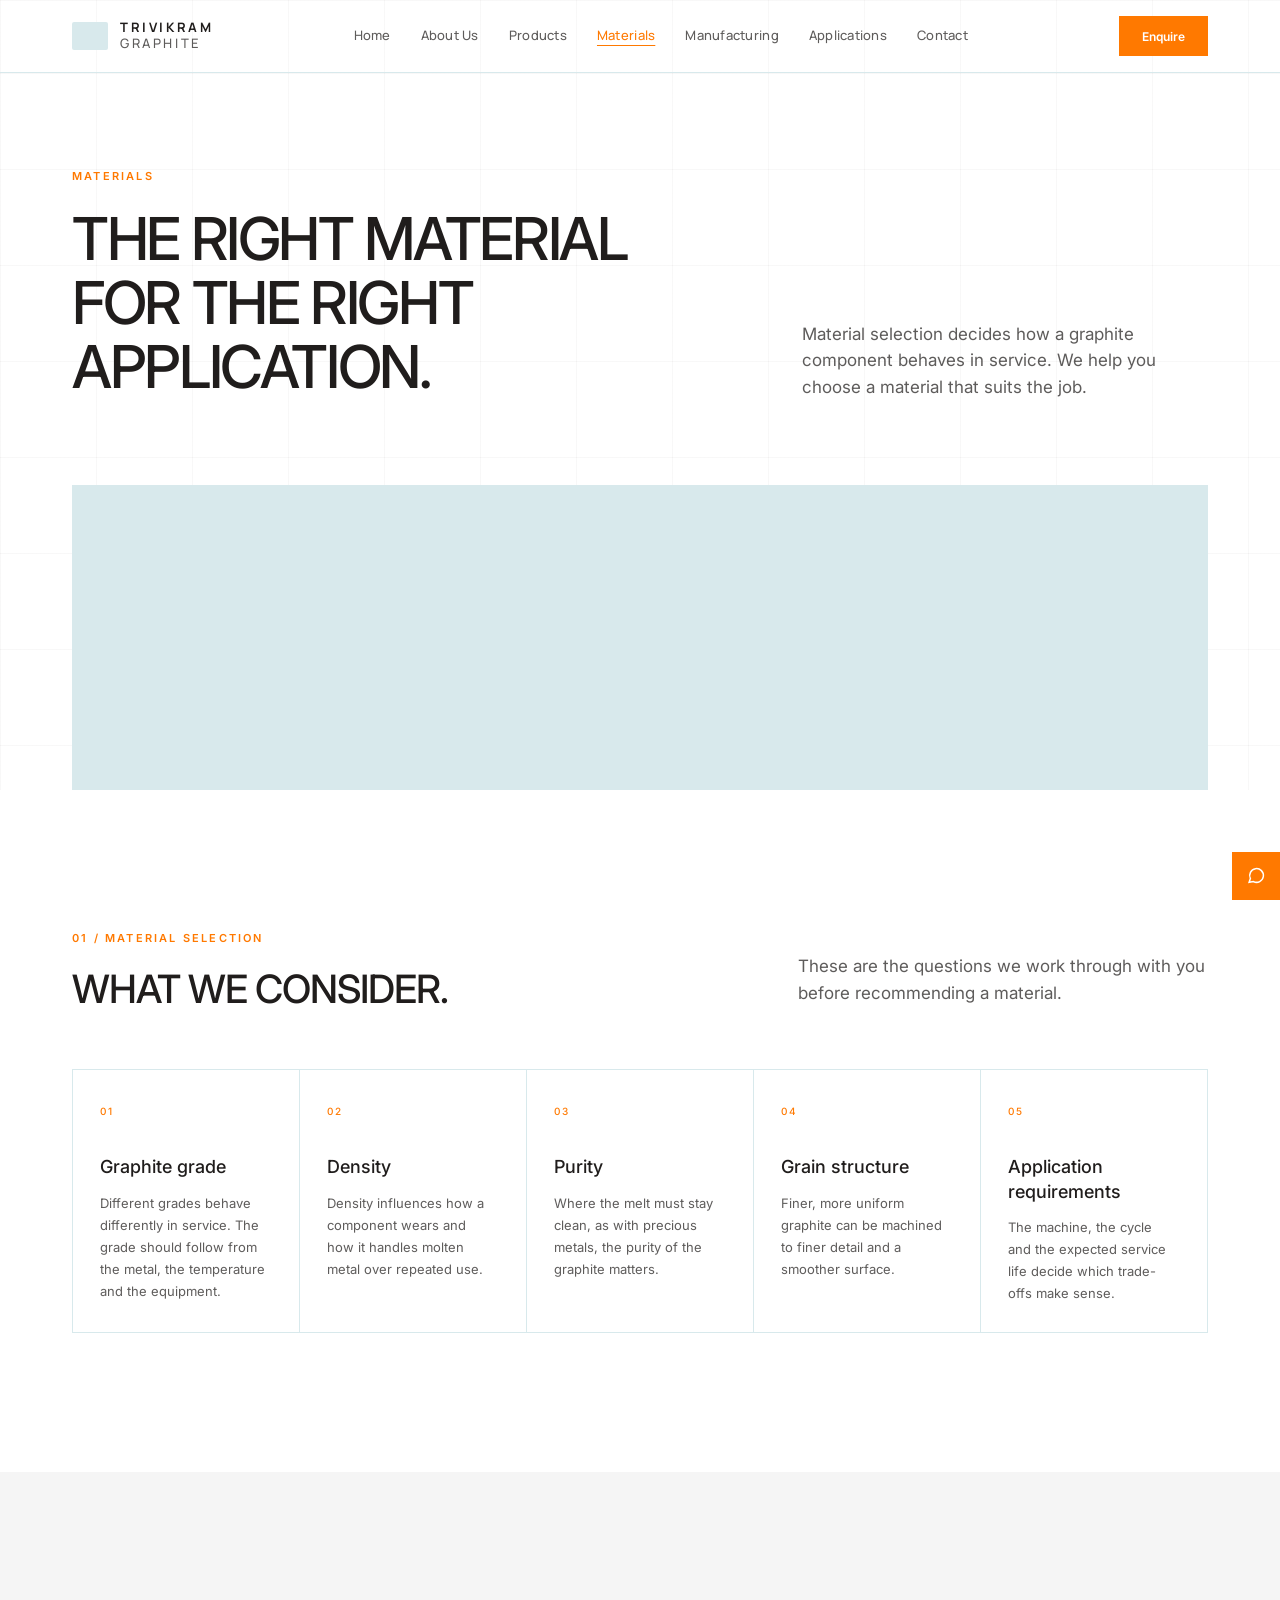
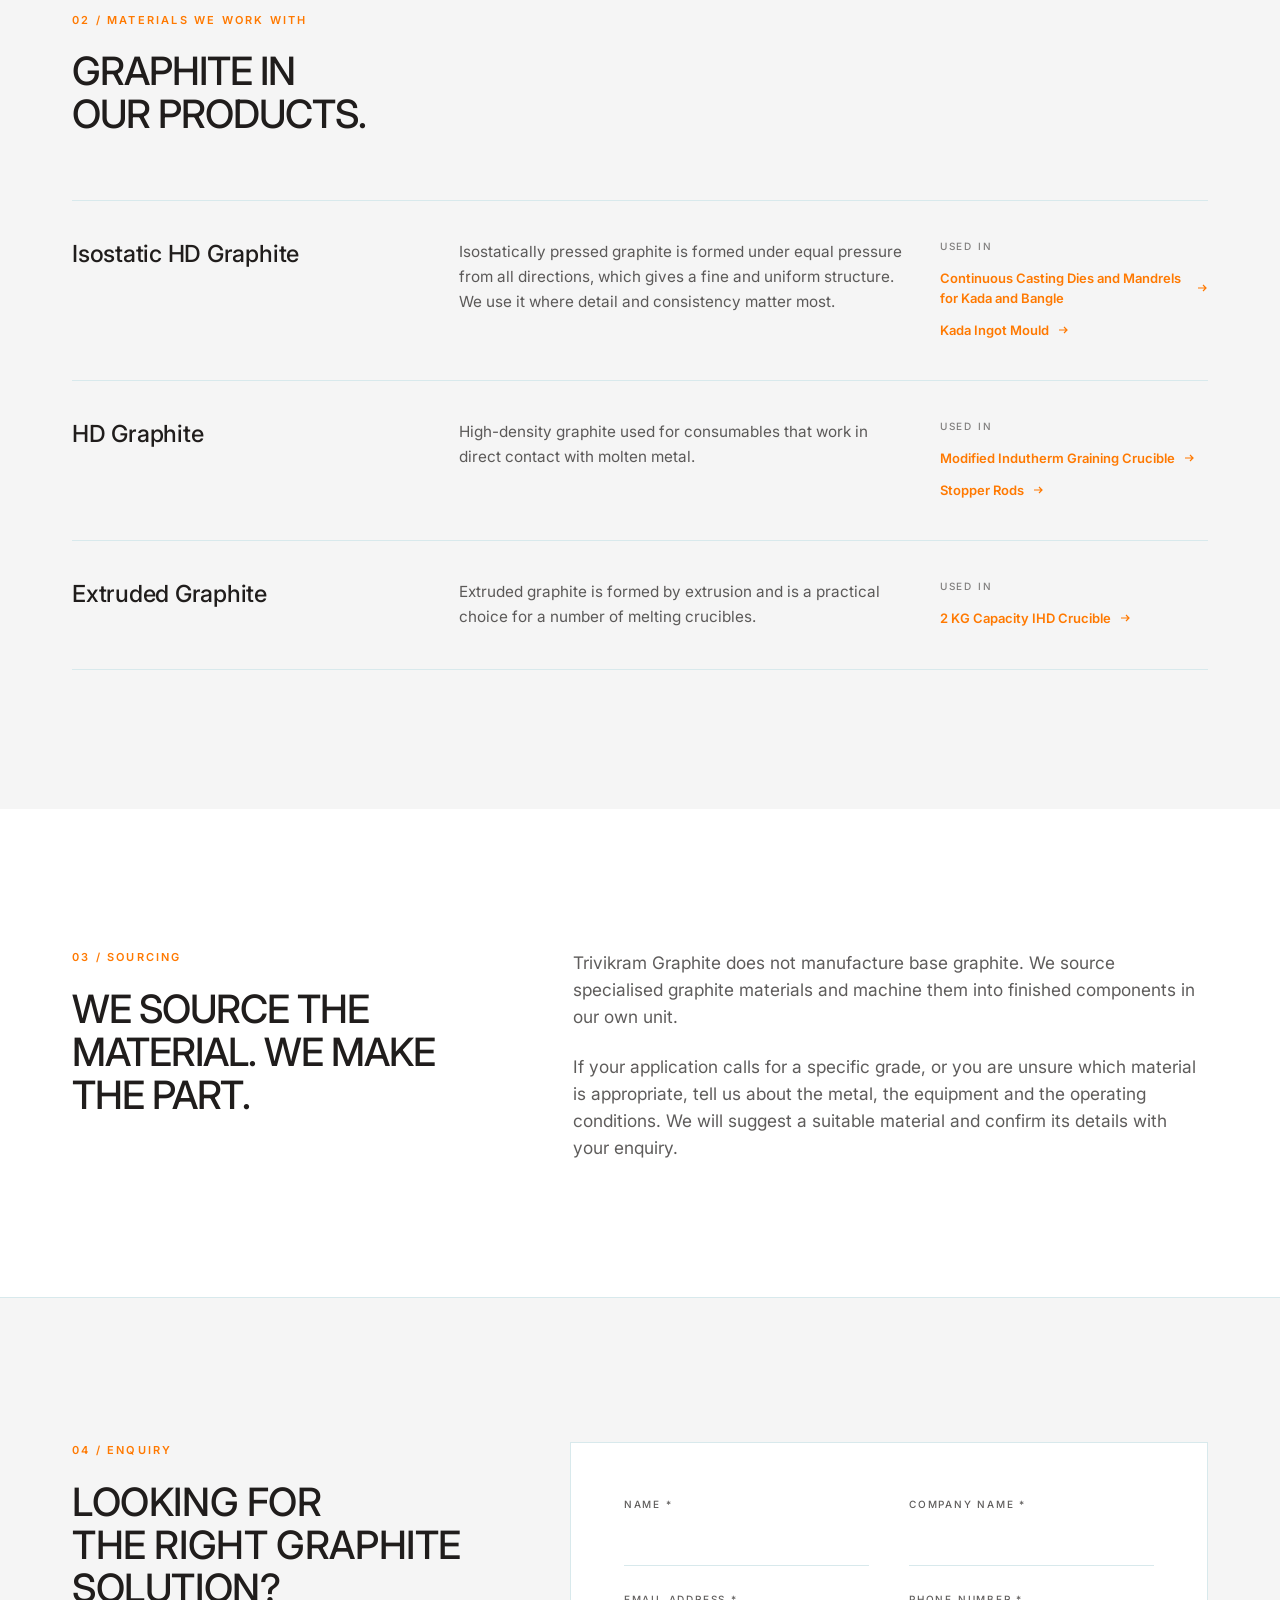
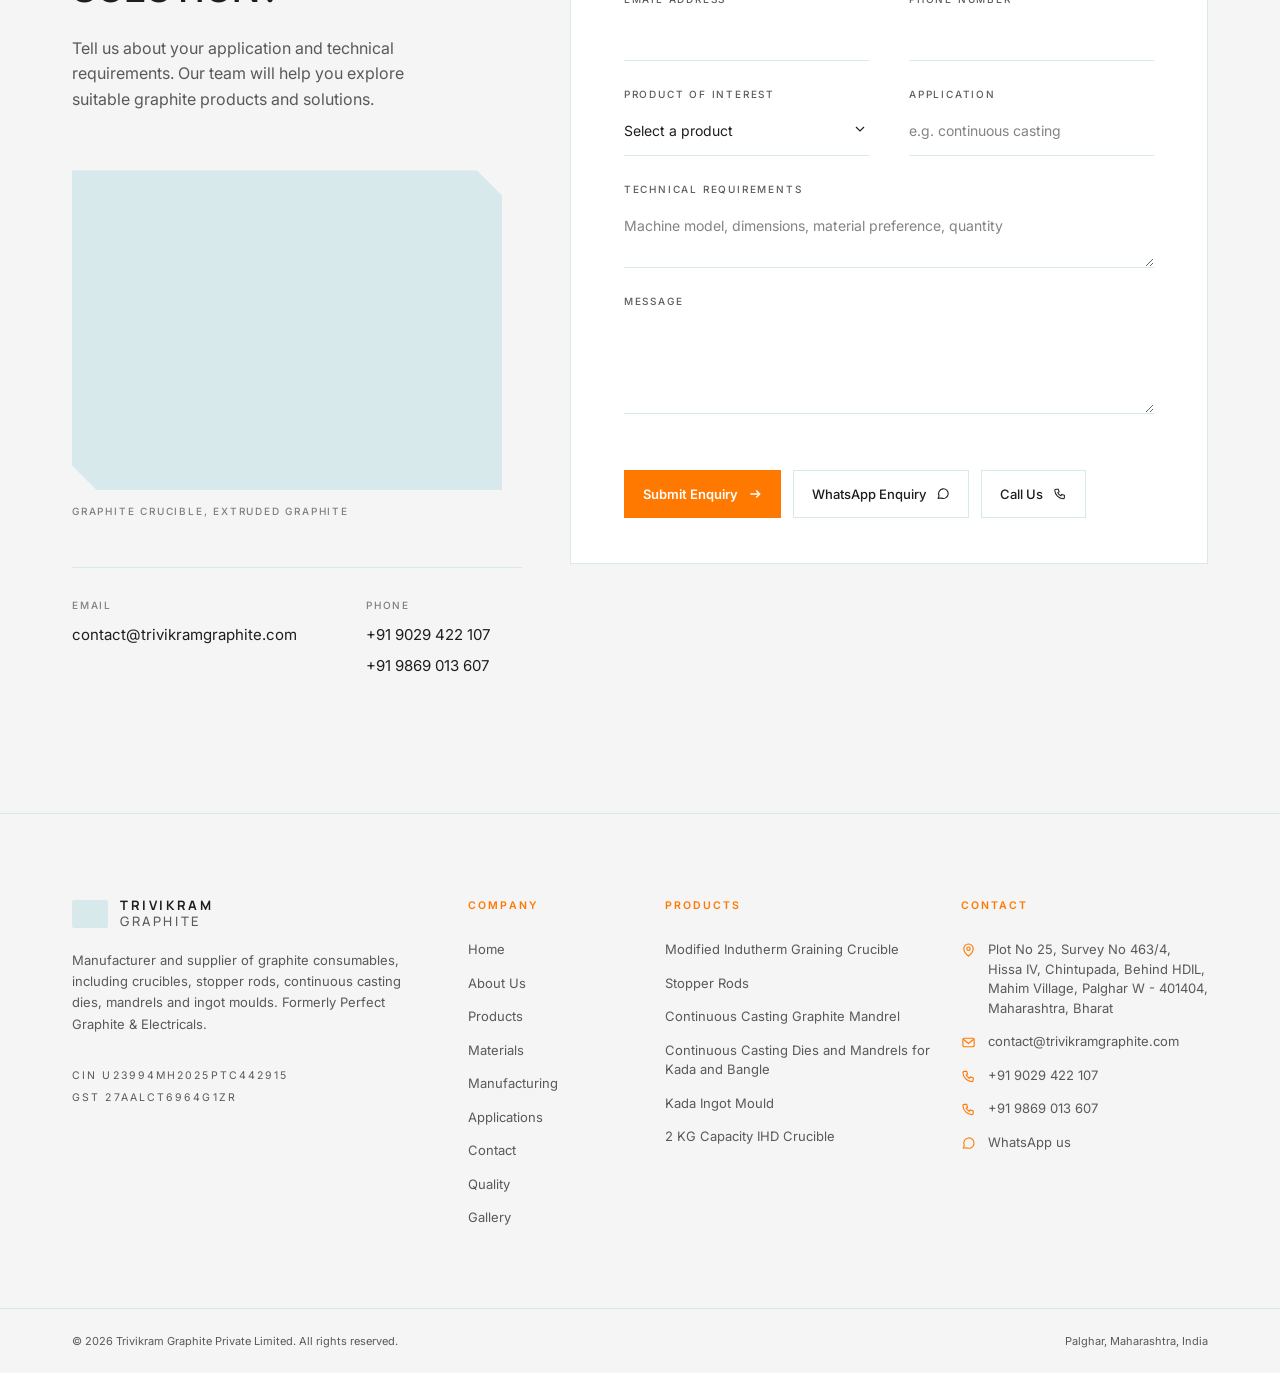
<file: materials.html>
﻿<!DOCTYPE html>
<html lang="en">
<head>
<meta charset="utf-8">
<meta name="viewport" content="width=device-width, initial-scale=1">
<title>Graphite Materials for Casting and Melting | Trivikram Graphite</title>
<meta name="description" content="Isostatic HD, HD and extruded graphite explained. See how grade, density, purity and grain structure decide the right material for your application.">
<link rel="canonical" href="https://www.trivikramgraphite.com/materials.html">
<meta name="robots" content="index, follow">
<meta property="og:type" content="website">
<meta property="og:site_name" content="Trivikram Graphite Private Limited">
<meta property="og:title" content="Graphite Materials for Casting and Melting | Trivikram Graphite">
<meta property="og:description" content="Isostatic HD, HD and extruded graphite explained. See how grade, density, purity and grain structure decide the right material.">
<meta property="og:url" content="https://www.trivikramgraphite.com/materials.html">
<meta property="og:image" content="https://www.trivikramgraphite.com/images/og_materials.jpg">
<meta name="twitter:card" content="summary_large_image">
<meta name="twitter:title" content="Graphite Materials for Casting and Melting | Trivikram Graphite">
<meta name="twitter:description" content="Isostatic HD, HD and extruded graphite explained. See how grade, density, purity and grain structure decide the right material.">
<meta name="twitter:image" content="https://www.trivikramgraphite.com/images/og_materials.jpg">
<link rel="preconnect" href="https://fonts.googleapis.com">
<link rel="preconnect" href="https://fonts.gstatic.com" crossorigin>
<link href="https://fonts.googleapis.com/css2?family=Inter:wght@400;500;600&family=Manrope:wght@300;400;500;600;700&display=swap" rel="stylesheet">
<link rel="stylesheet" href="css/style.css">
<script type="application/ld+json">
{
  "@context": "https://schema.org",
  "@graph": [
    {
      "@type": "Organization",
      "@id": "https://www.trivikramgraphite.com/#org",
      "name": "Trivikram Graphite Private Limited",
      "alternateName": "Perfect Graphite & Electricals",
      "url": "https://www.trivikramgraphite.com/",
      "email": "contact@trivikramgraphite.com",
      "telephone": "+91 9029 422 107",
      "address": {
        "@type": "PostalAddress",
        "streetAddress": "Plot No 25, Survey No 463/4, Hissa IV, Chintupada, Behind HDIL, Mahim Village",
        "addressLocality": "Palghar",
        "addressRegion": "Maharashtra",
        "postalCode": "401404",
        "addressCountry": "IN"
      }
    },
    {
      "@type": "WebPage",
      "name": "Graphite Materials for Casting and Melting",
      "url": "https://www.trivikramgraphite.com/materials.html",
      "isPartOf": { "@id": "https://www.trivikramgraphite.com/#org" },
      "about": [
        { "@type": "Thing", "name": "Isostatic HD Graphite" },
        { "@type": "Thing", "name": "HD Graphite" },
        { "@type": "Thing", "name": "Extruded Graphite" }
      ]
    },
    {
      "@type": "BreadcrumbList",
      "itemListElement": [
        { "@type": "ListItem", "position": 1, "name": "Home", "item": "https://www.trivikramgraphite.com/" },
        { "@type": "ListItem", "position": 2, "name": "Materials", "item": "https://www.trivikramgraphite.com/materials.html" }
      ]
    }
  ]
}
</script>
</head>
<body data-theme="manufacture">

<svg width="0" height="0" style="position:absolute" aria-hidden="true">
  <symbol id="logo" viewBox="0 0 44 28"><path d="M1 1h42l-7 7H1z" fill="#e4572e"/><path d="M5 11h22v4h-9v12h-6V15H5z" fill="#c8421d"/><path d="M29 11h14v4H35v8h8v4H29z" fill="#e4572e"/></symbol>
  <symbol id="arrowr" viewBox="0 0 12 12"><path d="M2 6h8M7 3l3 3-3 3" fill="none" stroke="currentColor" stroke-width="1.2"/></symbol>
  <symbol id="arrow" viewBox="0 0 12 12"><path d="M3 9l6-6M4 3h5v5" fill="none" stroke="currentColor" stroke-width="1.2"/></symbol>
  <symbol id="pin" viewBox="0 0 16 16"><path d="M8 14s5-4.2 5-8a5 5 0 0 0-10 0c0 3.800 5 8 5 8z" fill="none" stroke="currentColor" stroke-width="1.2"/><circle cx="8" cy="6" r="1.800" fill="none" stroke="currentColor" stroke-width="1.2"/></symbol>
  <symbol id="mail" viewBox="0 0 16 16"><rect x="2" y="3.500" width="12" height="9" rx="1" fill="none" stroke="currentColor" stroke-width="1.200"/><path d="M2.500 4.500L8 9l5.500-4.500" fill="none" stroke="currentColor" stroke-width="1.200"/></symbol>
  <symbol id="phone" viewBox="0 0 16 16"><path d="M3.500 2.500h2.500l1 3-1.500 1a8 8 0 0 0 3.500 3.500l1-1.500 3 1v2.500a1.500 1.500 0 0 1-1.500 1.500A10.500 10.500 0 0 1 2 4a1.500 1.500 0 0 1 1.500-1.500z" fill="none" stroke="currentColor" stroke-width="1.200"/></symbol>
  <symbol id="chat" viewBox="0 0 16 16"><path d="M2.500 13l1-3A5.500 5.500 0 1 1 6 12.500z" fill="none" stroke="currentColor" stroke-width="1.200"/></symbol>
</svg>

<a class="skip" href="#main">Skip to content</a>

<header class="header" id="top">
  <div class="wrap headerin">
    <a class="logo" href="index.html" aria-label="Trivikram Graphite home"><span class="mark" aria-hidden="true"></span><b>Trivikram<i>Graphite</i></b></a>
    <button class="navtoggle" type="button" aria-expanded="false" aria-controls="nav" aria-label="Open menu"><span></span><span></span><span></span></button>
    <nav class="nav" id="nav" aria-label="Main">
      <a href="index.html">Home</a>
      <a href="about.html">About Us</a>
      <a href="products.html">Products</a>
      <a href="materials.html" class="active" aria-current="page">Materials</a>
      <a href="manufacturing.html">Manufacturing</a>
      <a href="applications.html">Applications</a>
      <a href="contact.html">Contact</a>
      <a href="#enquiry" class="btn btnblue navcta">Enquire</a>
    </nav>
  </div>
</header>

<main id="main">

  <section class="hero heronb" aria-labelledby="pagetitle">
    <div class="wrap heroin">
      <div>
        <p class="eyebrow">MATERIALS</p>
        <h1 id="pagetitle">The right material<br>for the right<br>application.</h1>
      </div>
      <p class="herotext">Material selection decides how a graphite component behaves in service. We help you choose a material that suits the job.</p>
    </div>
    <div class="wrap"><div class="ph banner" role="img" aria-label="Image placeholder"></div></div>
  </section>

  <section class="sec" aria-labelledby="consider">
    <div class="wrap">
      <div class="sechead">
        <div>
          <p class="eyebrow">01 / MATERIAL SELECTION</p>
          <h2 class="h2big" id="consider">What we consider.</h2>
        </div>
        <p class="secnote">These are the questions we work through with you before recommending a material.</p>
      </div>
      <div class="cgrid">
        <article class="cell"><p class="cnum">01</p><h3>Graphite grade</h3><p>Different grades behave differently in service. The grade should follow from the metal, the temperature and the equipment.</p></article>
        <article class="cell"><p class="cnum">02</p><h3>Density</h3><p>Density influences how a component wears and how it handles molten metal over repeated use.</p></article>
        <article class="cell"><p class="cnum">03</p><h3>Purity</h3><p>Where the melt must stay clean, as with precious metals, the purity of the graphite matters.</p></article>
        <article class="cell"><p class="cnum">04</p><h3>Grain structure</h3><p>Finer, more uniform graphite can be machined to finer detail and a smoother surface.</p></article>
        <article class="cell"><p class="cnum">05</p><h3>Application requirements</h3><p>The machine, the cycle and the expected service life decide which trade-offs make sense.</p></article>
      </div>
    </div>
  </section>

  <section class="sec secsoft" aria-labelledby="workwith">
    <div class="wrap">
      <p class="eyebrow">02 / MATERIALS WE WORK WITH</p>
      <h2 class="h2big" id="workwith">Graphite in<br>our products.</h2>
      <div class="mlist">
        <article class="mrow">
          <h3 class="mname">Isostatic HD Graphite</h3>
          <p class="mdesc">Isostatically pressed graphite is formed under equal pressure from all directions, which gives a fine and uniform structure. We use it where detail and consistency matter most.</p>
          <div class="mused"><p class="usedlabel">USED IN</p>
            <a class="ulink" href="products.html"><span>Continuous Casting Dies and Mandrels for Kada and Bangle</span><svg class="ico"><use href="#arrowr"/></svg></a>
            <a class="ulink" href="products.html"><span>Kada Ingot Mould</span><svg class="ico"><use href="#arrowr"/></svg></a>
          </div>
        </article>
        <article class="mrow">
          <h3 class="mname">HD Graphite</h3>
          <p class="mdesc">High-density graphite used for consumables that work in direct contact with molten metal.</p>
          <div class="mused"><p class="usedlabel">USED IN</p>
            <a class="ulink" href="products.html"><span>Modified Indutherm Graining Crucible</span><svg class="ico"><use href="#arrowr"/></svg></a>
            <a class="ulink" href="products.html"><span>Stopper Rods</span><svg class="ico"><use href="#arrowr"/></svg></a>
          </div>
        </article>
        <article class="mrow">
          <h3 class="mname">Extruded Graphite</h3>
          <p class="mdesc">Extruded graphite is formed by extrusion and is a practical choice for a number of melting crucibles.</p>
          <div class="mused"><p class="usedlabel">USED IN</p>
            <a class="ulink" href="products.html"><span>2 KG Capacity IHD Crucible</span><svg class="ico"><use href="#arrowr"/></svg></a>
          </div>
        </article>
      </div>
    </div>
  </section>

  <section class="sec secsource" aria-labelledby="sourcing">
    <div class="wrap sourcegrid">
      <div>
        <p class="eyebrow">03 / SOURCING</p>
        <h2 class="h2big h2src" id="sourcing">We source the<br>material. We make<br>the part.</h2>
      </div>
      <div class="sourcetext">
        <p>Trivikram Graphite does not manufacture base graphite. We source specialised graphite materials and machine them into finished components in our own unit.</p>
        <p>If your application calls for a specific grade, or you are unsure which material is appropriate, tell us about the metal, the equipment and the operating conditions. We will suggest a suitable material and confirm its details with your enquiry.</p>
      </div>
    </div>
  </section>

  <section class="enquiry" id="enquiry" aria-labelledby="enqtitle">
    <div class="wrap enqgrid">
      <div class="enqleft">
        <p class="eyebrow">04 / ENQUIRY</p>
        <h2 id="enqtitle">Looking for<br>the right graphite<br>solution?</h2>
        <p class="enqtext">Tell us about your application and technical requirements. Our team will help you explore suitable graphite products and solutions.</p>
        <div class="ph enqimg" role="img" aria-label="Image placeholder"></div>
        <p class="enqcap">GRAPHITE CRUCIBLE, EXTRUDED GRAPHITE</p>
        <div class="enqcontact">
          <div><p class="label">EMAIL</p><a href="mailto:contact@trivikramgraphite.com">contact@trivikramgraphite.com</a></div>
          <div><p class="label">PHONE</p><a href="tel:+919029422107">+91 9029 422 107</a><a href="tel:+919869013607">+91 9869 013 607</a></div>
        </div>
      </div>

      <form class="form" id="enqform" novalidate>
        <div class="row2">
          <div class="field"><label for="f_name">NAME *</label><input id="f_name" name="name" type="text" autocomplete="name" required></div>
          <div class="field"><label for="f_company">COMPANY NAME *</label><input id="f_company" name="company" type="text" autocomplete="organization" required></div>
        </div>
        <div class="row2">
          <div class="field"><label for="f_email">EMAIL ADDRESS *</label><input id="f_email" name="email" type="email" autocomplete="email" required></div>
          <div class="field"><label for="f_phone">PHONE NUMBER *</label><input id="f_phone" name="phone" type="tel" autocomplete="tel" required></div>
        </div>
        <div class="row2">
          <div class="field"><label for="f_product">PRODUCT OF INTEREST</label>
            <select id="f_product" name="product">
              <option value="">Select a product</option>
              <option>Modified Indutherm Graining Crucible</option>
              <option>Stopper Rods</option>
              <option>Continuous Casting Graphite Mandrel</option>
              <option>Continuous Casting Dies and Mandrels for Kada and Bangle</option>
              <option>Kada Ingot Mould</option>
              <option>2 KG Capacity IHD Crucible</option>
              <option>Other</option>
            </select>
          </div>
          <div class="field"><label for="f_app">APPLICATION</label><input id="f_app" name="application" type="text" placeholder="e.g. continuous casting"></div>
        </div>
        <div class="field"><label for="f_tech">TECHNICAL REQUIREMENTS</label><textarea id="f_tech" name="technical" rows="2" placeholder="Machine model, dimensions, material preference, quantity"></textarea></div>
        <div class="field"><label for="f_msg">MESSAGE</label><textarea id="f_msg" name="message" rows="4"></textarea></div>
        <p class="formnote" id="formnote" role="status" aria-live="polite"></p>
        <div class="actions">
          <button class="btn btnblue" type="submit">Submit Enquiry <svg class="ico"><use href="#arrowr"/></svg></button>
          <button class="btn btnline" type="button" id="wabtn">WhatsApp Enquiry <svg class="ico"><use href="#chat"/></svg></button>
          <a class="btn btnline" href="tel:+919029422107">Call Us <svg class="ico"><use href="#phone"/></svg></a>
        </div>
      </form>
    </div>
  </section>

</main>

<footer class="footer">
  <div class="wrap footgrid">
    <div class="footbrand">
      <a class="logo" href="index.html" aria-label="Trivikram Graphite home"><span class="mark" aria-hidden="true"></span><b>Trivikram<i>Graphite</i></b></a>
      <p>Manufacturer and supplier of graphite consumables, including crucibles, stopper rods, continuous casting dies, mandrels and ingot moulds. Formerly Perfect Graphite &amp; Electricals.</p>
      <p class="ids">CIN U23994MH2025PTC442915<br>GST 27AALCT6964G1ZR</p>
    </div>
    <nav aria-label="Company">
      <h3>COMPANY</h3>
      <ul>
        <li><a href="index.html">Home</a></li>
        <li><a href="about.html">About Us</a></li>
        <li><a href="products.html">Products</a></li>
        <li><a href="materials.html">Materials</a></li>
        <li><a href="manufacturing.html">Manufacturing</a></li>
        <li><a href="applications.html">Applications</a></li>
        <li><a href="contact.html">Contact</a></li>
        <li><a href="quality.html">Quality</a></li>
        <li><a href="gallery.html">Gallery</a></li>
      </ul>
    </nav>
    <nav aria-label="Products">
      <h3>PRODUCTS</h3>
      <ul>
        <li><a href="#">Modified Indutherm Graining Crucible</a></li>
        <li><a href="#">Stopper Rods</a></li>
        <li><a href="#">Continuous Casting Graphite Mandrel</a></li>
        <li><a href="#">Continuous Casting Dies and Mandrels for Kada and Bangle</a></li>
        <li><a href="#">Kada Ingot Mould</a></li>
        <li><a href="#">2 KG Capacity IHD Crucible</a></li>
      </ul>
    </nav>
    <div>
      <h3>CONTACT</h3>
      <ul class="contactlist">
        <li><svg class="ico"><use href="#pin"/></svg><span>Plot No 25, Survey No 463/4, Hissa IV, Chintupada, Behind HDIL, Mahim Village, Palghar W - 401404, Maharashtra, Bharat</span></li>
        <li><svg class="ico"><use href="#mail"/></svg><a href="mailto:contact@trivikramgraphite.com">contact@trivikramgraphite.com</a></li>
        <li><svg class="ico"><use href="#phone"/></svg><a href="tel:+919029422107">+91 9029 422 107</a></li>
        <li><svg class="ico"><use href="#phone"/></svg><a href="tel:+919869013607">+91 9869 013 607</a></li>
        <li><svg class="ico"><use href="#chat"/></svg><a href="https://wa.me/919029422107" rel="noopener">WhatsApp us</a></li>
      </ul>
    </div>
  </div>
  <div class="wrap footbar">
    <span>&copy; 2026 Trivikram Graphite Private Limited. All rights reserved.</span>
    <span>Palghar, Maharashtra, India</span>
  </div>
</footer>

<a class="floatchat" href="https://wa.me/919029422107" rel="noopener" aria-label="Chat on WhatsApp"><svg class="ico"><use href="#chat"/></svg></a>

<script src="js/main.js" defer></script>
</body>
</html>
</file>
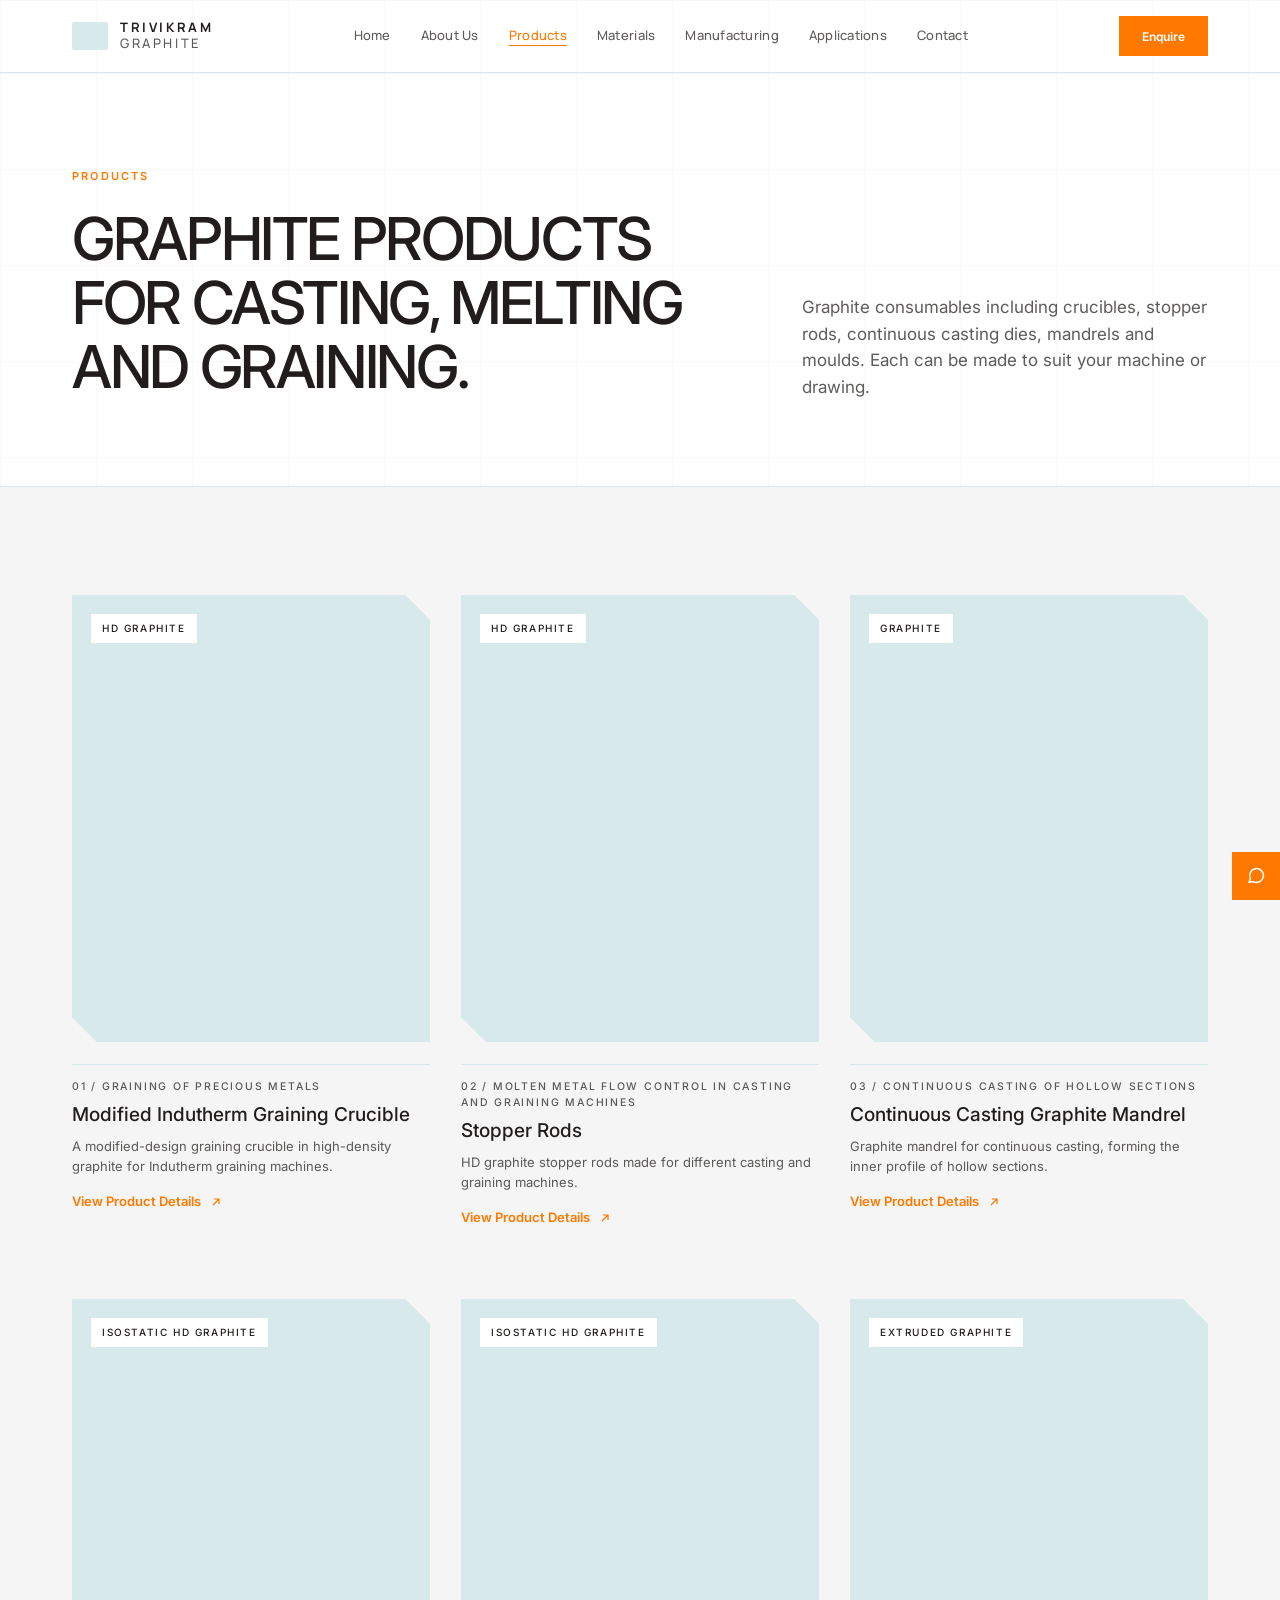
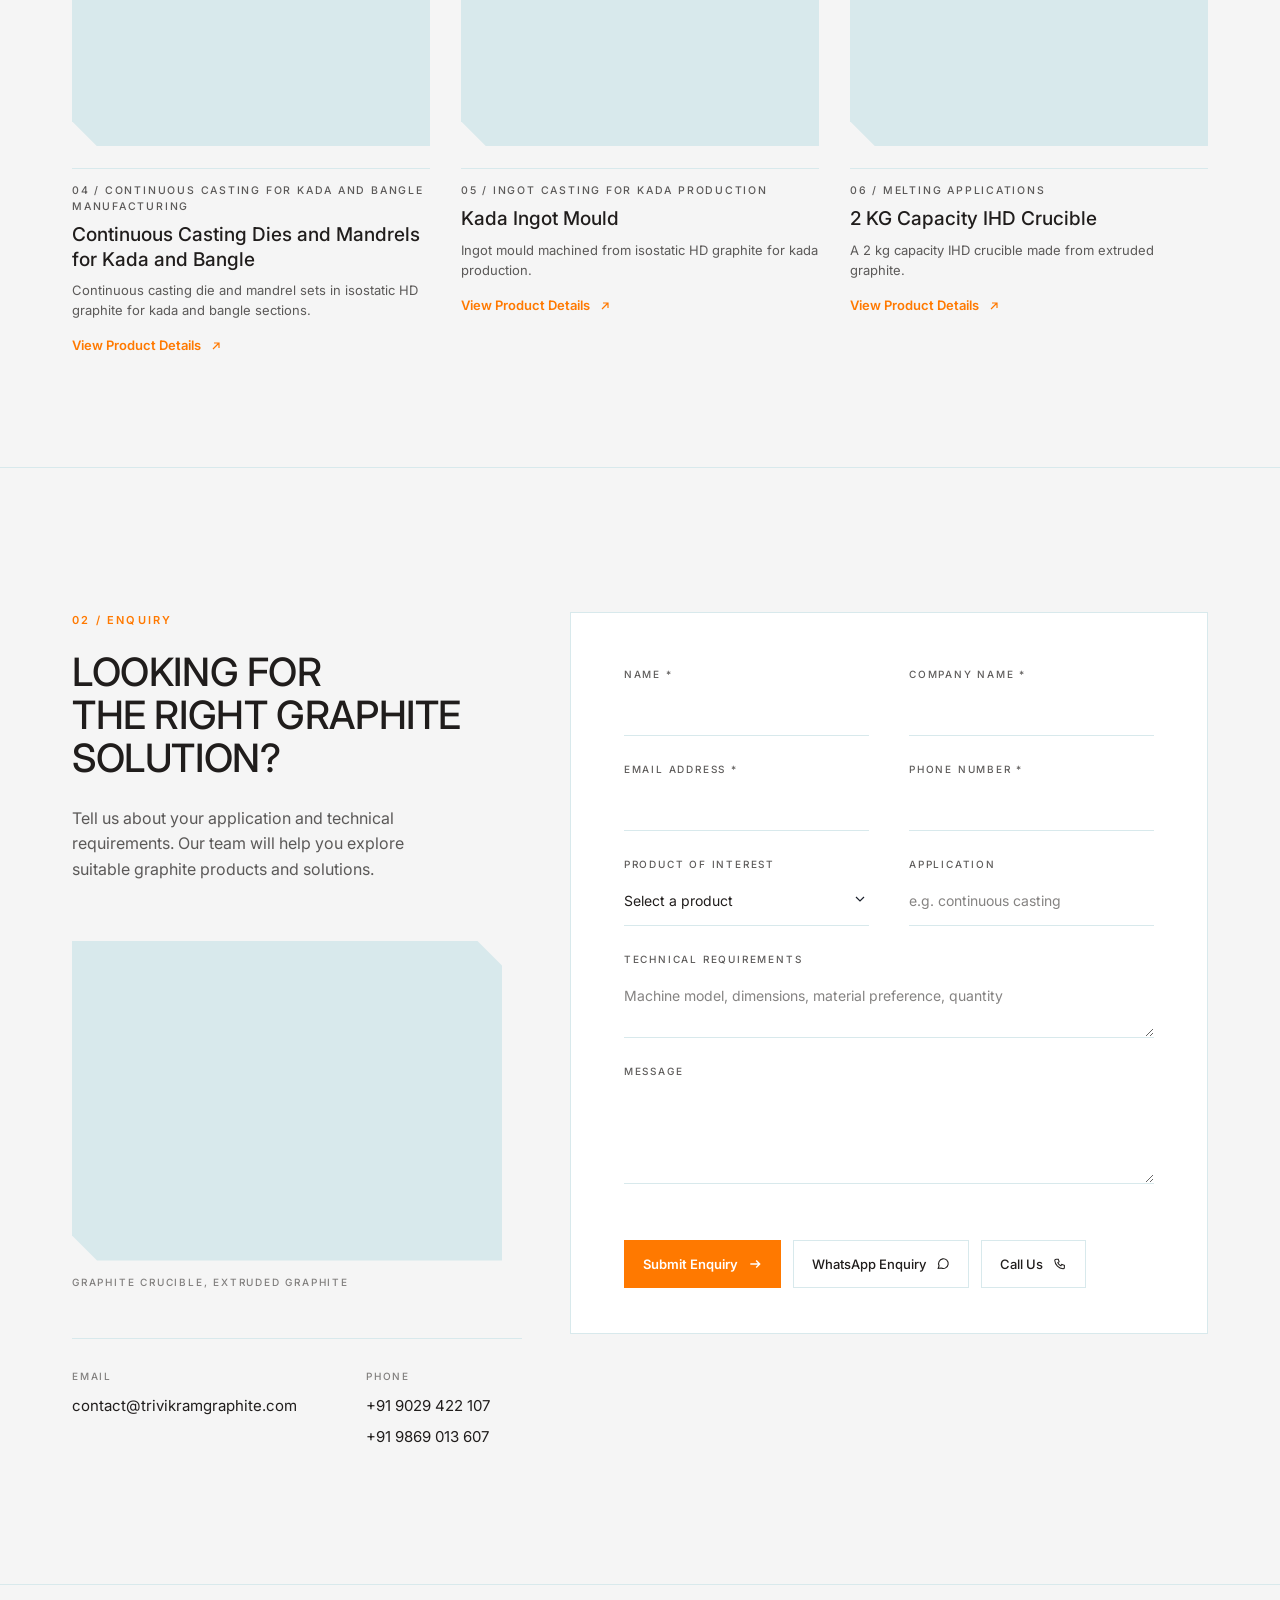
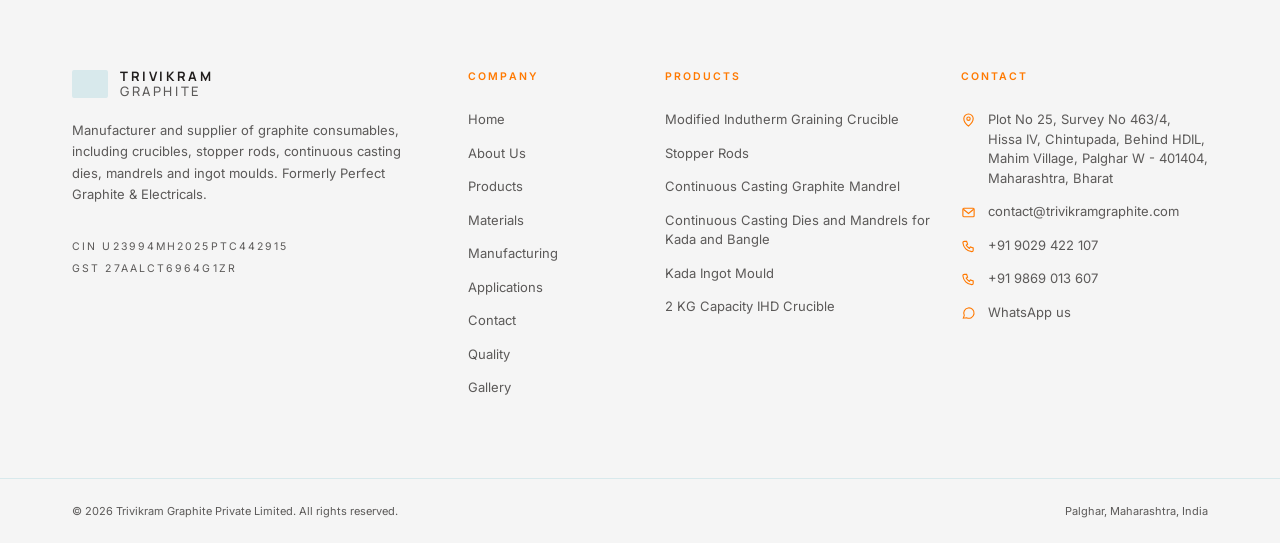
<file: products.html>
﻿<!DOCTYPE html>
<html lang="en">
<head>
<meta charset="utf-8">
<meta name="viewport" content="width=device-width, initial-scale=1">
<title>Graphite Products for Casting, Melting and Graining | Trivikram Graphite</title>
<meta name="description" content="Graphite crucibles, stopper rods, continuous casting dies, mandrels and ingot moulds made to your machine or drawing. Trivikram Graphite, Palghar, Maharashtra.">
<link rel="canonical" href="https://www.trivikramgraphite.com/products.html">
<meta name="robots" content="index, follow">
<meta property="og:type" content="website">
<meta property="og:site_name" content="Trivikram Graphite Private Limited">
<meta property="og:title" content="Graphite Products for Casting, Melting and Graining | Trivikram Graphite">
<meta property="og:description" content="Graphite crucibles, stopper rods, continuous casting dies, mandrels and ingot moulds made to your machine or drawing.">
<meta property="og:url" content="https://www.trivikramgraphite.com/products.html">
<meta property="og:image" content="https://www.trivikramgraphite.com/images/og_products.jpg">
<meta name="twitter:card" content="summary_large_image">
<meta name="twitter:title" content="Graphite Products for Casting, Melting and Graining | Trivikram Graphite">
<meta name="twitter:description" content="Graphite crucibles, stopper rods, continuous casting dies, mandrels and ingot moulds made to your machine or drawing.">
<meta name="twitter:image" content="https://www.trivikramgraphite.com/images/og_products.jpg">
<link rel="preconnect" href="https://fonts.googleapis.com">
<link rel="preconnect" href="https://fonts.gstatic.com" crossorigin>
<link href="https://fonts.googleapis.com/css2?family=Inter:wght@400;500;600&family=Manrope:wght@300;400;500;600;700&display=swap" rel="stylesheet">
<link rel="stylesheet" href="css/style.css">
<script type="application/ld+json">
{
  "@context": "https://schema.org",
  "@graph": [
    {
      "@type": "Organization",
      "@id": "https://www.trivikramgraphite.com/#org",
      "name": "Trivikram Graphite Private Limited",
      "alternateName": "Perfect Graphite & Electricals",
      "url": "https://www.trivikramgraphite.com/",
      "email": "contact@trivikramgraphite.com",
      "telephone": "+91 9029 422 107",
      "address": {
        "@type": "PostalAddress",
        "streetAddress": "Plot No 25, Survey No 463/4, Hissa IV, Chintupada, Behind HDIL, Mahim Village",
        "addressLocality": "Palghar",
        "addressRegion": "Maharashtra",
        "postalCode": "401404",
        "addressCountry": "IN"
      }
    },
    {
      "@type": "CollectionPage",
      "name": "Graphite Products for Casting, Melting and Graining",
      "url": "https://www.trivikramgraphite.com/products.html",
      "isPartOf": { "@id": "https://www.trivikramgraphite.com/#org" },
      "mainEntity": {
        "@type": "ItemList",
        "itemListElement": [
          { "@type": "ListItem", "position": 1, "name": "Modified Indutherm Graining Crucible" },
          { "@type": "ListItem", "position": 2, "name": "Stopper Rods" },
          { "@type": "ListItem", "position": 3, "name": "Continuous Casting Graphite Mandrel" },
          { "@type": "ListItem", "position": 4, "name": "Continuous Casting Dies and Mandrels for Kada and Bangle" },
          { "@type": "ListItem", "position": 5, "name": "Kada Ingot Mould" },
          { "@type": "ListItem", "position": 6, "name": "2 KG Capacity IHD Crucible" }
        ]
      }
    },
    {
      "@type": "BreadcrumbList",
      "itemListElement": [
        { "@type": "ListItem", "position": 1, "name": "Home", "item": "https://www.trivikramgraphite.com/" },
        { "@type": "ListItem", "position": 2, "name": "Products", "item": "https://www.trivikramgraphite.com/products.html" }
      ]
    }
  ]
}
</script>
</head>
<body data-theme="manufacture">

<svg width="0" height="0" style="position:absolute" aria-hidden="true">
  <symbol id="logo" viewBox="0 0 44 28"><path d="M1 1h42l-7 7H1z" fill="#e4572e"/><path d="M5 11h22v4h-9v12h-6V15H5z" fill="#c8421d"/><path d="M29 11h14v4H35v8h8v4H29z" fill="#e4572e"/></symbol>
  <symbol id="arrowr" viewBox="0 0 12 12"><path d="M2 6h8M7 3l3 3-3 3" fill="none" stroke="currentColor" stroke-width="1.2"/></symbol>
  <symbol id="arrow" viewBox="0 0 12 12"><path d="M3 9l6-6M4 3h5v5" fill="none" stroke="currentColor" stroke-width="1.2"/></symbol>
  <symbol id="pin" viewBox="0 0 16 16"><path d="M8 14s5-4.2 5-8a5 5 0 0 0-10 0c0 3.800 5 8 5 8z" fill="none" stroke="currentColor" stroke-width="1.2"/><circle cx="8" cy="6" r="1.800" fill="none" stroke="currentColor" stroke-width="1.2"/></symbol>
  <symbol id="mail" viewBox="0 0 16 16"><rect x="2" y="3.500" width="12" height="9" rx="1" fill="none" stroke="currentColor" stroke-width="1.200"/><path d="M2.500 4.500L8 9l5.500-4.500" fill="none" stroke="currentColor" stroke-width="1.200"/></symbol>
  <symbol id="phone" viewBox="0 0 16 16"><path d="M3.500 2.500h2.500l1 3-1.500 1a8 8 0 0 0 3.500 3.500l1-1.500 3 1v2.500a1.500 1.500 0 0 1-1.500 1.500A10.500 10.500 0 0 1 2 4a1.500 1.500 0 0 1 1.500-1.500z" fill="none" stroke="currentColor" stroke-width="1.200"/></symbol>
  <symbol id="chat" viewBox="0 0 16 16"><path d="M2.500 13l1-3A5.500 5.500 0 1 1 6 12.500z" fill="none" stroke="currentColor" stroke-width="1.200"/></symbol>
</svg>

<a class="skip" href="#main">Skip to content</a>

<header class="header" id="top">
  <div class="wrap headerin">
    <a class="logo" href="index.html" aria-label="Trivikram Graphite home"><span class="mark" aria-hidden="true"></span><b>Trivikram<i>Graphite</i></b></a>
    <button class="navtoggle" type="button" aria-expanded="false" aria-controls="nav" aria-label="Open menu"><span></span><span></span><span></span></button>
    <nav class="nav" id="nav" aria-label="Main">
      <a href="index.html">Home</a>
      <a href="about.html">About Us</a>
      <a href="products.html" class="active" aria-current="page">Products</a>
      <a href="materials.html">Materials</a>
      <a href="manufacturing.html">Manufacturing</a>
      <a href="applications.html">Applications</a>
      <a href="contact.html">Contact</a>
      <a href="#enquiry" class="btn btnblue navcta">Enquire</a>
    </nav>
  </div>
</header>

<main id="main">

  <section class="hero" aria-labelledby="pagetitle">
    <div class="wrap heroin">
      <div>
        <p class="eyebrow">PRODUCTS</p>
        <h1 id="pagetitle">Graphite products<br>for casting, melting<br>and graining.</h1>
      </div>
      <p class="herotext">Graphite consumables including crucibles, stopper rods, continuous casting dies, mandrels and moulds. Each can be made to suit your machine or drawing.</p>
    </div>
  </section>

  <section class="catalog" aria-label="Product range">
    <div class="wrap pgrid">

      <article class="pcard">
        <div class="ph pimg"><span class="chip">HD GRAPHITE</span></div>
        <div class="pbody">
          <p class="pmeta">01 / GRAINING OF PRECIOUS METALS</p>
          <h2>Modified Indutherm Graining Crucible</h2>
          <p class="pdesc">A modified-design graining crucible in high-density graphite for Indutherm graining machines.</p>
          <a class="plink" href="#">View Product Details <svg class="ico"><use href="#arrow"/></svg></a>
        </div>
      </article>

      <article class="pcard">
        <div class="ph pimg"><span class="chip">HD GRAPHITE</span></div>
        <div class="pbody">
          <p class="pmeta">02 / MOLTEN METAL FLOW CONTROL IN CASTING AND GRAINING MACHINES</p>
          <h2>Stopper Rods</h2>
          <p class="pdesc">HD graphite stopper rods made for different casting and graining machines.</p>
          <a class="plink" href="#">View Product Details <svg class="ico"><use href="#arrow"/></svg></a>
        </div>
      </article>

      <article class="pcard">
        <div class="ph pimg"><span class="chip">GRAPHITE</span></div>
        <div class="pbody">
          <p class="pmeta">03 / CONTINUOUS CASTING OF HOLLOW SECTIONS</p>
          <h2>Continuous Casting Graphite Mandrel</h2>
          <p class="pdesc">Graphite mandrel for continuous casting, forming the inner profile of hollow sections.</p>
          <a class="plink" href="#">View Product Details <svg class="ico"><use href="#arrow"/></svg></a>
        </div>
      </article>

      <article class="pcard">
        <div class="ph pimg"><span class="chip">ISOSTATIC HD GRAPHITE</span></div>
        <div class="pbody">
          <p class="pmeta">04 / CONTINUOUS CASTING FOR KADA AND BANGLE MANUFACTURING</p>
          <h2>Continuous Casting Dies and Mandrels for Kada and Bangle</h2>
          <p class="pdesc">Continuous casting die and mandrel sets in isostatic HD graphite for kada and bangle sections.</p>
          <a class="plink" href="#">View Product Details <svg class="ico"><use href="#arrow"/></svg></a>
        </div>
      </article>

      <article class="pcard">
        <div class="ph pimg"><span class="chip">ISOSTATIC HD GRAPHITE</span></div>
        <div class="pbody">
          <p class="pmeta">05 / INGOT CASTING FOR KADA PRODUCTION</p>
          <h2>Kada Ingot Mould</h2>
          <p class="pdesc">Ingot mould machined from isostatic HD graphite for kada production.</p>
          <a class="plink" href="#">View Product Details <svg class="ico"><use href="#arrow"/></svg></a>
        </div>
      </article>

      <article class="pcard">
        <div class="ph pimg"><span class="chip">EXTRUDED GRAPHITE</span></div>
        <div class="pbody">
          <p class="pmeta">06 / MELTING APPLICATIONS</p>
          <h2>2 KG Capacity IHD Crucible</h2>
          <p class="pdesc">A 2 kg capacity IHD crucible made from extruded graphite.</p>
          <a class="plink" href="#">View Product Details <svg class="ico"><use href="#arrow"/></svg></a>
        </div>
      </article>

    </div>
  </section>

  <section class="enquiry" id="enquiry" aria-labelledby="enqtitle">
    <div class="wrap enqgrid">
      <div class="enqleft">
        <p class="eyebrow">02 / ENQUIRY</p>
        <h2 id="enqtitle">Looking for<br>the right graphite<br>solution?</h2>
        <p class="enqtext">Tell us about your application and technical requirements. Our team will help you explore suitable graphite products and solutions.</p>
        <div class="ph enqimg" role="img" aria-label="Image placeholder"></div>
        <p class="enqcap">GRAPHITE CRUCIBLE, EXTRUDED GRAPHITE</p>
        <div class="enqcontact">
          <div><p class="label">EMAIL</p><a href="mailto:contact@trivikramgraphite.com">contact@trivikramgraphite.com</a></div>
          <div><p class="label">PHONE</p><a href="tel:+919029422107">+91 9029 422 107</a><a href="tel:+919869013607">+91 9869 013 607</a></div>
        </div>
      </div>

      <form class="form" id="enqform" novalidate>
        <div class="row2">
          <div class="field"><label for="f_name">NAME *</label><input id="f_name" name="name" type="text" autocomplete="name" required></div>
          <div class="field"><label for="f_company">COMPANY NAME *</label><input id="f_company" name="company" type="text" autocomplete="organization" required></div>
        </div>
        <div class="row2">
          <div class="field"><label for="f_email">EMAIL ADDRESS *</label><input id="f_email" name="email" type="email" autocomplete="email" required></div>
          <div class="field"><label for="f_phone">PHONE NUMBER *</label><input id="f_phone" name="phone" type="tel" autocomplete="tel" required></div>
        </div>
        <div class="row2">
          <div class="field"><label for="f_product">PRODUCT OF INTEREST</label>
            <select id="f_product" name="product">
              <option value="">Select a product</option>
              <option>Modified Indutherm Graining Crucible</option>
              <option>Stopper Rods</option>
              <option>Continuous Casting Graphite Mandrel</option>
              <option>Continuous Casting Dies and Mandrels for Kada and Bangle</option>
              <option>Kada Ingot Mould</option>
              <option>2 KG Capacity IHD Crucible</option>
              <option>Other</option>
            </select>
          </div>
          <div class="field"><label for="f_app">APPLICATION</label><input id="f_app" name="application" type="text" placeholder="e.g. continuous casting"></div>
        </div>
        <div class="field"><label for="f_tech">TECHNICAL REQUIREMENTS</label><textarea id="f_tech" name="technical" rows="2" placeholder="Machine model, dimensions, material preference, quantity"></textarea></div>
        <div class="field"><label for="f_msg">MESSAGE</label><textarea id="f_msg" name="message" rows="4"></textarea></div>
        <p class="formnote" id="formnote" role="status" aria-live="polite"></p>
        <div class="actions">
          <button class="btn btnblue" type="submit">Submit Enquiry <svg class="ico"><use href="#arrowr"/></svg></button>
          <button class="btn btnline" type="button" id="wabtn">WhatsApp Enquiry <svg class="ico"><use href="#chat"/></svg></button>
          <a class="btn btnline" href="tel:+919029422107">Call Us <svg class="ico"><use href="#phone"/></svg></a>
        </div>
      </form>
    </div>
  </section>

</main>

<footer class="footer">
  <div class="wrap footgrid">
    <div class="footbrand">
      <a class="logo" href="index.html" aria-label="Trivikram Graphite home"><span class="mark" aria-hidden="true"></span><b>Trivikram<i>Graphite</i></b></a>
      <p>Manufacturer and supplier of graphite consumables, including crucibles, stopper rods, continuous casting dies, mandrels and ingot moulds. Formerly Perfect Graphite &amp; Electricals.</p>
      <p class="ids">CIN U23994MH2025PTC442915<br>GST 27AALCT6964G1ZR</p>
    </div>
    <nav aria-label="Company">
      <h3>COMPANY</h3>
      <ul>
        <li><a href="index.html">Home</a></li>
        <li><a href="about.html">About Us</a></li>
        <li><a href="products.html">Products</a></li>
        <li><a href="materials.html">Materials</a></li>
        <li><a href="manufacturing.html">Manufacturing</a></li>
        <li><a href="applications.html">Applications</a></li>
        <li><a href="contact.html">Contact</a></li>
        <li><a href="quality.html">Quality</a></li>
        <li><a href="gallery.html">Gallery</a></li>
      </ul>
    </nav>
    <nav aria-label="Products">
      <h3>PRODUCTS</h3>
      <ul>
        <li><a href="#">Modified Indutherm Graining Crucible</a></li>
        <li><a href="#">Stopper Rods</a></li>
        <li><a href="#">Continuous Casting Graphite Mandrel</a></li>
        <li><a href="#">Continuous Casting Dies and Mandrels for Kada and Bangle</a></li>
        <li><a href="#">Kada Ingot Mould</a></li>
        <li><a href="#">2 KG Capacity IHD Crucible</a></li>
      </ul>
    </nav>
    <div>
      <h3>CONTACT</h3>
      <ul class="contactlist">
        <li><svg class="ico"><use href="#pin"/></svg><span>Plot No 25, Survey No 463/4, Hissa IV, Chintupada, Behind HDIL, Mahim Village, Palghar W - 401404, Maharashtra, Bharat</span></li>
        <li><svg class="ico"><use href="#mail"/></svg><a href="mailto:contact@trivikramgraphite.com">contact@trivikramgraphite.com</a></li>
        <li><svg class="ico"><use href="#phone"/></svg><a href="tel:+919029422107">+91 9029 422 107</a></li>
        <li><svg class="ico"><use href="#phone"/></svg><a href="tel:+919869013607">+91 9869 013 607</a></li>
        <li><svg class="ico"><use href="#chat"/></svg><a href="https://wa.me/919029422107" rel="noopener">WhatsApp us</a></li>
      </ul>
    </div>
  </div>
  <div class="wrap footbar">
    <span>&copy; 2026 Trivikram Graphite Private Limited. All rights reserved.</span>
    <span>Palghar, Maharashtra, India</span>
  </div>
</footer>

<a class="floatchat" href="https://wa.me/919029422107" rel="noopener" aria-label="Chat on WhatsApp"><svg class="ico"><use href="#chat"/></svg></a>

<script src="js/main.js" defer></script>
</body>
</html>
</file>
<file: css/style.css>
/* Consolidated site stylesheet. Rules are scoped by page design. */

:root{--color-white:#FFFFFF;--color-off-white:#F5F5F5;--color-ice-blue:#D8E9EC;--color-orange:#FF7900;--color-near-black:#201D1C;--color-orange-rgb:255,121,0;--color-ink-rgb:32,29,28;--color-muted:rgba(32,29,28,.72);--color-muted-soft:rgba(32,29,28,.55);--color-white-06:rgba(255,255,255,.06);--color-white-14:rgba(255,255,255,.14);--color-white-18:rgba(255,255,255,.18);--color-white-28:rgba(255,255,255,.28);--color-white-45:rgba(255,255,255,.45);--color-white-65:rgba(255,255,255,.65);--color-white-70:rgba(255,255,255,.7);--color-white-78:rgba(255,255,255,.78);--color-white-82:rgba(255,255,255,.82);--color-white-90:rgba(255,255,255,.9);--color-white-92:rgba(255,255,255,.92);--color-white-95:rgba(255,255,255,.95);--color-white-96:rgba(255,255,255,.96);--color-ink-03:rgba(32,29,28,.03);--color-ink-08:rgba(32,29,28,.08);--color-ink-18:rgba(32,29,28,.18);--color-ink-25:rgba(32,29,28,.25);--color-ink-70:rgba(32,29,28,.7);--color-orange-0:rgba(255,121,0,0);--color-orange-22:rgba(255,121,0,.22);--color-orange-60:rgba(255,121,0,.6);--color-off-white-12:rgba(245,245,245,.12);--color-ink-16:rgba(32,29,28,.16);--color-ink-18-deep:rgba(32,29,28,.18);--color-ink-38:rgba(32,29,28,.38);--color-ink-48:rgba(32,29,28,.48);--color-ink-58:rgba(32,29,28,.58);--color-ink-68:rgba(32,29,28,.68)}

/* modern pages */
/* Trivikram Graphite – About page. Tokens → base → components → sections → responsive */
body[data-theme="modern"]{--brand:var(--color-orange);--brand-dark:var(--color-near-black);--ink:var(--color-near-black);--graphite:var(--color-near-black);--steel:var(--color-muted);--line:var(--color-ice-blue);--mist:var(--color-off-white);--ph:var(--color-ice-blue);--pad:clamp(20px,5vw,72px);--sec:clamp(64px,10vw,144px);--sec-lg:clamp(72px,11vw,160px);--font:'Manrope','Inter',system-ui,-apple-system,'Segoe UI',Roboto,sans-serif}
body[data-theme="modern"] *, body[data-theme="modern"] *::before, body[data-theme="modern"] *::after{box-sizing:border-box;margin:0;padding:0}
body[data-theme="modern"]{scroll-behavior:smooth;-webkit-text-size-adjust:100%}
body[data-theme="modern"]{font-family:var(--font);font-size:16px;line-height:1.5;color:var(--graphite);background:var(--color-white);-webkit-font-smoothing:antialiased;overflow-x:hidden}
body[data-theme="modern"] a{color:inherit;text-decoration:none}body[data-theme="modern"] ul, body[data-theme="modern"] ol{list-style:none}body[data-theme="modern"] img, body[data-theme="modern"] svg{display:block;max-width:100%}body[data-theme="modern"] address{font-style:normal}
body[data-theme="modern"] :focus-visible{outline:2px solid var(--brand);outline-offset:3px}
body[data-theme="modern"] .skip{position:absolute;left:16px;top:-60px;z-index:100;background:var(--color-white);padding:10px 16px;color:var(--ink)}body[data-theme="modern"] .skip:focus{top:16px}
body[data-theme="modern"] .container{width:100%;max-width:1440px;margin:0 auto;padding-inline:var(--pad)}
/* type */
body[data-theme="modern"] .eyebrow{display:block;font-size:11px;font-weight:600;letter-spacing:.22em;text-transform:uppercase;color:var(--brand)}
body[data-theme="modern"] .label{display:block;font-size:10.5px;font-weight:600;letter-spacing:.18em;text-transform:uppercase;color:var(--steel)}body[data-theme="modern"] .label.b{color:var(--brand)}
body[data-theme="modern"] .d-xl, body[data-theme="modern"] .d-lg{font-weight:500;text-transform:uppercase;letter-spacing:-.025em;line-height:1.1;color:var(--ink)}
body[data-theme="modern"] .d-xl{font-size:clamp(2.1rem,4.7vw,4.2rem);margin-top:24px}body[data-theme="modern"] .d-lg{font-size:clamp(1.75rem,3vw,2.75rem);margin-top:24px}
body[data-theme="modern"] .d-xl span, body[data-theme="modern"] .d-lg span{display:block}
body[data-theme="modern"] .lead{font-size:16px;line-height:1.7;color:var(--steel)}body[data-theme="modern"] .lead+.lead{margin-top:24px}
body[data-theme="modern"] .q{font-size:clamp(1.25rem,1.7vw,1.5rem);font-weight:600;line-height:1.35;color:var(--ink)}
body[data-theme="modern"] .small{font-size:14px;line-height:1.7;color:var(--steel)}
body[data-theme="modern"] .brand{color:var(--brand)}
/* grid (12-col on desktop) */
body[data-theme="modern"] .g{display:grid;gap:32px}
@media(min-width:1024px){body[data-theme="modern"] .g{grid-template-columns:repeat(12,1fr)}body[data-theme="modern"] .g.gap-10{column-gap:40px}body[data-theme="modern"] .g.gap-12{column-gap:48px}body[data-theme="modern"] .g.gap-16{column-gap:64px}body[data-theme="modern"] .g.gap-20{column-gap:80px}body[data-theme="modern"] .s4{grid-column:span 4}body[data-theme="modern"] .s5{grid-column:span 5}body[data-theme="modern"] .s6{grid-column:span 6}body[data-theme="modern"] .s7{grid-column:span 7}body[data-theme="modern"] .s8{grid-column:span 8}body[data-theme="modern"] .end{align-self:end}}
/* photo placeholders – swap each for an <img> later (see README) */
body[data-theme="modern"] .ph{background:var(--ph);position:relative;overflow:hidden;width:100%}body[data-theme="modern"] .ph img{position:absolute;inset:0;width:100%;height:100%;object-fit:cover}
body[data-theme="modern"] .r45{aspect-ratio:4/5}body[data-theme="modern"] .r43{aspect-ratio:4/3}
/* buttons */
body[data-theme="modern"] .btn{display:inline-flex;align-items:center;justify-content:center;gap:12px;padding:16px 28px;font:600 14px var(--font);letter-spacing:.02em;border:1px solid transparent;cursor:pointer;transition:background .3s,color .3s,border-color .3s}
body[data-theme="modern"] .btn svg{width:16px;height:16px;transition:transform .3s}body[data-theme="modern"] .btn:hover svg{transform:translateX(4px)}
body[data-theme="modern"] .btn-p{background:var(--brand);color:var(--color-white)}body[data-theme="modern"] .btn-p:hover{background:var(--brand-dark)}
body[data-theme="modern"] .btn-g{border-color:var(--color-ink-25);background:var(--color-white-70);color:var(--ink)}body[data-theme="modern"] .btn-g:hover{border-color:var(--brand);color:var(--brand)}
/* header */
body[data-theme="modern"] .hdr{position:fixed;inset:0 0 auto;z-index:50;border-bottom:1px solid transparent;transition:background .5s,border-color .5s,backdrop-filter .5s}
body[data-theme="modern"] .hdr.solid{background:var(--color-white-92);backdrop-filter:blur(12px);-webkit-backdrop-filter:blur(12px);border-color:var(--line)}
body[data-theme="modern"].about-page .hdr, body[data-theme="modern"].about-page .hdr.solid{background:var(--color-white);backdrop-filter:none;-webkit-backdrop-filter:none;border-color:var(--line)}
body[data-theme="modern"].about-page .hdr:not(.solid) .nav a, body[data-theme="modern"].about-page .hdr:not(.solid) .logo b{color:var(--graphite)}
body[data-theme="modern"].about-page .hdr:not(.solid) .logo b i{color:var(--steel)}
body[data-theme="modern"].about-page .hdr:not(.solid) .nav a:hover, body[data-theme="modern"].about-page .hdr:not(.solid) .nav a[aria-current]{color:var(--brand)}
body[data-theme="modern"].about-page .hdr:not(.solid) .burger{background:var(--color-white);border-color:var(--line);color:var(--ink)}
body[data-theme="modern"] .hdr .in{height:72px;display:flex;align-items:center;justify-content:space-between;gap:24px}
body[data-theme="modern"] .logo{display:flex;align-items:center;gap:12px}body[data-theme="modern"] .mark{width:36px;height:28px;background:var(--ph);border-radius:2px}
body[data-theme="modern"] .logo b{font-size:13px;font-weight:700;letter-spacing:.2em;text-transform:uppercase;line-height:1.2;color:var(--ink)}body[data-theme="modern"] .logo b i{display:block;font-style:normal;font-weight:500;color:var(--steel)}
body[data-theme="modern"] .nav{display:none;align-items:center;gap:32px}body[data-theme="modern"] .nav a{display:inline-flex;align-items:center;min-height:44px;font-size:13px;font-weight:500;letter-spacing:.02em;color:var(--graphite);transition:color .3s}body[data-theme="modern"] .nav a:hover, body[data-theme="modern"] .nav a[aria-current]{color:var(--brand)}
body[data-theme="modern"] .hdr .r{display:flex;align-items:center;gap:16px}body[data-theme="modern"] .enq{display:none;background:var(--brand);color:var(--color-white);padding:10px 20px;font-size:13px;font-weight:600;letter-spacing:.02em;transition:background .3s}body[data-theme="modern"] .enq:hover{background:var(--brand-dark)}
body[data-theme="modern"] .burger{width:40px;height:40px;border:1px solid var(--line);background:var(--color-white);color:var(--ink);display:flex;align-items:center;justify-content:center;cursor:pointer}body[data-theme="modern"] .burger svg{width:20px;height:20px}
body[data-theme="modern"] .mnav{display:block;max-height:0;overflow:hidden;visibility:hidden;opacity:0;transform:translateY(-8px);background:var(--color-white);border-top:1px solid var(--line);padding:8px var(--pad) 24px;transition:max-height .25s ease,opacity .2s ease,transform .2s ease,visibility .2s}body[data-theme="modern"] .mnav.open{max-height:80vh;overflow:auto;visibility:visible;opacity:1;transform:none}body[data-theme="modern"] .mnav a{display:block;padding:14px 0;border-bottom:1px solid var(--line);font-weight:500;color:var(--ink)}body[data-theme="modern"] .mnav a[aria-current]{color:var(--brand)}
@media(min-width:640px){body[data-theme="modern"] .enq{display:inline-block}}@media(min-width:1280px){body[data-theme="modern"] .nav{display:flex}body[data-theme="modern"] .burger, body[data-theme="modern"] .mnav{display:none!important}}
/* hero */
body[data-theme="modern"] .hero{position:relative;padding-top:72px;background:var(--color-white)}
body[data-theme="modern"] .grid-lines{position:absolute;inset:0 0 30% 0;pointer-events:none;opacity:.35;background-image:linear-gradient(var(--line) 1px,transparent 1px),linear-gradient(90deg,var(--line) 1px,transparent 1px);background-size:96px 96px}
body[data-theme="modern"] .hero .container{position:relative}body[data-theme="modern"] .hero .top{padding:clamp(56px,7.8vw,112px) 0 clamp(40px,6.7vw,96px)}
body[data-theme="modern"] .hero .lead{font-size:16px}
body[data-theme="modern"] .hero .ph{height:clamp(200px,24vw,346px)}
body[data-theme="modern"].about-page .hero .ph img{filter:grayscale(100%)}
/* sections */
body[data-theme="modern"] .sec{padding-block:var(--sec)}body[data-theme="modern"] .sec.lg{padding-block:var(--sec-lg)}body[data-theme="modern"] .bt{border-top:1px solid var(--line)}body[data-theme="modern"] .mist{background:var(--mist)}
body[data-theme="modern"] .story .lead{max-width:none}
body[data-theme="modern"] .roles{margin-top:64px;display:grid;gap:1px;background:var(--line);border:1px solid var(--line)}body[data-theme="modern"] .roles>div{background:var(--color-white);padding:32px}
body[data-theme="modern"] .roles .q{margin-top:24px}body[data-theme="modern"] .roles .small{margin-top:16px}
@media(min-width:768px){body[data-theme="modern"] .roles{grid-template-columns:1fr 1fr}}@media(min-width:1024px){body[data-theme="modern"] .roles>div{padding:48px}}
body[data-theme="modern"] .shift{margin-top:clamp(56px,5.6vw,80px)}body[data-theme="modern"] .shift .q{margin-top:24px}
body[data-theme="modern"] .new{margin-top:24px;border-top:1px solid var(--line)}body[data-theme="modern"] .new li{display:grid;gap:8px;padding:20px 0;border-bottom:1px solid var(--line)}body[data-theme="modern"] .new b{font-size:18px;font-weight:600;color:var(--ink)}
@media(min-width:640px){body[data-theme="modern"] .new li{grid-template-columns:14rem 1fr;gap:16px}}
body[data-theme="modern"] .leaders{margin-top:64px;display:grid;gap:48px}@media(min-width:1024px){body[data-theme="modern"] .leaders{grid-template-columns:1fr 1fr;gap:64px}}
body[data-theme="modern"] .leader{display:grid;gap:32px}@media(min-width:640px){body[data-theme="modern"] .leader{grid-template-columns:220px 1fr}}
body[data-theme="modern"] .leader .portrait{filter:grayscale(100%);object-position:center 40%}
body[data-theme="modern"].about-page .leader .ph{--cut:clamp(16px,1.5vw,22px);clip-path:polygon(0 0,calc(100% - var(--cut)) 0,100% var(--cut),100% 100%,var(--cut) 100%,0 calc(100% - var(--cut)))}
body[data-theme="modern"] .leader h3{margin-top:12px;font-size:24px;font-weight:600;line-height:1.3;color:var(--ink)}body[data-theme="modern"] .leader .small{margin-top:16px}
body[data-theme="modern"] .quote{margin-top:clamp(80px,6.25vw,120px);padding-top:48px;border-top:1px solid var(--line)}
body[data-theme="modern"] blockquote{max-width:56rem;font-size:clamp(1.25rem,1.8vw,1.625rem);font-weight:500;line-height:1.35;color:var(--ink)}
body[data-theme="modern"] .cards{margin-top:64px;display:grid;gap:1px;background:var(--line);border:1px solid var(--line)}body[data-theme="modern"] .cards article{background:var(--color-white);padding:32px}
body[data-theme="modern"] .cards svg{width:36px;height:36px;color:var(--brand);transition:transform .5s}body[data-theme="modern"] .cards article:hover svg{transform:translateY(-4px)}
body[data-theme="modern"] .cards h3{margin-top:48px;font-size:clamp(1.25rem,1.7vw,1.5rem);font-weight:600;line-height:1.2;color:var(--ink)}body[data-theme="modern"] .cards p{margin-top:12px}
@media(min-width:640px){body[data-theme="modern"] .cards{grid-template-columns:1fr 1fr}}@media(min-width:1024px){body[data-theme="modern"] .cards{grid-template-columns:repeat(3,1fr)}body[data-theme="modern"] .cards article{padding:48px}}
/* enquiry */
body[data-theme="modern"] .enquiry{position:relative}body[data-theme="modern"] .enquiry .container{position:relative}body[data-theme="modern"] .enquiry .g{align-items:start}
body[data-theme="modern"] .enquiry .ph{max-width:448px;margin-top:64px}body[data-theme="modern"] .cap{margin-top:16px}
body[data-theme="modern"] .contact{margin-top:48px;border-top:1px solid var(--line);padding-top:32px;display:grid;gap:24px}@media(min-width:640px){body[data-theme="modern"] .contact{grid-template-columns:1fr 1fr}}
body[data-theme="modern"] .contact a{display:block;margin-top:8px;font-size:14px;font-weight:500;color:var(--ink);word-break:break-all;transition:color .3s}body[data-theme="modern"] .contact a:hover{color:var(--brand)}
body[data-theme="modern"] .formbox{background:var(--color-white);border:1px solid var(--line);padding:24px}@media(min-width:640px){body[data-theme="modern"] .formbox{padding:40px}}@media(min-width:1024px){body[data-theme="modern"] .formbox{padding:56px}}
body[data-theme="modern"] form{display:grid;gap:28px 32px}@media(min-width:640px){body[data-theme="modern"] form{grid-template-columns:1fr 1fr}body[data-theme="modern"] .full{grid-column:1/-1}}
body[data-theme="modern"] label{display:block}body[data-theme="modern"] .field{display:block;width:100%;margin-top:8px;padding:10px 0;border:0;border-bottom:1px solid var(--line);border-radius:0;background:transparent;font:400 15px var(--font);color:var(--ink);outline:0;transition:border-color .3s;resize:vertical}
body[data-theme="modern"] .field:focus{border-color:var(--brand)}body[data-theme="modern"] .field::placeholder{color:var(--color-muted-soft)}body[data-theme="modern"] select.field{appearance:none;-webkit-appearance:none;background:url("data:image/svg+xml,%3Csvg xmlns='http://www.w3.org/2000/svg' viewBox='0 0 24 24' fill='none' stroke='%23201d1c' stroke-width='2'%3E%3Cpath d='m6 9 6 6 6-6'/%3E%3C/svg%3E") right 0 center/16px no-repeat}
body[data-theme="modern"] .btns{display:flex;flex-direction:column;gap:12px;padding-top:8px}@media(min-width:640px){body[data-theme="modern"] .btns{flex-direction:row;flex-wrap:wrap}}
body[data-theme="modern"] .note{font-size:14px;font-weight:500;color:var(--brand)}
/* footer */
body[data-theme="modern"] .ftr{border-top:1px solid var(--line);background:var(--mist)}
body[data-theme="modern"] .ftr .g{padding-block:80px;gap:56px}@media(min-width:768px){body[data-theme="modern"] .ftr .g{grid-template-columns:1fr 1fr}}@media(min-width:1024px){body[data-theme="modern"] .ftr .g{grid-template-columns:repeat(12,1fr)}body[data-theme="modern"] .f4{grid-column:span 4}body[data-theme="modern"] .f2{grid-column:span 2}body[data-theme="modern"] .f3{grid-column:span 3}}
body[data-theme="modern"] .ftr .d{margin-top:24px;max-width:24rem}body[data-theme="modern"] .ftr .label{margin-top:8px}body[data-theme="modern"] .ftr .d+.label{margin-top:32px}
body[data-theme="modern"] .ftr h2{margin-bottom:24px}body[data-theme="modern"] .ftr li{margin-bottom:12px;font-size:14px;color:var(--steel)}body[data-theme="modern"] .ftr a{transition:color .3s}body[data-theme="modern"] .ftr a:hover{color:var(--brand)}
body[data-theme="modern"] .ftr .ct li{display:flex;gap:12px;margin-bottom:16px}body[data-theme="modern"] .ftr .ct svg{width:16px;height:16px;margin-top:3px;flex-shrink:0;color:var(--brand)}
body[data-theme="modern"] .bot{border-top:1px solid var(--line);background:var(--color-white)}body[data-theme="modern"] .bot .container{display:flex;flex-direction:column;gap:8px;padding-block:24px;font-size:12px;color:var(--steel)}@media(min-width:640px){body[data-theme="modern"] .bot .container{flex-direction:row;justify-content:space-between;align-items:center}}
body[data-theme="modern"] .wa{position:fixed;right:24px;bottom:24px;z-index:40;width:56px;height:56px;display:flex;align-items:center;justify-content:center;background:var(--brand);color:var(--color-white);box-shadow:0 12px 30px -12px var(--color-orange-22);transition:background .3s,transform .3s}body[data-theme="modern"] .wa:hover{background:var(--brand-dark);transform:translateY(-4px)}body[data-theme="modern"] .wa svg{width:24px;height:24px}
/* reveal (only hides content when JS is running) */
body[data-theme="modern"] .js [data-r]{opacity:0;transform:translateY(28px);transition:opacity .9s ease,transform .9s ease}body[data-theme="modern"] .js [data-r].in{opacity:1;transform:none}
@media(prefers-reduced-motion:reduce){body[data-theme="modern"]{scroll-behavior:auto}body[data-theme="modern"] .js [data-r]{opacity:1;transform:none;transition:none}}
/* ===== Home page ===== */
body[data-theme="modern"] .tlink{display:inline-flex;align-items:center;gap:8px;font-size:14px;font-weight:600;color:var(--brand)}body[data-theme="modern"] .tlink svg{width:16px;height:16px;transition:transform .3s}body[data-theme="modern"] .tlink:hover svg{transform:translateX(4px)}
body[data-theme="modern"] .tlink span{background:linear-gradient(currentColor,currentColor) 0 100%/0 1px no-repeat;transition:background-size .3s}body[data-theme="modern"] .tlink:hover span{background-size:100% 1px}
body[data-theme="modern"] .hh{position:relative;min-height:100svh;display:flex;flex-direction:column;overflow:hidden;background:var(--mist)}
body[data-theme="modern"] .hh .bg{position:absolute;inset:0 0 0 auto;width:100%;background:var(--ph)}
body[data-theme="modern"] .hh .bg img{position:absolute;inset:0;width:100%;height:100%;object-fit:cover;object-position:50% 55%}
@media(max-width:1023px){body[data-theme="modern"] .hh .bg img{object-position:68% 52%}}
body[data-theme="modern"] .hh .bg:after{content:"";position:absolute;inset:0;background:var(--color-ink-58)}
@media(min-width:1024px){body[data-theme="modern"] .hh .bg{width:100%}body[data-theme="modern"] .hh .bg:after{background:linear-gradient(90deg,var(--color-ink-68),var(--color-ink-48) 58%,var(--color-ink-38))}}
body[data-theme="modern"] .hh .body{position:relative;flex:1;display:flex;flex-direction:column;justify-content:center;padding-top:128px;padding-bottom:40px}
body[data-theme="modern"] .hh .eyebrow{color:var(--color-white-82)}
body[data-theme="modern"] .hh h1{max-width:64rem;color:var(--color-white)}body[data-theme="modern"] .hh .lead{margin-top:32px;max-width:36rem;color:var(--color-white-90)}
body[data-theme="modern"] .cta{margin-top:40px;display:flex;flex-direction:column;gap:16px}@media(min-width:640px){body[data-theme="modern"] .cta{flex-direction:row}}
body[data-theme="modern"] .hh .cta .btn-g{border-color:var(--color-white-65);background:var(--color-white-06);color:var(--color-white)}body[data-theme="modern"] .hh .cta .btn-g:hover{border-color:var(--color-white);background:var(--color-white-14);color:var(--color-white)}
body[data-theme="modern"] .hdr:not(.solid){background:var(--color-ink-16);border-color:var(--color-white-18)}body[data-theme="modern"] .hdr:not(.solid) .nav a, body[data-theme="modern"] .hdr:not(.solid) .logo b{color:var(--color-white)}body[data-theme="modern"] .hdr:not(.solid) .logo b i{color:var(--color-white-78)}body[data-theme="modern"] .hdr:not(.solid) .burger{background:var(--color-ink-18-deep);border-color:var(--color-white-45);color:var(--color-white)}
body[data-theme="modern"].about-page .hdr:not(.solid), body[data-theme="modern"].about-page .hdr.solid{background:var(--color-white);border-color:var(--line);background-image:none;backdrop-filter:none;-webkit-backdrop-filter:none}
body[data-theme="modern"] .hh .foot{position:relative;border-top:1px solid var(--color-white-28);padding:20px 0}body[data-theme="modern"] .hh .foot .container{display:flex;justify-content:space-between;gap:16px}body[data-theme="modern"] .hh .foot .label{color:var(--color-white-78)}
body[data-theme="modern"] .foot .label{margin:0}body[data-theme="modern"] .foot a.label{display:none}@media(min-width:640px){body[data-theme="modern"] .foot a.label{display:block}}body[data-theme="modern"] .foot a.label:hover{color:var(--brand)}
body[data-theme="modern"] .intro .g{align-items:center}body[data-theme="modern"] .intro .r56{aspect-ratio:5/6}body[data-theme="modern"] .intro .lead{margin-top:32px;max-width:36rem}
body[data-theme="modern"] .cap2{display:flex;justify-content:space-between;margin-top:16px}body[data-theme="modern"] .cap2 .label{margin:0}body[data-theme="modern"] .ink{color:var(--ink)}
body[data-theme="modern"] .dl{display:grid;gap:1px;margin-top:40px;border:1px solid var(--line);background:var(--line)}body[data-theme="modern"] .dl>div{background:var(--color-white);padding:24px}body[data-theme="modern"] .dl dd{margin-top:12px;font-size:14px;line-height:1.7;color:var(--steel)}@media(min-width:640px){body[data-theme="modern"] .dl{grid-template-columns:1fr 1fr}}
body[data-theme="modern"] .intro .btn{margin-top:40px}
/* products */
body[data-theme="modern"] .pshow{border-block:1px solid var(--line);background:var(--mist);padding-block:96px}
body[data-theme="modern"] .head{display:flex;align-items:flex-end;justify-content:space-between;gap:32px}
body[data-theme="modern"] .prog{display:none;width:256px;flex-shrink:0;padding-bottom:12px}@media(min-width:768px){body[data-theme="modern"] .prog{display:block}}
body[data-theme="modern"] .prog .s{display:flex;justify-content:space-between}body[data-theme="modern"] .prog .bar{margin-top:8px;height:1px;background:var(--line)}body[data-theme="modern"] .prog .bar i{display:block;height:1px;background:var(--brand);transform-origin:left;transform:scaleX(0)}body[data-theme="modern"] .prog .tlink{margin-top:16px}
body[data-theme="modern"] .track{margin-top:48px;overflow-x:auto;scroll-snap-type:x mandatory;scrollbar-width:none}body[data-theme="modern"] .track::-webkit-scrollbar{display:none}
body[data-theme="modern"] .row{display:flex;width:max-content;gap:24px;padding-inline:var(--pad)}@media(min-width:1024px){body[data-theme="modern"] .row{gap:32px}}
body[data-theme="modern"] .pc{width:78vw;flex-shrink:0;scroll-snap-align:start;display:flex;flex-direction:column}@media(min-width:640px){body[data-theme="modern"] .pc{width:400px}}
body[data-theme="modern"] .pc .ph{aspect-ratio:16/10;display:block;clip-path:polygon(0 0,calc(100% - 24px) 0,100% 24px,100% 100%,24px 100%,0 calc(100% - 24px))}body[data-theme="modern"] .pc .ph img{filter:grayscale(100%)}body[data-theme="modern"] .pc .tag{position:absolute;left:16px;top:16px;background:var(--color-white-90);padding:6px 12px;font-size:10px;font-weight:600;letter-spacing:.18em;text-transform:uppercase;color:var(--ink)}
@media(min-width:1025px){body[data-theme="modern"] .pshow{padding-block:0}body[data-theme="modern"] .pshow-pin{position:sticky;top:72px;min-height:calc(100vh - 72px);min-height:calc(100svh - 72px);height:auto;box-sizing:border-box;display:flex;flex-direction:column;overflow:visible;padding-block:clamp(28px,5vh,56px)}body[data-theme="modern"] .pshow-pin .head{flex:none}body[data-theme="modern"] .pshow-pin .track{flex:none;min-height:0;margin-top:clamp(24px,4vh,40px);overflow-x:hidden;overflow-y:visible;scroll-snap-type:none}body[data-theme="modern"] .pshow-pin .row{height:auto;align-items:stretch}body[data-theme="modern"] .pshow-pin .pc{height:auto}body[data-theme="modern"] .pshow-pin .pc .ph{flex:none}body[data-theme="modern"] .pshow-pin .pc .t{min-height:0;flex:initial}}
@media(max-width:1024px){body[data-theme="modern"] .pshow-pin{position:static;height:auto;overflow:visible}body[data-theme="modern"] .pshow-pin .track{overflow-x:auto;overflow-y:hidden;scroll-snap-type:x mandatory;touch-action:pan-x pan-y}body[data-theme="modern"] .pc .ph{clip-path:polygon(0 0,calc(100% - 18px) 0,100% 18px,100% 100%,18px 100%,0 calc(100% - 18px))}}
body[data-theme="modern"] .pc .go{position:absolute;right:16px;bottom:16px;width:44px;height:44px;background:var(--brand);color:var(--color-white);display:flex;align-items:center;justify-content:center;opacity:0;transition:opacity .5s,transform .5s}body[data-theme="modern"] .pc .go svg{width:20px;height:20px}body[data-theme="modern"] .pc:hover .go{opacity:1;transform:translateY(-4px)}
body[data-theme="modern"] .pc .t{margin-top:20px;border-top:1px solid var(--line);padding-top:16px;display:flex;flex-direction:column;flex:1}body[data-theme="modern"] .pc h3{margin-top:12px;font-size:20px;font-weight:600;line-height:1.3;color:var(--ink)}
body[data-theme="modern"] .pc .small{margin-top:8px;display:-webkit-box;-webkit-line-clamp:2;-webkit-box-orient:vertical;overflow:hidden}body[data-theme="modern"] .pc .tlink{margin-top:16px}
body[data-theme="modern"] .more{width:70vw;flex-shrink:0;scroll-snap-align:start;display:flex;flex-direction:column;justify-content:center;border-left:1px solid var(--line);padding-left:32px}@media(min-width:640px){body[data-theme="modern"] .more{width:340px}}body[data-theme="modern"] .more .q{margin-top:16px;font-size:24px}body[data-theme="modern"] .more .tlink{margin-top:24px}
/* manufacturing */
body[data-theme="modern"] .mfg .top{position:relative}body[data-theme="modern"] .mfg .top .ph{height:58vh;min-height:380px}body[data-theme="modern"] .mfg .tt{position:absolute;inset:auto 0 0}body[data-theme="modern"] .mfg .box{max-width:48rem;background:var(--color-white);padding:40px 24px 8px}@media(min-width:640px){body[data-theme="modern"] .mfg .box{padding:56px 48px 8px}}
body[data-theme="modern"] .mfg .intro2{max-width:48rem;margin-top:24px}@media(min-width:640px){body[data-theme="modern"] .mfg .intro2{padding-inline:48px}}
body[data-theme="modern"] .mfg .body{padding-bottom:var(--sec-lg)}body[data-theme="modern"] .mfg .body>.tlink{margin-top:40px}
body[data-theme="modern"] .cells{margin-top:64px;display:grid;gap:1px;background:var(--line);border:1px solid var(--line)}@media(min-width:640px){body[data-theme="modern"] .cells{grid-template-columns:1fr 1fr}}@media(min-width:1024px){body[data-theme="modern"] .cells{grid-template-columns:repeat(3,1fr)}}
body[data-theme="modern"] .cell{background:var(--color-white);padding:32px;transition:background .5s}@media(min-width:1024px){body[data-theme="modern"] .cell{padding:40px}}body[data-theme="modern"] .cell:hover{background:var(--color-ice-blue)}
body[data-theme="modern"] .cell h3{margin-top:40px;font-size:20px;font-weight:600;color:var(--ink)}body[data-theme="modern"] .cell p{margin-top:12px}body[data-theme="modern"] .cell hr{margin-top:32px;border:0;height:1px;width:40px;background:var(--brand);transition:width .5s}body[data-theme="modern"] .cell:hover hr{width:96px}
body[data-theme="modern"] .marq{overflow:hidden;border-block:1px solid var(--line);padding-block:28px;background:var(--color-white)}body[data-theme="modern"] .marq .tr{display:flex;width:max-content;animation:mq 40s linear infinite}
body[data-theme="modern"] .marq ul{display:flex;flex-shrink:0;align-items:center}body[data-theme="modern"] .marq li{display:flex;align-items:center;font-size:clamp(1.5rem,2.5vw,2.25rem);font-weight:500;text-transform:uppercase;letter-spacing:-.02em;color:var(--color-ink-70);white-space:nowrap}
body[data-theme="modern"] .marq li span{padding-inline:clamp(32px,3.3vw,48px)}body[data-theme="modern"] .marq li:after{content:"";width:8px;height:8px;background:var(--brand);transform:rotate(45deg)}@keyframes mq{to{transform:translateX(-50%)}}
/* materials */
body[data-theme="modern"] .mat{margin-top:64px;display:grid;gap:40px;align-items:start}@media(min-width:1024px){body[data-theme="modern"] .mat{grid-template-columns:1fr 1fr;gap:64px}}
body[data-theme="modern"] .pair{display:grid;grid-template-columns:1fr 1fr;gap:16px}body[data-theme="modern"] .pair>div:nth-child(2){margin-top:64px}body[data-theme="modern"] .r34{aspect-ratio:3/4}body[data-theme="modern"] .pair .label{margin-top:12px}
body[data-theme="modern"] .factors{border-top:1px solid var(--line)}body[data-theme="modern"] .factors li{display:grid;grid-template-columns:3rem 1fr;gap:16px;padding:24px 0;border-bottom:1px solid var(--line);transition:padding .5s}body[data-theme="modern"] .factors li:hover{padding-left:12px}
body[data-theme="modern"] .factors .label{padding-top:4px}body[data-theme="modern"] .factors h3{font-size:18px;font-weight:600;color:var(--ink)}body[data-theme="modern"] .factors p{margin-top:8px}body[data-theme="modern"] .mat .btn{margin-top:40px}
/* applications */
body[data-theme="modern"] .arrows{display:none;gap:12px}@media(min-width:768px){body[data-theme="modern"] .arrows{display:flex}}
body[data-theme="modern"] .arrows button{width:48px;height:48px;border:1px solid var(--line);background:var(--color-white);color:var(--ink);cursor:pointer;display:flex;align-items:center;justify-content:center;transition:.3s}body[data-theme="modern"] .arrows button:hover{background:var(--brand);border-color:var(--brand);color:var(--color-white)}body[data-theme="modern"] .arrows svg{width:20px;height:20px}
body[data-theme="modern"] .ac{display:block;width:80vw;flex-shrink:0;scroll-snap-align:start}@media(min-width:640px){body[data-theme="modern"] .ac{width:420px}}
body[data-theme="modern"] .ac .ph{aspect-ratio:4/5}body[data-theme="modern"] .ac .ov{position:absolute;inset:auto 0 0;background:var(--color-white-95);padding:24px;backdrop-filter:blur(4px);transition:transform .5s}body[data-theme="modern"] .ac:hover .ov{transform:translateY(-8px)}
/* Home image framing: each crop keeps its product subject in view. */
body[data-theme="modern"] .intro .r56 img{object-position:50% 54%}
body[data-theme="modern"] .mfg .top .ph img{object-position:50% 54%}
body[data-theme="modern"] .mat .pair>div:first-child .ph img{object-position:50% 50%}
body[data-theme="modern"] .mat .pair>div:nth-child(2) .ph img{object-position:50% 50%}
body[data-theme="modern"] #applications .row li:nth-child(1) .ph img{object-position:25% 50%}
body[data-theme="modern"] #applications .row li:nth-child(2) .ph img{object-position:50% 50%}
body[data-theme="modern"] #applications .row li:nth-child(3) .ph img{object-position:25% 50%}
body[data-theme="modern"] #applications .row li:nth-child(4) .ph img{object-position:50% 50%}
body[data-theme="modern"] #applications .row li:nth-child(5) .ph img{object-position:50% 50%}
body[data-theme="modern"] .intro .r56,body[data-theme="modern"] .mat .pair .ph,body[data-theme="modern"] #applications .ac .ph,body[data-theme="modern"] .leader .ph,body[data-theme="modern"] .enquiry .ph{--home-image-cut:clamp(14px,1.7vw,24px);clip-path:polygon(0 0,calc(100% - var(--home-image-cut)) 0,100% var(--home-image-cut),100% 100%,var(--home-image-cut) 100%,0 calc(100% - var(--home-image-cut)))}
body[data-theme="modern"] .mfg .top .ph img,body[data-theme="modern"] .mat .pair .ph img,body[data-theme="modern"] #applications .ac .ph img,body[data-theme="modern"] .leader .ph img,body[data-theme="modern"] .enquiry .ph img{filter:grayscale(100%)}
body[data-theme="modern"] #applications .row li:nth-child(even){padding-top:clamp(32px,4vw,64px)}
body[data-theme="modern"] .ac h3{margin-top:8px;font-size:20px;font-weight:600;color:var(--ink)}body[data-theme="modern"] .ac .small{margin-top:8px}


/* manufacture pages */
/* Trivikram Graphite: shared stylesheet. Products page styles included. */
body[data-theme="manufacture"]{
  --ink:var(--color-near-black);
  --text:var(--color-muted);
  --muted:var(--color-muted-soft);
  --blue:var(--color-orange);
  --bg:var(--color-white);
  --soft:var(--color-off-white);
  --line:var(--color-ice-blue);
  --ph:var(--color-ice-blue);
  --gutter:72px;
}
body[data-theme="manufacture"] *, body[data-theme="manufacture"] *::before, body[data-theme="manufacture"] *::after{box-sizing:border-box}
body[data-theme="manufacture"]{scroll-behavior:smooth;scroll-padding-top:72px}
body[data-theme="manufacture"]{margin:0;font-family:Inter,system-ui,Arial,sans-serif;color:var(--ink);background:var(--bg);line-height:1.5;-webkit-font-smoothing:antialiased}
body[data-theme="manufacture"] img, body[data-theme="manufacture"] svg{max-width:100%}
body[data-theme="manufacture"] a{color:inherit;text-decoration:none}
body[data-theme="manufacture"] ul{list-style:none;margin:0;padding:0}
body[data-theme="manufacture"] h1, body[data-theme="manufacture"] h2, body[data-theme="manufacture"] h3, body[data-theme="manufacture"] p{margin:0}
body[data-theme="manufacture"] .wrap{max-width:1440px;margin:0 auto;padding:0 var(--gutter)}
body[data-theme="manufacture"] .skip{position:absolute;left:-999px;top:8px;background:var(--blue);color:var(--color-white);padding:8px 14px;z-index:100}
body[data-theme="manufacture"] .skip:focus{left:8px}
body[data-theme="manufacture"] :focus-visible{outline:2px solid var(--blue);outline-offset:3px}
body[data-theme="manufacture"] .ico{width:12px;height:12px;flex:none;display:inline-block}

/* Placeholder image block */
body[data-theme="manufacture"] .ph{background:var(--ph);position:relative}

/* Header */
body[data-theme="manufacture"] .header{position:sticky;top:0;z-index:50;background:var(--color-white-96);backdrop-filter:blur(6px);border-bottom:1px solid var(--line)}
body[data-theme="manufacture"] .headerin{position:relative;display:flex;align-items:center;height:72px}
body[data-theme="manufacture"] .logo{width:auto;height:auto;display:flex;align-items:center;gap:12px;flex:none;font-family:'Manrope','Inter',system-ui,sans-serif}
body[data-theme="manufacture"] .logo .mark{display:block;flex:none;width:36px;height:28px;background:var(--color-ice-blue);border-radius:2px}
body[data-theme="manufacture"] .logo b{font-size:13px;font-weight:700;letter-spacing:.2em;text-transform:uppercase;line-height:1.2;color:var(--color-near-black)}
body[data-theme="manufacture"] .logo b i{display:block;font-style:normal;font-weight:500;color:var(--color-muted)}
body[data-theme="manufacture"] .nav{flex:1;display:flex;align-items:center;justify-content:center;gap:32px;font-size:12.5px;font-weight:500;color:var(--color-muted);padding-right:100px}
body[data-theme="manufacture"] .header .nav>a:not(.navcta){display:inline-flex;align-items:center;min-height:44px}
body[data-theme="manufacture"] .nav a:hover, body[data-theme="manufacture"] .nav a.active{color:var(--blue)}
body[data-theme="manufacture"] .navcta{position:absolute;right:var(--gutter);top:50%;transform:translateY(-50%)}
body[data-theme="manufacture"] .navtoggle{display:none;background:none;border:0;width:44px;height:44px;padding:10px;cursor:pointer}
body[data-theme="manufacture"] .navtoggle span{display:block;height:2px;background:var(--ink);margin:5px 0;transition:transform .2s,opacity .2s}
body[data-theme="manufacture"] .navtoggle[aria-expanded="true"] span:nth-child(1){transform:translateY(7px) rotate(45deg)}
body[data-theme="manufacture"] .navtoggle[aria-expanded="true"] span:nth-child(2){opacity:0}
body[data-theme="manufacture"] .navtoggle[aria-expanded="true"] span:nth-child(3){transform:translateY(-7px) rotate(-45deg)}

/* Buttons */
body[data-theme="manufacture"] .btn{display:inline-flex;align-items:center;gap:10px;height:54px;padding:0 30px;font:600 13px Inter,sans-serif;cursor:pointer;border:1px solid transparent;transition:background .2s,border-color .2s}
body[data-theme="manufacture"] .btnblue{background:var(--blue);color:var(--color-white)}
body[data-theme="manufacture"] .btnblue:hover{background:var(--color-orange)}
body[data-theme="manufacture"] .btnline{background:var(--color-white);border-color:var(--line);color:var(--ink);font-weight:500}
body[data-theme="manufacture"] .btnline:hover{border-color:var(--ink)}
body[data-theme="manufacture"] .nav .navcta{height:40px;padding:0 22px;color:var(--color-white);font-size:12px;font-weight:600}
body[data-theme="manufacture"] .nav .navcta:hover{color:var(--color-white)}

/* Shared text bits */
body[data-theme="manufacture"] .eyebrow{font-size:11px;font-weight:600;letter-spacing:.2em;color:var(--blue)}
body[data-theme="manufacture"] .label{font-size:10px;font-weight:500;letter-spacing:.18em;color:var(--muted);margin-bottom:6px}

/* Hero */
body[data-theme="manufacture"] .hero{border-bottom:1px solid var(--line);background:var(--color-white)}
body[data-theme="manufacture"] .header, body[data-theme="manufacture"] .hero{background-image:linear-gradient(to right,var(--color-ink-03) 1px,transparent 1px),linear-gradient(to bottom,var(--color-ink-03) 1px,transparent 1px);background-size:96px 96px}
body[data-theme="manufacture"] .heroin{display:flex;align-items:flex-end;justify-content:space-between;gap:48px;padding-top:95px;padding-bottom:86px}
body[data-theme="manufacture"] .eyebrow + h1{margin-top:22px}
body[data-theme="manufacture"] .hero h1{font-size:clamp(38px,4.62vw,66.5px);font-weight:500;line-height:1.09;letter-spacing:-.04em;text-transform:uppercase;max-width:800px}
body[data-theme="manufacture"] .herotext{font-size:17px;line-height:1.55;color:var(--text);max-width:406px;padding-bottom:0}

/* Catalog */
body[data-theme="manufacture"] .catalog{background:var(--soft);padding:108px 0 111px}
body[data-theme="manufacture"] .pgrid{display:grid;grid-template-columns:repeat(3,minmax(0,1fr));gap:71px 31px;align-items:start}
body[data-theme="manufacture"] .pimg{aspect-ratio:4/5;clip-path:polygon(0 0,calc(100% - 25px) 0,100% 25px,100% 100%,25px 100%,0 calc(100% - 25px))}
body[data-theme="manufacture"] .chip{position:absolute;top:19px;left:19px;background:var(--color-white);color:var(--ink);font-size:10px;font-weight:500;letter-spacing:.16em;padding:7px 11px}
body[data-theme="manufacture"] .pbody{margin-top:22px;border-top:1px solid var(--line);padding-top:14px}
body[data-theme="manufacture"] .pmeta{font-size:10.5px;font-weight:500;letter-spacing:.17em;line-height:1.5;color:var(--text)}
body[data-theme="manufacture"] .pbody h2{font-size:19px;font-weight:500;line-height:1.3;margin-top:8px}
body[data-theme="manufacture"] .pdesc{font-size:13px;line-height:1.55;color:var(--text);margin-top:8px}
body[data-theme="manufacture"] .plink{display:inline-flex;align-items:center;gap:9px;margin-top:16px;font-size:13px;font-weight:600;color:var(--blue)}
body[data-theme="manufacture"] .plink:hover .ico{transform:translate(2px,-2px)}
body[data-theme="manufacture"] .plink .ico{transition:transform .2s}

/* Enquiry */
body[data-theme="manufacture"] .enquiry{border-top:1px solid var(--line);background:var(--soft);padding:144px 0 132px}
body[data-theme="manufacture"] .enqgrid{display:grid;grid-template-columns:minmax(0,568fr) minmax(0,728fr);gap:0;align-items:start}
body[data-theme="manufacture"] .enqleft{padding-right:48px}
body[data-theme="manufacture"] .enqleft h2{font-size:clamp(30px,3.05vw,44px);font-weight:500;line-height:1.1;letter-spacing:-.01em;text-transform:uppercase;margin-top:22px;max-width:470px}
body[data-theme="manufacture"] .enqtext{font-size:16px;line-height:1.6;color:var(--text);margin-top:26px;max-width:392px}
body[data-theme="manufacture"] .enqimg{aspect-ratio:430/320;max-width:430px;margin-top:58px;clip-path:polygon(0 0,calc(100% - 25px) 0,100% 25px,100% 100%,25px 100%,0 calc(100% - 25px))}
body[data-theme="manufacture"] .enqcap{font-size:10px;font-weight:500;letter-spacing:.18em;color:var(--muted);margin-top:14px}
body[data-theme="manufacture"] .enqcontact{display:grid;grid-template-columns:264px 1fr;gap:30px;margin-top:48px;padding-top:30px;border-top:1px solid var(--line);max-width:504px}
body[data-theme="manufacture"] .enqcontact a{display:block;font-size:15px;color:var(--ink);line-height:31px}
body[data-theme="manufacture"] .enqcontact a:hover{color:var(--blue)}

body[data-theme="manufacture"] .form{background:var(--color-white);border:1px solid var(--line);padding:54px 53px 45px}
body[data-theme="manufacture"] .row2{display:grid;grid-template-columns:1fr 1fr;gap:0 40px}
body[data-theme="manufacture"] .field{display:flex;flex-direction:column;margin-bottom:26px}
body[data-theme="manufacture"] #f_msg{min-height:96px}
body[data-theme="manufacture"] .field label{font-size:10px;font-weight:500;letter-spacing:.18em;color:var(--text)}
body[data-theme="manufacture"] .field input, body[data-theme="manufacture"] .field select, body[data-theme="manufacture"] .field textarea{font:400 14px Inter,sans-serif;color:var(--ink);background:transparent;border:0;border-bottom:1px solid var(--line);padding:20px 0 16px;border-radius:0;width:100%;outline:0}
body[data-theme="manufacture"] .field select{appearance:none;background:url("data:image/svg+xml,%3Csvg xmlns='http://www.w3.org/2000/svg' width='10' height='6'%3E%3Cpath d='M1 1l4 4 4-4' fill='none' stroke='%231b212c' stroke-width='1.2'/%3E%3C/svg%3E") no-repeat right 4px center}
body[data-theme="manufacture"] .field textarea{resize:vertical;min-height:56px}
body[data-theme="manufacture"] .field input::placeholder, body[data-theme="manufacture"] .field textarea::placeholder{color:var(--color-muted-soft)}
body[data-theme="manufacture"] .field input:focus, body[data-theme="manufacture"] .field select:focus, body[data-theme="manufacture"] .field textarea:focus{border-bottom-color:var(--blue)}
body[data-theme="manufacture"] .field.bad input, body[data-theme="manufacture"] .field.bad select{border-bottom-color:var(--color-orange)}
body[data-theme="manufacture"] .formnote{font-size:13px;min-height:20px;color:var(--color-orange);margin-bottom:10px}
body[data-theme="manufacture"] .formnote.ok{color:var(--color-near-black)}
body[data-theme="manufacture"] .actions{display:flex;flex-wrap:wrap;gap:12px}

/* Contact page */
body[data-theme="manufacture"] .contactsec{background:var(--soft);padding:88px 0 96px}
body[data-theme="manufacture"] .cgridc{display:grid;grid-template-columns:minmax(0,.78fr) minmax(0,1.22fr);gap:clamp(40px,6vw,88px);align-items:start}
body[data-theme="manufacture"] .cgridc > div{padding-top:8px}
body[data-theme="manufacture"] .clist{margin-top:28px}
body[data-theme="manufacture"] .citem{display:grid;grid-template-columns:20px minmax(0,1fr);gap:14px;padding:19px 0;border-top:1px solid var(--line);align-items:start}
body[data-theme="manufacture"] .cico{display:block;width:17px;height:17px;max-width:none;flex:none;color:var(--blue);margin-top:2px}
body[data-theme="manufacture"] .citem .label{margin-bottom:5px}
body[data-theme="manufacture"] .cval{display:block;font-size:14px;line-height:1.65;color:var(--ink);overflow-wrap:anywhere}
body[data-theme="manufacture"] .cval:hover{color:var(--blue)}
body[data-theme="manufacture"] .caddr{font-size:14px;line-height:1.7;color:var(--text);font-style:normal}
body[data-theme="manufacture"] .caddr strong{font-weight:600;color:var(--ink)}
body[data-theme="manufacture"] .cids{border-top:1px solid var(--line);padding-top:20px;margin-top:8px!important;font-size:10px;letter-spacing:.16em;line-height:2;color:var(--muted)}
body[data-theme="manufacture"] .form{min-width:0}
body[data-theme="manufacture"] .formtitle{font-size:25px;font-weight:500;letter-spacing:-.02em;margin:0 0 30px!important}
body[data-theme="manufacture"] .form .field{min-width:0}
body[data-theme="manufacture"] .form .actions .btn{min-height:48px;height:auto;padding:12px 18px;justify-content:center}
body[data-theme="manufacture"] .form .actions .ico{width:14px;height:14px}
body[data-theme="manufacture"] .mapsec{position:relative;min-height:clamp(280px,34vw,440px);overflow:hidden;background:var(--color-ice-blue);border-top:1px solid var(--line)}
body[data-theme="manufacture"] .mapph{position:absolute;inset:0;background:var(--color-ice-blue)}
body[data-theme="manufacture"] .mapframe{position:absolute;inset:0;width:100%;height:100%;border:0;filter:grayscale(.15)}
body[data-theme="manufacture"] .mapcard{position:absolute;left:max(var(--gutter),calc((100vw - 1296px)/2));top:50%;transform:translateY(-50%);z-index:1;width:min(340px,calc(100% - 40px));padding:24px;background:var(--color-white);box-shadow:0 10px 35px var(--color-ink-08)}
body[data-theme="manufacture"] .mapt{font-size:17px;font-weight:500}
body[data-theme="manufacture"] .mapa{font-size:13px;line-height:1.5;color:var(--text);margin-top:7px!important}
body[data-theme="manufacture"] .mapbtn{display:inline-block;margin-top:16px;color:var(--blue);font-size:12px;font-weight:600}

/* Footer */
body[data-theme="manufacture"] .footer{background:var(--soft);border-top:1px solid var(--line);padding-top:84px}
body[data-theme="manufacture"] .footgrid{display:grid;grid-template-columns:minmax(0,452fr) minmax(0,224fr) minmax(0,338fr) minmax(0,282fr);gap:0}
body[data-theme="manufacture"] .footbrand p{font-size:13px;line-height:1.65;color:var(--text);margin-top:20px;max-width:340px}
body[data-theme="manufacture"] .footbrand .ids{font-size:10.5px;letter-spacing:.2em;line-height:2.1;color:var(--text);margin-top:30px}
body[data-theme="manufacture"] .footer h3{font-size:10.5px;font-weight:600;letter-spacing:.2em;color:var(--blue);margin-bottom:26px}
body[data-theme="manufacture"] .footer li{font-size:13px;line-height:1.5;color:var(--text);margin-bottom:14px;max-width:270px}
body[data-theme="manufacture"] .footer a:hover{color:var(--blue)}
body[data-theme="manufacture"] .contactlist li{display:flex;gap:12px;max-width:none}
body[data-theme="manufacture"] .contactlist .ico{width:15px;height:15px;color:var(--blue);margin-top:3px}
body[data-theme="manufacture"] .footbar{display:flex;justify-content:space-between;gap:16px;border-top:1px solid var(--line);margin-top:66px;padding-top:24px;padding-bottom:24px;font-size:11px;color:var(--text)}

/* Floating chat button */
body[data-theme="manufacture"] .floatchat{position:fixed;right:0;bottom:0;width:48px;height:48px;background:var(--blue);color:var(--color-white);display:grid;place-items:center;z-index:60}
body[data-theme="manufacture"] .floatchat .ico{width:20px;height:20px}

/* Entrance on scroll */
body[data-theme="manufacture"] .reveal{opacity:0;transform:translateY(14px);transition:opacity .6s ease,transform .6s ease}
body[data-theme="manufacture"] .reveal.in{opacity:1;transform:none}

/* Laptop */
@media (max-width:1200px){
  body[data-theme="manufacture"]{--gutter:40px}
  body[data-theme="manufacture"] .nav{gap:24px}
  body[data-theme="manufacture"] .enqgrid{gap:48px}
  body[data-theme="manufacture"] .form{padding:40px 32px 36px}
}

/* Tablet */
@media (max-width:1024px){
  body[data-theme="manufacture"] .navtoggle{display:block}
  body[data-theme="manufacture"] .nav{position:absolute;top:72px;left:0;right:0;background:var(--color-white);border-bottom:1px solid var(--line);flex-direction:column;align-items:flex-start;gap:0;padding:8px var(--gutter) 24px;visibility:hidden;opacity:0;transform:translateY(-8px);pointer-events:none;transition:opacity .2s ease,transform .2s ease,visibility .2s;font-size:15px}
  body[data-theme="manufacture"] .nav.open{visibility:visible;opacity:1;transform:none;pointer-events:auto}
  body[data-theme="manufacture"] .nav a{padding:13px 0;width:100%}
  body[data-theme="manufacture"] .nav{padding-right:var(--gutter);justify-content:flex-start;flex:none}
  body[data-theme="manufacture"] .nav .navcta{position:static;transform:none;margin:14px 0 0;width:auto;padding:0 22px}
  body[data-theme="manufacture"] .navtoggle{margin-left:auto}
  body[data-theme="manufacture"] .heroin{flex-direction:column;align-items:flex-start;gap:28px;padding-top:70px;padding-bottom:64px}
  body[data-theme="manufacture"] .pgrid{grid-template-columns:repeat(2,minmax(0,1fr));gap:48px 28px}
  body[data-theme="manufacture"] .catalog{padding:72px 0 90px}
  body[data-theme="manufacture"] .enqgrid{grid-template-columns:1fr}
  body[data-theme="manufacture"] .enqleft{padding-right:0;margin-bottom:48px}
  body[data-theme="manufacture"] .enquiry{padding:80px 0 80px}
  body[data-theme="manufacture"] .enqleft h2, body[data-theme="manufacture"] .enqtext{max-width:none}
  body[data-theme="manufacture"] .enqimg{max-width:420px}
  body[data-theme="manufacture"] .footgrid{grid-template-columns:1fr 1fr;gap:44px 32px}
  body[data-theme="manufacture"] .footbar{margin-top:48px}
  body[data-theme="manufacture"] .contactsec{padding:72px 0 80px}
  body[data-theme="manufacture"] .cgridc{grid-template-columns:minmax(0,.85fr) minmax(0,1.15fr);gap:32px}
  body[data-theme="manufacture"] .form{padding:34px 28px 30px}
  body[data-theme="manufacture"] .row2{gap:0 24px}
}

/* Mobile */
@media (max-width:640px){
  body[data-theme="manufacture"]{--gutter:20px}
  body[data-theme="manufacture"] .headerin{height:72px}
  body[data-theme="manufacture"] .nav{top:72px}
  body[data-theme="manufacture"] .herotext{font-size:16px}
  body[data-theme="manufacture"] .pgrid{grid-template-columns:1fr;gap:44px}
  body[data-theme="manufacture"] .catalog{padding:52px 0 70px}
  body[data-theme="manufacture"] .enquiry{padding:64px 0 70px}
  body[data-theme="manufacture"] .row2{grid-template-columns:1fr}
  body[data-theme="manufacture"] .form{padding:28px 20px 24px}
  body[data-theme="manufacture"] .actions .btn{flex:1 1 100%;justify-content:center}
  body[data-theme="manufacture"] .enqcontact{grid-template-columns:1fr;gap:22px;margin-top:40px}
  body[data-theme="manufacture"] .contactsec{padding:58px 0 64px}
  body[data-theme="manufacture"] .cgridc{grid-template-columns:1fr;gap:42px}
  body[data-theme="manufacture"] .formtitle{margin-bottom:20px!important}
  body[data-theme="manufacture"] .mapsec{min-height:300px}
  body[data-theme="manufacture"] .mapcard{left:20px;top:auto;bottom:20px;transform:none;padding:18px}
  body[data-theme="manufacture"] .footgrid{grid-template-columns:1fr}
  body[data-theme="manufacture"] .footbar{flex-direction:column;gap:6px}
}

@media (prefers-reduced-motion:reduce){
  body[data-theme="manufacture"]{scroll-behavior:auto}
  body[data-theme="manufacture"] .reveal{opacity:1;transform:none;transition:none}
}

/* Materials page */
body[data-theme="manufacture"] .heronb{border-bottom:0}
body[data-theme="manufacture"] .heronb .heroin{padding-bottom:85px}
body[data-theme="manufacture"] .banner{aspect-ratio:1296/348}
body[data-theme="manufacture"] .sec{padding:140px 0 139px}
body[data-theme="manufacture"] .secsoft{background:var(--soft)}
body[data-theme="manufacture"] .secsource{padding-bottom:136px}
body[data-theme="manufacture"] .h2big{font-size:clamp(30px,3.05vw,44px);font-weight:500;line-height:1.1;letter-spacing:-.025em;text-transform:uppercase;margin-top:22px}
body[data-theme="manufacture"] .sechead{display:flex;align-items:flex-end;justify-content:space-between;gap:40px;margin-bottom:58px}
body[data-theme="manufacture"] .secnote{font-size:17px;line-height:1.6;color:var(--text);max-width:410px;padding-bottom:4px}
body[data-theme="manufacture"] .cgrid{display:grid;grid-template-columns:repeat(5,minmax(0,1fr));gap:1px;background:var(--line);border:1px solid var(--line)}
body[data-theme="manufacture"] .cell{background:var(--color-white);padding:34px 30px 28px 27px}
body[data-theme="manufacture"] .cnum{font-size:10px;font-weight:500;letter-spacing:.18em;color:var(--blue)}
body[data-theme="manufacture"] .cell h3{font-size:18px;font-weight:500;line-height:1.35;margin-top:36px}
body[data-theme="manufacture"] .cell p:not(.cnum){font-size:13px;line-height:22px;color:var(--text);margin-top:12px}
body[data-theme="manufacture"] .mlist{margin-top:64px;border-bottom:1px solid var(--line)}
body[data-theme="manufacture"] .mrow{display:grid;grid-template-columns:441fr 549fr 306fr;border-top:1px solid var(--line);padding:38px 0 40px}
body[data-theme="manufacture"] .mname{font-size:23.5px;font-weight:500;line-height:1.3;letter-spacing:-.01em}
body[data-theme="manufacture"] .mdesc{font-size:15.3px;line-height:25px;color:var(--text);padding-right:36px}
body[data-theme="manufacture"] .usedlabel{font-size:10px;font-weight:500;letter-spacing:.18em;color:var(--muted);margin-bottom:14px}
body[data-theme="manufacture"] .ulink{display:flex;align-items:center;gap:8px;width:fit-content;max-width:100%;font-size:13px;font-weight:600;line-height:20px;color:var(--blue);margin-bottom:12px}
body[data-theme="manufacture"] .ulink:last-child{margin-bottom:0}
body[data-theme="manufacture"] .ulink .ico{transition:transform .2s}
body[data-theme="manufacture"] .ulink:hover .ico{transform:translateX(3px)}
body[data-theme="manufacture"] .sourcegrid{display:grid;grid-template-columns:572fr 724fr;gap:0;align-items:start}
body[data-theme="manufacture"] .h2src{font-size:clamp(28px,3.05vw,44px)}
body[data-theme="manufacture"] .sourcetext p{font-size:17.3px;line-height:27px;color:var(--text)}
body[data-theme="manufacture"] .sourcetext p + p{margin-top:23px}

@media (max-width:1200px){
  body[data-theme="manufacture"] .cell{padding:28px 20px 24px 20px}
}
@media (max-width:1024px){
  body[data-theme="manufacture"] .heronb .heroin{padding-bottom:56px}
  body[data-theme="manufacture"] .sec{padding:80px 0}
  body[data-theme="manufacture"] .sechead{flex-direction:column;align-items:flex-start;gap:20px;margin-bottom:40px}
  body[data-theme="manufacture"] .cgrid{grid-template-columns:repeat(2,minmax(0,1fr))}
  body[data-theme="manufacture"] .cell:last-child{grid-column:1/-1}
  body[data-theme="manufacture"] .mrow{grid-template-columns:1fr 1fr;gap:16px 32px}
  body[data-theme="manufacture"] .mused{grid-column:1/-1}
  body[data-theme="manufacture"] .sourcegrid{grid-template-columns:1fr;gap:32px}
}
@media (max-width:640px){
  body[data-theme="manufacture"] .sec{padding:56px 0}
  body[data-theme="manufacture"] .cgrid{grid-template-columns:1fr}
  body[data-theme="manufacture"] .mrow{grid-template-columns:1fr;padding:28px 0}
  body[data-theme="manufacture"] .mdesc{padding-right:0}
  body[data-theme="manufacture"] .mlist{margin-top:40px}
}

/* Manufacturing page */
body[data-theme="manufacture"] .banner2{aspect-ratio:1296/345}
body[data-theme="manufacture"] .imgcap{font-size:10px;font-weight:500;letter-spacing:.18em;color:var(--text);margin-top:14px}
body[data-theme="manufacture"] .cgrid3{grid-template-columns:repeat(3,minmax(0,1fr))}
body[data-theme="manufacture"] .cgrid3 .cell{padding:40px 42px 40px 39px}
body[data-theme="manufacture"] .cgrid3 .cell h3{font-size:19.5px;margin-top:38px}
body[data-theme="manufacture"] .cgrid3 .cell p:not(.cnum){margin-top:13px}
body[data-theme="manufacture"] .cline{display:block;width:40px;height:1px;background:var(--color-orange-60);margin-top:29px}
body[data-theme="manufacture"] .workgrid{display:grid;grid-template-columns:572fr 724fr;gap:0;align-items:start}
body[data-theme="manufacture"] .h2m{font-size:clamp(28px,3.05vw,44px)}
body[data-theme="manufacture"] .stepimg{aspect-ratio:495/372;max-width:495px;margin-top:46px;clip-path:polygon(0 0,calc(100% - 25px) 0,100% 25px,100% 100%,25px 100%,0 calc(100% - 25px))}
body[data-theme="manufacture"] .steps{border-bottom:1px solid var(--line);margin:0;padding:0;list-style:none}
body[data-theme="manufacture"] .step{display:grid;grid-template-columns:78px 1fr;align-items:start;border-top:1px solid var(--line);padding:37px 0}
body[data-theme="manufacture"] .snum{font-size:32px;font-weight:300;line-height:1;color:var(--blue);margin-top:3px}
body[data-theme="manufacture"] .step h3{font-size:18.5px;font-weight:500;line-height:24px}
body[data-theme="manufacture"] .step p{font-size:15.3px;line-height:22px;color:var(--text);margin-top:8px}
@media (max-width:1024px){
  body[data-theme="manufacture"] .cgrid3{grid-template-columns:repeat(2,minmax(0,1fr))}
  body[data-theme="manufacture"] .cgrid3 .cell:last-child{grid-column:auto}
  body[data-theme="manufacture"] .workgrid{grid-template-columns:1fr;gap:40px}
  body[data-theme="manufacture"] .enqcontact{max-width:none}
}
@media (max-width:640px){
  body[data-theme="manufacture"] .cgrid3{grid-template-columns:1fr}
  body[data-theme="manufacture"] .cgrid3 .cell{padding:30px 22px}
  body[data-theme="manufacture"] .step{grid-template-columns:56px 1fr;padding:28px 0}
}


/* applications pages */
body[data-theme="applications"]{--blue:var(--color-orange);--ink:var(--color-near-black);--muted:var(--color-muted);--line:var(--color-ice-blue);--bg:var(--color-white);--ph:var(--color-ice-blue);--orange:var(--color-orange);--max:1440px;--pad:clamp(20px,5vw,72px)}
body[data-theme="applications"] *{box-sizing:border-box;margin:0;padding:0}
body[data-theme="applications"]{scroll-behavior:smooth}
body[data-theme="applications"]{font-family:'Inter',system-ui,sans-serif;color:var(--ink);background:var(--color-white);line-height:1.6;-webkit-font-smoothing:antialiased}
body[data-theme="applications"] a{color:inherit;text-decoration:none}
body[data-theme="applications"] ul{list-style:none}
body[data-theme="applications"] :focus-visible{outline:2px solid var(--blue);outline-offset:3px}
body[data-theme="applications"] .wrap{max-width:var(--max);margin:0 auto;padding:0 var(--pad)}
body[data-theme="applications"] .eyebrow{font-size:11px;letter-spacing:.2em;text-transform:uppercase;color:var(--blue);font-weight:600}
body[data-theme="applications"] h1, body[data-theme="applications"] h2{font-weight:500;letter-spacing:-.03em;line-height:1.05;text-transform:uppercase}
body[data-theme="applications"] h1{font-size:clamp(34px,6vw,64px)}
body[data-theme="applications"] h2{font-size:clamp(28px,4vw,44px)}
/* header */
body[data-theme="applications"] .site-header{position:sticky;top:0;z-index:50;background:var(--color-white-96);backdrop-filter:blur(8px);border-bottom:1px solid var(--line)}
body[data-theme="applications"] .nav{display:flex;align-items:center;justify-content:space-between;height:72px;gap:24px}
body[data-theme="applications"] .logo{display:flex;align-items:center;gap:12px;font-family:'Manrope','Inter',system-ui,sans-serif}
body[data-theme="applications"] .logo .mark{display:block;flex:none;width:36px;height:28px;background:var(--color-ice-blue);border-radius:2px}
body[data-theme="applications"] .logo b{font-size:13px;font-weight:700;letter-spacing:.2em;text-transform:uppercase;line-height:1.2;color:var(--color-near-black)}
body[data-theme="applications"] .logo b i{display:block;font-style:normal;font-weight:500;color:var(--color-muted)}
body[data-theme="applications"] .menu{display:flex;align-items:center;gap:32px;font-size:13px}
body[data-theme="applications"] .menu a{display:inline-flex;align-items:center;min-height:44px;padding:6px 0;text-decoration-line:underline;text-decoration-color:transparent;text-decoration-thickness:1px;text-underline-offset:.35em;transition:color .25s ease,text-decoration-color .25s ease}
body[data-theme="applications"] .menu a:hover, body[data-theme="applications"] .menu a.active, body[data-theme="applications"] .menu a:focus-visible{color:var(--blue);text-decoration-color:currentColor}
body[data-theme="applications"] .btn{display:inline-flex;align-items:center;gap:8px;padding:13px 22px;font:600 13px 'Inter',sans-serif;border:1px solid var(--line);background:var(--color-white);color:var(--ink);cursor:pointer;transition:.2s}
body[data-theme="applications"] .btn-primary{background:var(--blue);border-color:var(--blue);color:var(--color-white)}
body[data-theme="applications"] .btn-primary:hover{background:var(--color-orange-0);background:var(--color-orange)}
body[data-theme="applications"] .btn:not(.btn-primary):hover{border-color:var(--blue);color:var(--blue)}
body[data-theme="applications"] .nav .btn{padding:10px 20px}
body[data-theme="applications"] .burger{display:none;background:none;border:0;width:40px;height:40px;cursor:pointer}
body[data-theme="applications"] .burger span{display:block;width:22px;height:2px;background:var(--ink);margin:5px auto;transition:.2s}
/* hero */
body[data-theme="applications"] .page-hero{padding:72px 0 64px;border-bottom:1px solid var(--line);background-image:linear-gradient(var(--bg) 1px,transparent 1px),linear-gradient(90deg,var(--bg) 1px,transparent 1px);background-size:64px 64px}
body[data-theme="applications"] .page-hero .grid{display:grid;grid-template-columns:1.3fr 1fr;gap:40px;align-items:end}
body[data-theme="applications"] .page-hero .eyebrow{display:block;margin-bottom:22px}
body[data-theme="applications"] .page-hero p{color:var(--muted);font-size:17px;max-width:420px;justify-self:end}
/* application photos */
body[data-theme="applications"] .ph{position:relative;overflow:hidden;background:var(--ph);width:100%;aspect-ratio:4/3;clip-path:polygon(0 0,calc(100% - 26px) 0,100% 26px,100% 100%,26px 100%,0 calc(100% - 26px))}
body[data-theme="applications"] .ph>img{position:absolute;inset:0;width:100%;height:100%;display:block;object-fit:cover;object-position:center}
body[data-theme="applications"] .app-row:nth-of-type(2) .ph>img{object-position:25% 50%}
body[data-theme="applications"] .ph-note{display:block;margin-top:10px;font-size:10px;letter-spacing:.18em;text-transform:uppercase;color:var(--muted)}
/* application rows */
body[data-theme="applications"] .app-row{border-bottom:1px solid var(--line);padding:56px 0}
body[data-theme="applications"] .app-row .wrap{display:grid;grid-template-columns:1fr 1fr;gap:clamp(32px,6vw,96px);align-items:center}
body[data-theme="applications"] .app-row.flip .ph-box{order:2}
body[data-theme="applications"] .num{font-size:10px;letter-spacing:.2em;color:var(--blue);font-weight:600}
body[data-theme="applications"] .app-row h2{margin:14px 0 18px}
body[data-theme="applications"] .app-row p{color:var(--muted);max-width:440px}
body[data-theme="applications"] .related{margin-top:32px;padding-top:22px;border-top:1px solid var(--line)}
body[data-theme="applications"] .related small{display:block;font-size:10px;letter-spacing:.2em;text-transform:uppercase;color:var(--muted);margin-bottom:12px}
body[data-theme="applications"] .related a{display:block;color:var(--blue);font-size:12.5px;font-weight:600;padding:4px 0}
body[data-theme="applications"] .related a::after{content:" →"}
body[data-theme="applications"] .related a:hover{text-decoration:underline}
/* enquiry */
body[data-theme="applications"] .enquire{background:var(--bg);padding:80px 0}
body[data-theme="applications"] .enquire .wrap{display:grid;grid-template-columns:1fr 1.3fr;gap:clamp(32px,6vw,96px);align-items:start}
body[data-theme="applications"] .enquire h2{margin:18px 0 20px}
body[data-theme="applications"] .enquire .intro p{color:var(--muted);max-width:340px}
body[data-theme="applications"] .enquire .ph{margin-top:32px;aspect-ratio:1/1;max-width:300px}
body[data-theme="applications"] .mini-contact{display:flex;gap:48px;margin-top:32px;font-size:13px;flex-wrap:wrap}
body[data-theme="applications"] .mini-contact small{display:block;font-size:10px;letter-spacing:.2em;text-transform:uppercase;color:var(--muted)}
body[data-theme="applications"] .form-card{background:var(--color-white);border:1px solid var(--line);padding:clamp(24px,4vw,56px)}
body[data-theme="applications"] .form-card h3{font-size:26px;font-weight:500;letter-spacing:-.02em;margin-bottom:32px}
body[data-theme="applications"] .fgrid{display:grid;grid-template-columns:1fr 1fr;gap:28px 32px}
body[data-theme="applications"] .field{display:flex;flex-direction:column;gap:6px}
body[data-theme="applications"] .field.full{grid-column:1/-1}
body[data-theme="applications"] .field label{font-size:10px;letter-spacing:.2em;text-transform:uppercase;color:var(--muted)}
body[data-theme="applications"] .field label b{color:var(--blue)}
body[data-theme="applications"] .field input, body[data-theme="applications"] .field select, body[data-theme="applications"] .field textarea{font:15px 'Inter',sans-serif;color:var(--ink);border:0;border-bottom:1px solid var(--line);padding:10px 0;background:transparent;border-radius:0;width:100%;resize:vertical}
body[data-theme="applications"] .field textarea{min-height:64px}
body[data-theme="applications"] .field input::placeholder, body[data-theme="applications"] .field textarea::placeholder{color:var(--color-muted-soft)}
body[data-theme="applications"] .field input:focus, body[data-theme="applications"] .field select:focus, body[data-theme="applications"] .field textarea:focus{outline:0;border-color:var(--blue)}
body[data-theme="applications"] .field.error input{border-color:var(--color-orange)}
body[data-theme="applications"] .field .err{font-size:11px;color:var(--color-orange);display:none}
body[data-theme="applications"] .field.error .err{display:block}
body[data-theme="applications"] .actions{display:flex;gap:12px;flex-wrap:wrap;margin-top:32px}
body[data-theme="applications"] .form-msg{margin-top:18px;font-size:13px;color:var(--color-near-black);display:none}
body[data-theme="applications"] .form-msg.show{display:block}
/* contact */
body[data-theme="applications"] .reach{display:grid;grid-template-columns:1fr 1.3fr;gap:clamp(32px,6vw,80px);padding:72px 0;align-items:start}
body[data-theme="applications"] .contact-list{margin-top:28px;border-top:1px solid var(--line)}
body[data-theme="applications"] .contact-list li{display:flex;gap:22px;padding:22px 0;border-bottom:1px solid var(--line)}
body[data-theme="applications"] .contact-list svg{flex:none;width:20px;height:20px;margin-top:4px;stroke:var(--blue);fill:none;stroke-width:1.6}
body[data-theme="applications"] .contact-list small{display:block;font-size:10px;letter-spacing:.2em;text-transform:uppercase;color:var(--muted);margin-bottom:6px}
body[data-theme="applications"] .contact-list a:hover{color:var(--blue)}
body[data-theme="applications"] .contact-list address{font-style:normal;font-size:15px}
body[data-theme="applications"] .reg{margin-top:28px;font-size:10px;letter-spacing:.2em;color:var(--muted);line-height:2.2}
body[data-theme="applications"] .contact-hero{background:var(--color-white)}
body[data-theme="applications"] .page-bg{background:var(--bg)}
body[data-theme="applications"] .map{height:clamp(260px,40vw,450px);background:var(--ph);display:grid;place-items:center;color:var(--muted);font-size:12px;letter-spacing:.2em;text-transform:uppercase;border-top:1px solid var(--line)}
/* footer */
body[data-theme="applications"] .site-footer{background:var(--bg);border-top:1px solid var(--line);padding-top:72px}
body[data-theme="applications"] .f-grid{display:grid;grid-template-columns:1.4fr .8fr 1.2fr 1.3fr;gap:40px}
body[data-theme="applications"] .f-grid p{color:var(--muted);font-size:14px;margin:20px 0;max-width:340px}
body[data-theme="applications"] .f-grid h4{font-size:11px;letter-spacing:.2em;text-transform:uppercase;color:var(--blue);margin-bottom:20px}
body[data-theme="applications"] .f-grid li{font-size:13.5px;color:var(--muted);padding:6px 0}
body[data-theme="applications"] .f-grid a:hover{color:var(--blue)}
body[data-theme="applications"] .f-grid .reg{margin:0}
body[data-theme="applications"] .bottom{display:flex;justify-content:space-between;gap:16px;flex-wrap:wrap;border-top:1px solid var(--line);margin-top:56px;padding:20px 0;font-size:12px;color:var(--muted)}
body[data-theme="applications"] .chat-fab{position:fixed;right:20px;bottom:20px;width:52px;height:52px;background:var(--blue);display:grid;place-items:center;z-index:40}
body[data-theme="applications"] .chat-fab svg{width:22px;height:22px;stroke:var(--color-white);fill:none;stroke-width:1.8}
@media(max-width:1024px){
body[data-theme="applications"] .burger{display:block;order:3}
body[data-theme="applications"] .nav .btn{display:none}
body[data-theme="applications"] .site-header .nav>div:last-child{display:none}
body[data-theme="applications"] .menu{position:absolute;top:72px;left:0;right:0;background:var(--color-white);flex-direction:column;gap:0;padding:8px var(--pad) 20px;border-bottom:1px solid var(--line);visibility:hidden;opacity:0;transform:translateY(-8px);pointer-events:none;transition:opacity .2s ease,transform .2s ease,visibility .2s;max-height:80vh;overflow:auto}
body[data-theme="applications"] .menu.open{visibility:visible;opacity:1;transform:none;pointer-events:auto}
body[data-theme="applications"] .menu a{padding:14px 0;border-bottom:1px solid var(--line)}
body[data-theme="applications"] .logo{margin-right:auto}
body[data-theme="applications"] .burger.open span:nth-child(1){transform:translateY(7px) rotate(45deg)}
body[data-theme="applications"] .burger.open span:nth-child(2){opacity:0}
body[data-theme="applications"] .burger.open span:nth-child(3){transform:translateY(-7px) rotate(-45deg)}
}
/* responsive */
@media(max-width:960px){
body[data-theme="applications"] .f-grid{grid-template-columns:1fr 1fr}
body[data-theme="applications"] .enquire .wrap, body[data-theme="applications"] .reach{grid-template-columns:1fr}
body[data-theme="applications"] .page-hero .grid{grid-template-columns:1fr}body[data-theme="applications"] .page-hero p{justify-self:start}
}
@media(max-width:820px){
body[data-theme="applications"] .app-row{padding:40px 0}
body[data-theme="applications"] .app-row .wrap{grid-template-columns:1fr;gap:28px}
body[data-theme="applications"] .app-row.flip .ph-box{order:0}
}
@media(max-width:560px){
body[data-theme="applications"] .fgrid{grid-template-columns:1fr}
body[data-theme="applications"] .f-grid{grid-template-columns:1fr}
body[data-theme="applications"] .actions .btn{flex:1 1 100%;justify-content:center}
body[data-theme="applications"] .page-hero{padding:48px 0}
}
@media(prefers-reduced-motion:reduce){body[data-theme="applications"] *{transition:none!important;scroll-behavior:auto!important}}

/* Consistent navigation feedback and in-page scrolling */
html{scroll-behavior:smooth;scroll-padding-top:72px}
@view-transition{navigation:auto}
body[data-theme="modern"] .hdr, body[data-theme="manufacture"] .header, body[data-theme="applications"] .site-header{height:73px;min-height:73px}
body[data-theme="modern"] .hdr .in, body[data-theme="manufacture"] .headerin, body[data-theme="applications"] .site-header>.nav{height:72px;min-height:72px}
body[data-theme="modern"] .hdr .nav a, body[data-theme="modern"] .mnav a,
body[data-theme="manufacture"] .header .nav>a:not(.navcta),
body[data-theme="applications"] .site-header .menu a{min-height:44px;font-family:'Manrope','Inter',system-ui,sans-serif;font-size:13px;font-weight:500;line-height:1.2;letter-spacing:.02em}
@media(min-width:1025px){
body[data-theme="modern"] .hdr .nav, body[data-theme="manufacture"] .header .nav, body[data-theme="applications"] .site-header .menu{gap:clamp(24px,2.35vw,32px)}
}
body[data-theme="modern"] .hdr .nav a, body[data-theme="modern"] .mnav a,
body[data-theme="manufacture"] .header .nav a:not(.navcta){text-decoration-line:underline;text-decoration-color:transparent;text-decoration-thickness:1px;text-underline-offset:.35em;transition:color .25s ease,text-decoration-color .25s ease}
body[data-theme="modern"] .hdr .nav a:hover, body[data-theme="modern"] .hdr .nav a:focus-visible, body[data-theme="modern"] .hdr .nav a[aria-current],
body[data-theme="modern"] .mnav a:hover, body[data-theme="modern"] .mnav a:focus-visible, body[data-theme="modern"] .mnav a[aria-current],
body[data-theme="manufacture"] .header .nav a:not(.navcta):hover, body[data-theme="manufacture"] .header .nav a:not(.navcta):focus-visible, body[data-theme="manufacture"] .header .nav a:not(.navcta).active, body[data-theme="manufacture"] .header .nav a:not(.navcta)[aria-current], body[data-theme="applications"] .site-header .menu a:hover, body[data-theme="applications"] .site-header .menu a:focus-visible, body[data-theme="applications"] .site-header .menu a.active, body[data-theme="applications"] .site-header .menu a[aria-current]{text-decoration-color:currentColor}
@media(prefers-reduced-motion:reduce){html{scroll-behavior:auto}@view-transition{navigation:none}body[data-theme="modern"] .mnav,body[data-theme="manufacture"] .header .nav,body[data-theme="modern"] .hdr .nav a,body[data-theme="modern"] .mnav a,body[data-theme="manufacture"] .header .nav a:not(.navcta){transition:none}}
</file>
